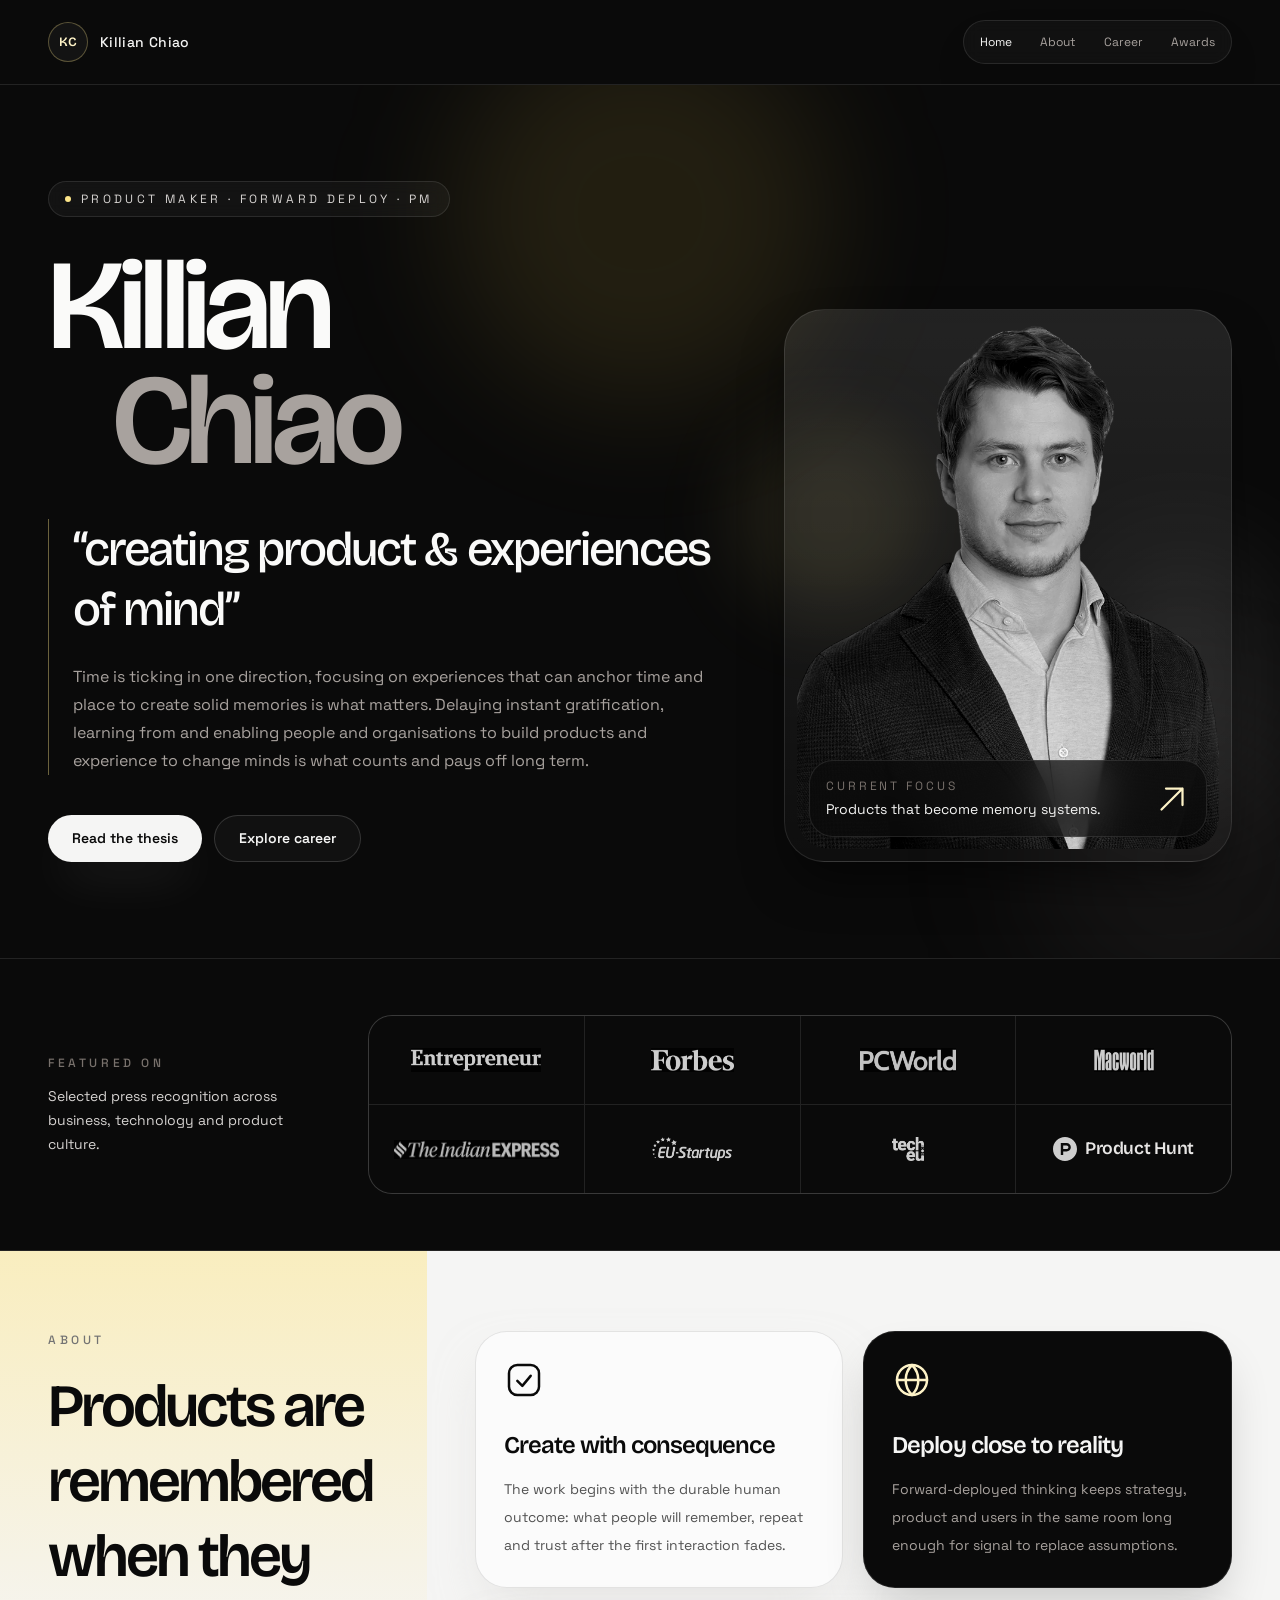
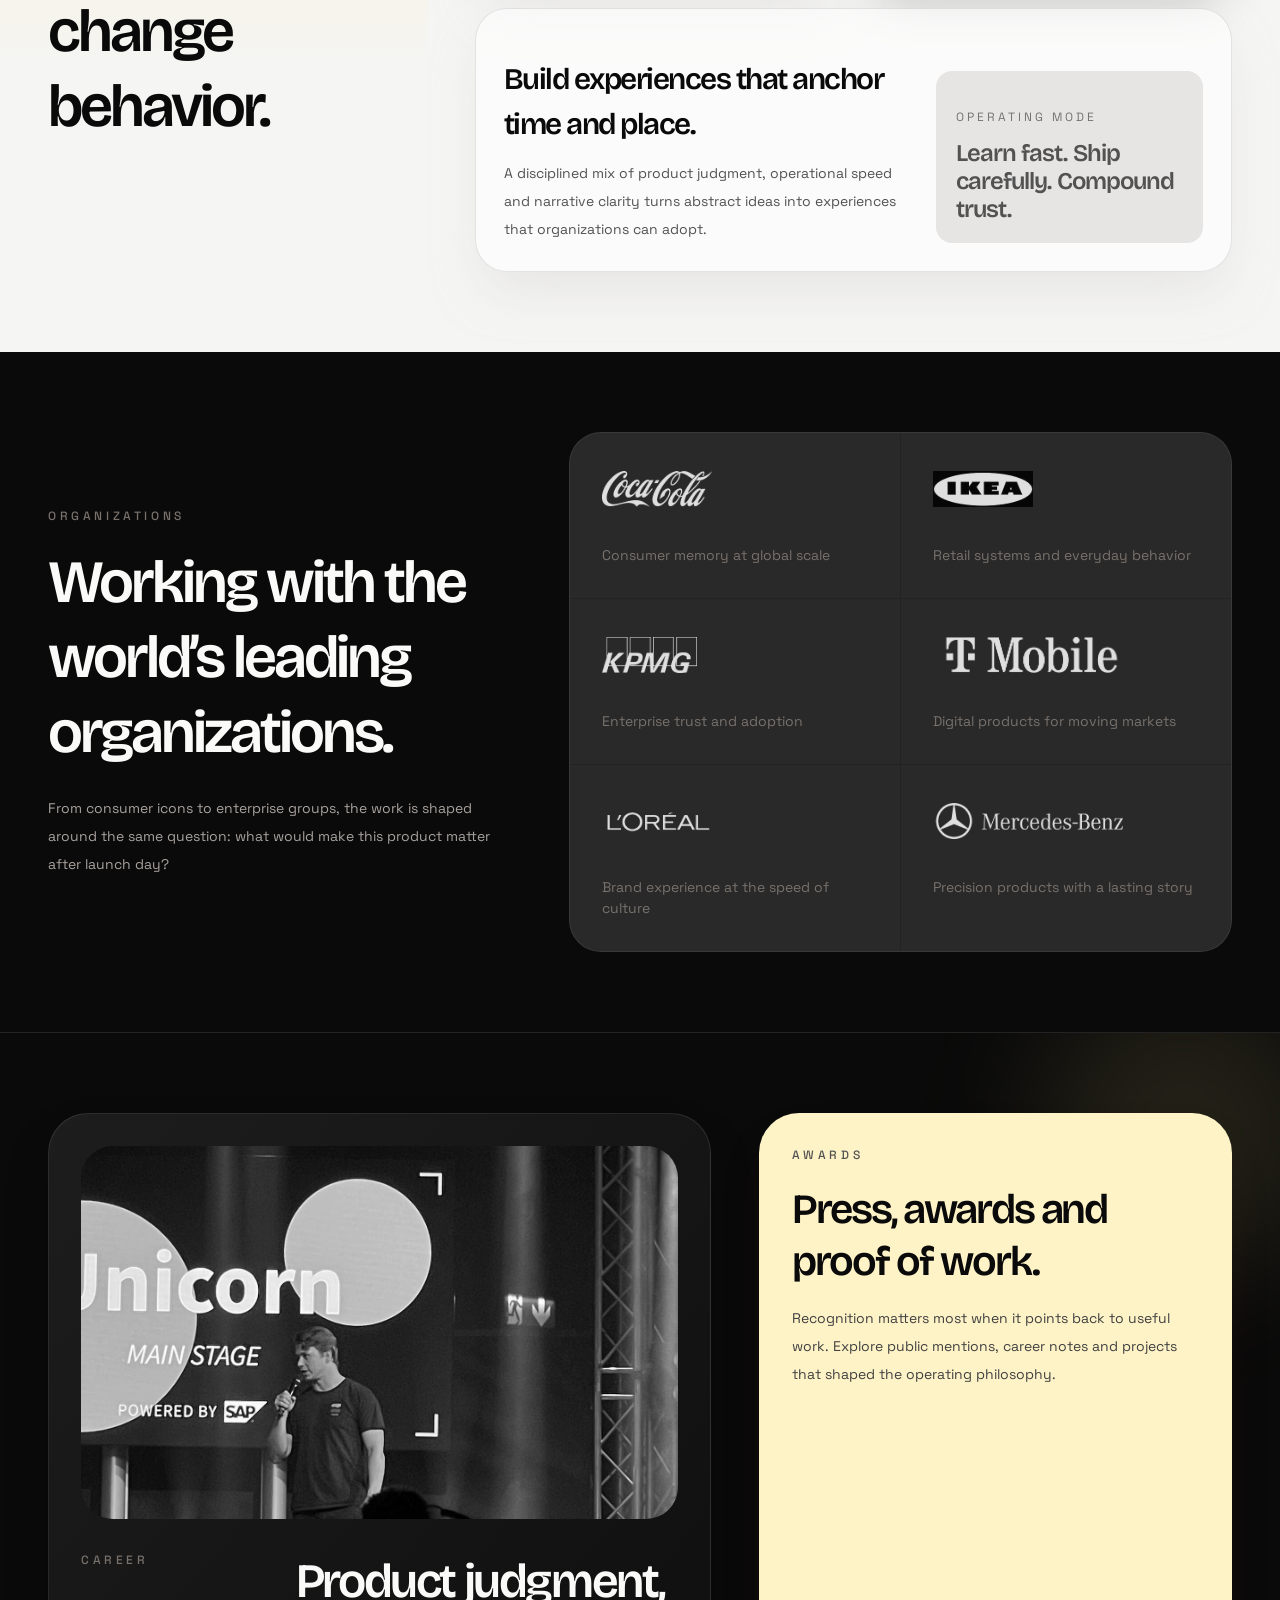
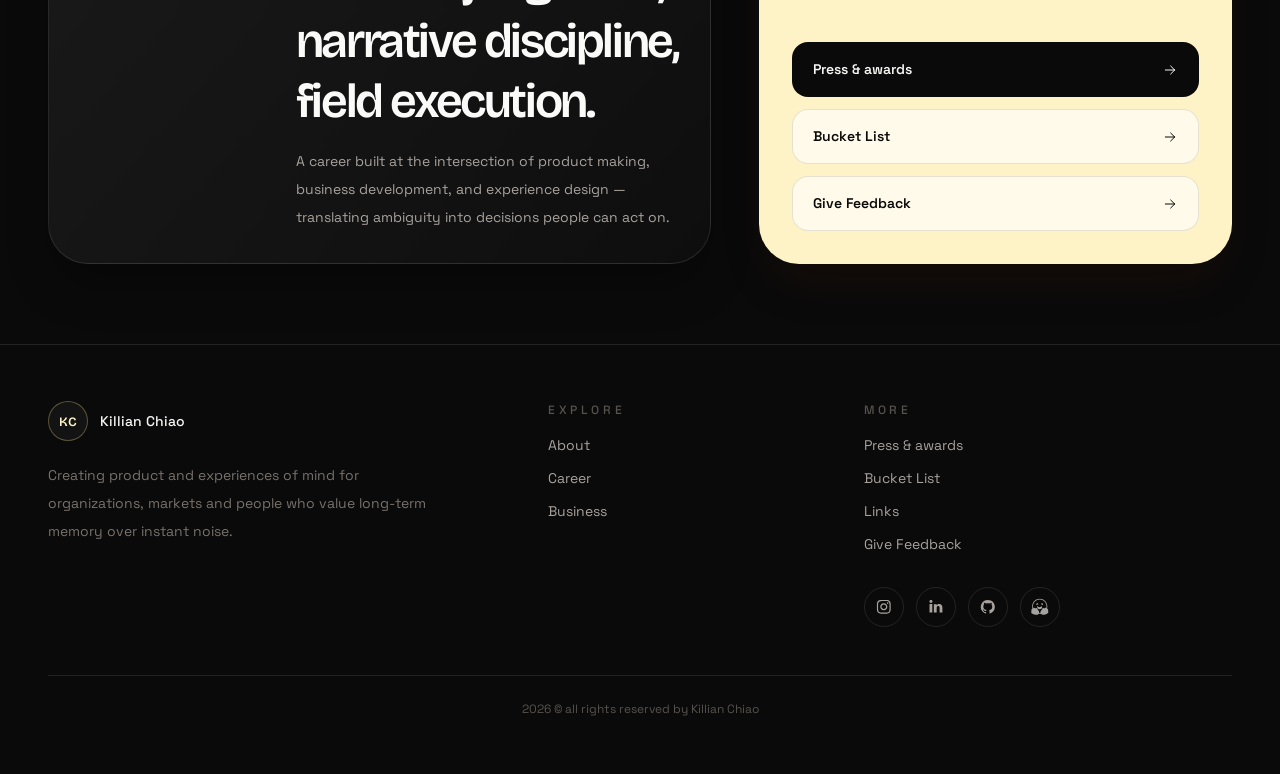
<file: index.html>
<!DOCTYPE html>
<html lang="en">
<head>
    <meta charset="UTF-8">
    <meta name="viewport" content="width=device-width, initial-scale=1.0">
    <title>Killian Chiao</title>
    <meta name="description" content="Killian Chiao — founder and product builder working with the world's leading organizations, including Coca-Cola, IKEA, KPMG, T-Mobile, L'Oreal and Mercedes.">
    <meta name="author" content="Killian Chiao">
    <link rel="canonical" href="https://killianchiao.com/">
    <link rel="icon" href="/favicon.svg" type="image/svg+xml">
    <link rel="apple-touch-icon" href="/apple-touch-icon.png">
    <link rel="alternate" type="text/markdown" href="/llms.txt" title="Plain-text version for AI agents">

    <meta property="og:type" content="profile">
    <meta property="og:site_name" content="Killian Chiao">
    <meta property="og:title" content="Killian Chiao">
    <meta property="og:description" content="Killian Chiao — founder and product builder working with the world's leading organizations, including Coca-Cola, IKEA, KPMG, T-Mobile, L'Oreal and Mercedes.">
    <meta property="og:url" content="https://killianchiao.com/">
    <meta property="og:image" content="https://killianchiao.com/og-image.jpg">
    <meta property="og:image:width" content="1200">
    <meta property="og:image:height" content="630">
    <meta name="twitter:card" content="summary_large_image">
    <meta name="twitter:title" content="Killian Chiao">
    <meta name="twitter:description" content="Killian Chiao — founder and product builder working with the world's leading organizations, including Coca-Cola, IKEA, KPMG, T-Mobile, L'Oreal and Mercedes.">
    <meta name="twitter:image" content="https://killianchiao.com/og-image.jpg">
    <script type="application/ld+json">
    {
      "@context": "https://schema.org",
      "@type": "Person",
      "name": "Killian Chiao",
      "url": "https://killianchiao.com/",
      "image": "https://killianchiao.com/og-image.jpg",
      "jobTitle": "Senior Product Manager, App",
      "worksFor": {
        "@type": "Organization",
        "name": "Art Basel"
      },
      "address": {
        "@type": "PostalAddress",
        "addressLocality": "Zurich",
        "addressCountry": "CH"
      },
      "alumniOf": {
        "@type": "CollegeOrUniversity",
        "name": "EHL Hospitality Business School"
      },
      "knowsLanguage": [
        "en",
        "no"
      ],
      "award": [
        "Forbes 30 Under 30 Switzerland (2022)",
        "EU-Startups Summit 2023 Pitch Competition Winner",
        "Google Play Best Apps for Good — Honorable Mention (2022)",
        "Product Hunt #1 Product of the Day"
      ],
      "sameAs": [
        "https://www.linkedin.com/in/killianchi",
        "https://github.com/Killianchi",
        "https://www.instagram.com/killianchi/",
        "https://huggingface.co/Killianchi"
      ]
    }
    </script>
    <link rel="preconnect" href="https://fonts.googleapis.com">
    <link rel="preconnect" href="https://fonts.gstatic.com" crossorigin>
    <link href="https://fonts.googleapis.com/css2?family=Space+Grotesk:wght@400;500;600&family=Bricolage+Grotesque:opsz,wght@12..96,500;12..96,600&display=swap" rel="stylesheet">
    <link rel="stylesheet" href="styles.css">
</head>
<body>
    <!-- Nav -->
    <nav class="site-nav">
        <div class="nav-id">
            <a href="index.html" class="monogram" aria-label="Killian Chiao — home">KC</a>
            <span class="nav-wordmark">Killian Chiao</span>
        </div>
        <div class="nav-pills">
            <a href="index.html" class="active">Home</a>
            <a href="about.html">About</a>
            <a href="career.html">Career</a>
            <a href="awards.html">Awards</a>
        </div>
    </nav>

    <!-- Hero -->
    <header class="section hero">
        <div class="glow" style="top:-4rem; left:50%; margin-left:-12rem; width:24rem; height:24rem; background:rgba(252,211,77,0.10);"></div>
        <div class="glow" style="bottom:-4rem; right:-4rem; width:20rem; height:20rem; background:rgba(120,113,108,0.10);"></div>
        <div class="inner">
            <div class="hero-grid">
                <div class="reveal-item">
                    <span class="hero-badge"><span class="dot"></span>Product maker &middot; Forward deploy &middot; PM</span>
                    <h1 class="hero-name">Killian<span class="line2">Chiao</span></h1>
                    <div class="hero-quote">
                        <p class="pull">&ldquo;creating product &amp; experiences of mind&rdquo;</p>
                        <p class="lede">Time is ticking in one direction, focusing on experiences that can anchor time and place to create solid memories is what matters. Delaying instant gratification, learning from and enabling people and organisations to build products and experience to change minds is what counts and pays off long term.</p>
                    </div>
                    <div class="hero-ctas">
                        <a href="#about" class="btn btn-primary">Read the thesis</a>
                        <a href="career.html" class="btn btn-secondary">Explore career</a>
                    </div>
                </div>
                <div class="hero-visual reveal-item">
                    <div class="glow" style="left:-3rem; top:20%; width:12rem; height:12rem; background:rgba(253,230,138,0.10); filter:blur(40px);"></div>
                    <div class="glow" style="right:-2rem; bottom:10%; width:10rem; height:16rem; background:rgba(255,255,255,0.10);"></div>
                    <div class="hero-frame">
                        <img src="assets/images/portrait.webp" alt="Portrait of Killian Chiao" width="1568" height="1767" fetchpriority="high" decoding="async" />
                        <div class="hero-chip">
                            <div>
                                <p class="label">Current focus</p>
                                <p class="value">Products that become memory systems.</p>
                            </div>
                            <svg viewBox="0 0 24 24" fill="none" stroke="currentColor" stroke-width="1.5" stroke-linecap="round" stroke-linejoin="round" aria-hidden="true"><path d="M5 19L19 5M19 5H8M19 5V16"/></svg>
                        </div>
                    </div>
                </div>
            </div>
        </div>
    </header>

    <!-- Press strip -->
    <section class="section press">
        <div class="inner press-grid">
            <div class="press-copy reveal-item">
                <p class="eyebrow">Featured on</p>
                <p class="sub">Selected press recognition across business, technology and product culture.</p>
            </div>
            <div class="hairline-grid press-tiles reveal-item">
                    <a href="https://www.entrepreneur.com/science-technology/the-trick-to-boosting-productivity-an-ai-powered-social/487090" target="_blank" rel="noopener" aria-label="Entrepreneur"><img src="assets/images/logos/entrepreneur.png" alt="Entrepreneur" width="482" height="90" loading="lazy" decoding="async" /></a>
                    <a href="https://www.forbes.at/artikel/killian-fjellbakk.html" target="_blank" rel="noopener" aria-label="Forbes"><img src="assets/images/logos/forbes.png" alt="Forbes" width="243" height="90" loading="lazy" decoding="async" /></a>
                    <a href="https://shop.pcworld.com/sales/zario-pro-ios-plan-lifetime-subscription" target="_blank" rel="noopener" aria-label="PCWorld"><img src="assets/images/logos/pcworld.png" alt="PCWorld" width="426" height="90" loading="lazy" decoding="async" /></a>
                    <a href="https://shop.macworld.com/sales/zario-pro-ios-plan-lifetime-subscription" target="_blank" rel="noopener" aria-label="Macworld"><img src="assets/images/logos/macworld.png" alt="Macworld" width="222" height="90" loading="lazy" decoding="async" /></a>
                    <div><img src="assets/images/logos/indianexpress.png" alt="The Indian Express" width="799" height="90" loading="lazy" decoding="async" /></div>
                    <a href="https://www.eu-startups.com/2023/04/introducing-zario-the-winner-of-the-eu-startups-summit-2023-pitch-competition/" target="_blank" rel="noopener" aria-label="EU-Startups"><img src="assets/images/logos/eustartups.png" alt="EU-Startups" width="301" height="90" loading="lazy" decoding="async" /></a>
                    <a href="https://tech.eu/2025/04/15/a-co-founder-swiped-on-grindr-in-a-client-meeting-now-he-s-sharing-his-entire-google-history/" target="_blank" rel="noopener" aria-label="Tech.eu"><img src="assets/images/logos/techeu.png" alt="Tech.eu" width="121" height="90" loading="lazy" decoding="async" /></a>
                    <a href="https://www.producthunt.com/products/zario" target="_blank" rel="noopener" aria-label="Product Hunt"><img src="assets/images/logos/producthunt.svg" alt="Product Hunt" width="24" height="24" loading="lazy" decoding="async" /><span class="ph-word">Product Hunt</span></a>
            </div>
        </div>
    </section>

    <!-- About / thesis -->
    <section class="section about" id="about">
        <div class="about-wash"></div>
        <div class="inner about-grid">
            <div class="reveal-item">
                <p class="eyebrow">About</p>
                <h2>Products are remembered when they change behavior.</h2>
            </div>
            <div class="about-cards">
                <div class="card reveal-item">
                    <svg viewBox="0 0 24 24" fill="none" stroke="currentColor" stroke-width="1.5" stroke-linecap="round" stroke-linejoin="round" aria-hidden="true"><rect x="3" y="3" width="18" height="18" rx="5"/><path d="M8 12.5L11 15.5L16 9.5"/></svg>
                    <h3>Create with consequence</h3>
                    <p>The work begins with the durable human outcome: what people will remember, repeat and trust after the first interaction fades.</p>
                </div>
                <div class="card card-dark card-offset reveal-item">
                    <svg viewBox="0 0 24 24" fill="none" stroke="currentColor" stroke-width="1.5" stroke-linecap="round" stroke-linejoin="round" aria-hidden="true"><circle cx="12" cy="12" r="9"/><path d="M3 12H21M12 3C14.5 5.5 15.8 8.6 15.8 12C15.8 15.4 14.5 18.5 12 21C9.5 18.5 8.2 15.4 8.2 12C8.2 8.6 9.5 5.5 12 3Z"/></svg>
                    <h3>Deploy close to reality</h3>
                    <p>Forward-deployed thinking keeps strategy, product and users in the same room long enough for signal to replace assumptions.</p>
                </div>
                <div class="card card-span2 card-wide reveal-item">
                    <div class="card-wide-grid">
                        <div>
                            <h3>Build experiences that anchor time and place.</h3>
                            <p>A disciplined mix of product judgment, operational speed and narrative clarity turns abstract ideas into experiences that organizations can adopt.</p>
                        </div>
                        <div class="inset-panel">
                            <p class="label">Operating mode</p>
                            <p class="value">Learn fast. Ship carefully. Compound trust.</p>
                        </div>
                    </div>
                </div>
            </div>
        </div>
    </section>

    <!-- Organizations -->
    <section class="section orgs">
        <div class="inner orgs-grid">
            <div class="reveal-item">
                <p class="eyebrow">Organizations</p>
                <h2>Working with the world&rsquo;s leading organizations.</h2>
                <p class="sub">From consumer icons to enterprise groups, the work is shaped around the same question: what would make this product matter after launch day?</p>
            </div>
            <div class="hairline-grid org-tiles reveal-item">
                    <div>
                        <p class="logo"><img src="assets/images/gallery01/f4e6854a.png" alt="Coca-Cola" width="256" height="84" loading="lazy" decoding="async" /></p>
                        <p class="caption">Consumer memory at global scale</p>
                    </div>
                    <div>
                        <p class="logo"><img src="assets/images/gallery01/5c117a96.jpg" alt="IKEA" width="234" height="84" loading="lazy" decoding="async" /></p>
                        <p class="caption">Retail systems and everyday behavior</p>
                    </div>
                    <div>
                        <p class="logo"><img src="assets/images/gallery01/eae52f6d.png" alt="KPMG" width="220" height="84" loading="lazy" decoding="async" /></p>
                        <p class="caption">Enterprise trust and adoption</p>
                    </div>
                    <div>
                        <p class="logo"><img src="assets/images/gallery01/65ff3bac.png" alt="T-Mobile" width="403" height="74" loading="lazy" decoding="async" /></p>
                        <p class="caption">Digital products for moving markets</p>
                    </div>
                    <div>
                        <p class="logo"><img src="assets/images/gallery01/afd6f955.png" alt="L'Oréal" width="282" height="84" loading="lazy" decoding="async" /></p>
                        <p class="caption">Brand experience at the speed of culture</p>
                    </div>
                    <div>
                        <p class="logo"><img src="assets/images/gallery01/918f9e07.png" alt="Mercedes" width="444" height="84" loading="lazy" decoding="async" /></p>
                        <p class="caption">Precision products with a lasting story</p>
                    </div>
            </div>
        </div>
    </section>

    <!-- Career + Awards -->
    <section class="section career" id="career">
        <div class="glow" style="top:-3rem; right:-3rem; width:18rem; height:18rem; background:rgba(253,230,138,0.10);"></div>
        <div class="inner career-grid">
            <div class="career-card reveal-item">
                <img src="assets/images/image04.jpg" alt="Killian Chiao at work" width="1335" height="1780" loading="lazy" decoding="async" />
                <div class="career-card-copy">
                    <p class="eyebrow">Career</p>
                    <div>
                        <h2>Product judgment, narrative discipline, field execution.</h2>
                        <p class="sub">A career built at the intersection of product making, business development, and experience design &mdash; translating ambiguity into decisions people can act on.</p>
                    </div>
                </div>
            </div>
            <div class="awards-card reveal-item" id="awards">
                <div>
                    <p class="eyebrow">Awards</p>
                    <h3>Press, awards and proof of work.</h3>
                    <p class="sub">Recognition matters most when it points back to useful work. Explore public mentions, career notes and projects that shaped the operating philosophy.</p>
                </div>
                <div class="awards-links">
                    <a href="awards.html" class="link-row primary">Press &amp; awards <svg viewBox="0 0 24 24" fill="none" stroke="currentColor" stroke-width="1.5" stroke-linecap="round" stroke-linejoin="round" aria-hidden="true"><path d="M5 12H19M19 12L13 6M19 12L13 18"/></svg></a>
                    <a href="bucketlist.html" class="link-row ghost">Bucket List <svg viewBox="0 0 24 24" fill="none" stroke="currentColor" stroke-width="1.5" stroke-linecap="round" stroke-linejoin="round" aria-hidden="true"><path d="M5 12H19M19 12L13 6M19 12L13 18"/></svg></a>
                    <a href="#" class="link-row ghost">Give Feedback <svg viewBox="0 0 24 24" fill="none" stroke="currentColor" stroke-width="1.5" stroke-linecap="round" stroke-linejoin="round" aria-hidden="true"><path d="M5 12H19M19 12L13 6M19 12L13 18"/></svg></a>
                </div>
            </div>
        </div>
    </section>

    <!-- Footer -->
    <footer class="site-footer">
        <div class="footer-inner">
            <div class="footer-id">
                <div class="nav-id">
                    <a href="index.html" class="monogram" aria-label="Killian Chiao — home">KC</a>
                    <span style="font-size:.875rem; font-weight:500;">Killian Chiao</span>
                </div>
                <p>Creating product and experiences of mind for organizations, markets and people who value long-term memory over instant noise.</p>
            </div>
            <div class="footer-col">
                <p class="head">Explore</p>
                <nav>
                    <a href="about.html">About</a>
                    <a href="career.html">Career</a>
                    <a href="business.html">Business</a>
                </nav>
            </div>
            <div class="footer-col">
                <p class="head">More</p>
                <nav>
                    <a href="awards.html">Press &amp; awards</a>
                    <a href="bucketlist.html">Bucket List</a>
                    <a href="links.html">Links</a>
                    <a href="#">Give Feedback</a>
                </nav>
                <div class="footer-social">
                        <a href="https://www.instagram.com/killianchi/" aria-label="Instagram" target="_blank" rel="noopener"><svg viewBox="0 0 40 40" aria-hidden="true"><path d="M20,7c4.2,0,4.7,0,6.3,0.1c1.5,0.1,2.3,0.3,3,0.5C30,8,30.5,8.3,31.1,8.9c0.5,0.5,0.9,1.1,1.2,1.8c0.2,0.5,0.5,1.4,0.5,3C33,15.3,33,15.8,33,20s0,4.7-0.1,6.3c-0.1,1.5-0.3,2.3-0.5,3c-0.3,0.7-0.6,1.2-1.2,1.8c-0.5,0.5-1.1,0.9-1.8,1.2c-0.5,0.2-1.4,0.5-3,0.5C24.7,33,24.2,33,20,33s-4.7,0-6.3-0.1c-1.5-0.1-2.3-0.3-3-0.5C10,32,9.5,31.7,8.9,31.1C8.4,30.6,8,30,7.7,29.3c-0.2-0.5-0.5-1.4-0.5-3C7,24.7,7,24.2,7,20s0-4.7,0.1-6.3c0.1-1.5,0.3-2.3,0.5-3C8,10,8.3,9.5,8.9,8.9C9.4,8.4,10,8,10.7,7.7c0.5-0.2,1.4-0.5,3-0.5C15.3,7.1,15.8,7,20,7z M20,4.3c-4.3,0-4.8,0-6.5,0.1c-1.6,0-2.8,0.3-3.8,0.7C8.7,5.5,7.8,6,6.9,6.9C6,7.8,5.5,8.7,5.1,9.7c-0.4,1-0.6,2.1-0.7,3.8c-0.1,1.7-0.1,2.2-0.1,6.5s0,4.8,0.1,6.5c0,1.6,0.3,2.8,0.7,3.8c0.4,1,0.9,1.9,1.8,2.8c0.9,0.9,1.7,1.4,2.8,1.8c1,0.4,2.1,0.6,3.8,0.7c1.6,0.1,2.2,0.1,6.5,0.1s4.8,0,6.5-0.1c1.6-0.1,2.9-0.3,3.8-0.7c1-0.4,1.9-0.9,2.8-1.8c0.9-0.9,1.4-1.7,1.8-2.8c0.4-1,0.6-2.1,0.7-3.8c0.1-1.6,0.1-2.2,0.1-6.5s0-4.8-0.1-6.5c-0.1-1.6-0.3-2.9-0.7-3.8c-0.4-1-0.9-1.9-1.8-2.8c-0.9-0.9-1.7-1.4-2.8-1.8c-1-0.4-2.1-0.6-3.8-0.7C24.8,4.3,24.3,4.3,20,4.3L20,4.3L20,4.3z"/><path d="M20,11.9c-4.5,0-8.1,3.7-8.1,8.1s3.7,8.1,8.1,8.1s8.1-3.7,8.1-8.1S24.5,11.9,20,11.9z M20,25.2c-2.9,0-5.2-2.3-5.2-5.2s2.3-5.2,5.2-5.2s5.2,2.3,5.2,5.2S22.9,25.2,20,25.2z"/><path d="M30.6,11.6c0,1-0.8,1.9-1.9,1.9c-1,0-1.9-0.8-1.9-1.9s0.8-1.9,1.9-1.9C29.8,9.7,30.6,10.5,30.6,11.6z"/></svg></a>
                        <a href="https://www.linkedin.com/in/killianchi" aria-label="LinkedIn" target="_blank" rel="noopener"><svg viewBox="0 0 40 40" aria-hidden="true"><path d="M12.1,13.8v19.1H5.7V13.8C5.7,13.8,12.1,13.8,12.1,13.8z M12.5,7.9c0,0.9-0.3,1.7-1,2.4c-0.7,0.6-1.5,0.9-2.6,0.9h0c-1.1,0-1.9-0.3-2.5-0.9c-0.6-0.6-1-1.4-1-2.4c0-1,0.3-1.7,1-2.4S7.9,4.6,9,4.6s1.9,0.3,2.6,0.9S12.5,6.9,12.5,7.9z M35,22v11h-6.4V22.7c0-1.4-0.3-2.4-0.8-3.2c-0.5-0.8-1.3-1.1-2.4-1.1c-0.8,0-1.5,0.2-2,0.7c-0.5,0.4-1,1-1.2,1.7c-0.1,0.4-0.2,0.9-0.2,1.6v10.7h-6.4c0-5.1,0-9.3,0-12.5s0-5.1,0-5.7l0-0.9H22v2.8h0c0.3-0.4,0.5-0.8,0.8-1.1c0.3-0.3,0.6-0.6,1.1-1c0.5-0.4,1-0.6,1.7-0.8c0.7-0.2,1.4-0.3,2.2-0.3c2.2,0,4,0.7,5.3,2.2C34.4,17,35,19.1,35,22L35,22z"/></svg></a>
                        <a href="https://github.com/Killianchi" aria-label="GitHub" target="_blank" rel="noopener"><svg viewBox="0 0 40 40" aria-hidden="true"><path d="M36,20.3c0,3.5-1,6.6-3.1,9.4c-2,2.8-4.7,4.7-7.9,5.8c-0.4,0.1-0.6,0-0.8-0.1c-0.2-0.2-0.3-0.4-0.3-0.6v-4.4c0-1.3-0.4-2.3-1.1-3c0.8-0.1,1.5-0.2,2.1-0.4c0.6-0.2,1.3-0.4,2-0.8c0.7-0.4,1.2-0.8,1.7-1.4c0.5-0.5,0.8-1.3,1.1-2.2s0.4-2,0.4-3.1c0-1.7-0.5-3.1-1.6-4.3c0.5-1.3,0.5-2.7-0.2-4.2c-0.4-0.1-1,0-1.7,0.2c-0.7,0.3-1.4,0.6-1.9,0.9L24,12.5c-1.3-0.4-2.6-0.5-4-0.5s-2.7,0.2-4,0.5c-0.2-0.2-0.5-0.3-0.9-0.6c-0.4-0.2-0.9-0.5-1.7-0.8c-0.8-0.3-1.4-0.4-1.8-0.3c-0.6,1.6-0.7,3-0.1,4.2c-1.1,1.2-1.6,2.6-1.6,4.3c0,1.2,0.1,2.2,0.4,3.1s0.6,1.6,1.1,2.2s1,1,1.7,1.4c0.7,0.4,1.3,0.6,2,0.8c0.6,0.2,1.3,0.3,2.1,0.4c-0.6,0.5-0.9,1.2-1,2.1c-0.3,0.1-0.6,0.2-0.9,0.3c-0.3,0.1-0.7,0.1-1.2,0.1c-0.5,0-0.9-0.1-1.4-0.4c-0.5-0.3-0.8-0.7-1.2-1.3c-0.3-0.4-0.6-0.8-1-1.1c-0.4-0.3-0.8-0.4-1-0.5L9,26.5c-0.3,0-0.5,0-0.6,0.1c-0.1,0.1-0.1,0.1-0.1,0.2c0,0.1,0.1,0.2,0.2,0.3c0.1,0.1,0.2,0.2,0.3,0.2l0.1,0.1c0.3,0.1,0.6,0.4,0.9,0.8s0.5,0.7,0.7,1.1l0.2,0.5c0.2,0.5,0.5,1,0.9,1.3c0.4,0.3,0.9,0.5,1.4,0.6c0.5,0.1,1,0.1,1.4,0.1c0.5,0,0.9,0,1.2-0.1l0.5-0.1c0,0.5,0,1.1,0,1.9c0,0.7,0,1.1,0,1.1c0,0.2-0.1,0.5-0.3,0.6c-0.2,0.2-0.5,0.2-0.8,0.1c-3.2-1.1-5.8-3-7.9-5.8S4,23.8,4,20.3c0-2.9,0.7-5.6,2.1-8S9.5,7.8,12,6.4s5.1-2.1,8-2.1s5.6,0.7,8,2.1s4.4,3.4,5.8,5.8S36,17.4,36,20.3L36,20.3z"/></svg></a>
                        <a href="https://huggingface.co/Killianchi" aria-label="Hugging Face" target="_blank" rel="noopener"><svg viewBox="0 0 40 40" aria-hidden="true"><path d="M39.4,29.5c0.1,0.4,0.2,1.3-0.4,2.1c0.4,0.7,0.5,1.5,0.2,2.2c-0.5,1-1.6,1.8-3.8,2.7c-1.4,0.5-2.6,0.9-2.6,0.9c-1.6,0.4-3.2,0.7-4.8,0.7c-2.3,0-4.1-0.7-5.2-1.9c-0.9,0.2-1.9,0.3-2.9,0.3c-0.9,0-1.8-0.1-2.7-0.2c-1.1,1.3-2.8,1.9-5.2,1.9c-1.6,0-3.3-0.3-4.8-0.7c0,0-1.3-0.4-2.6-0.9c-2.2-0.9-3.3-1.7-3.8-2.7c-0.3-0.7-0.3-1.6,0.2-2.2c-0.6-0.9-0.5-1.7-0.4-2.1C0.7,29,1,28.5,1.4,28.2c-0.6-1-0.5-2.3,0.4-3.1c0.4-0.5,1.1-0.7,1.7-0.7c0,0,0,0,0,0C3,22.7,2.7,21,2.7,19.2c0-9.6,7.7-17.3,17.2-17.3c9.5,0,17.2,7.7,17.2,17.3c0,1.8-0.3,3.5-0.8,5.2c0.1,0,0.2,0,0.2,0c0.7,0,1.3,0.3,1.7,0.7c0.8,0.8,0.9,2.1,0.4,3.1C39,28.5,39.3,29,39.4,29.5z M19.9,3.6c-8.5,0-15.4,6.9-15.4,15.5c0,1.3,0.1,2.5,0.4,3.6c0.4-0.5,1.1-0.8,1.8-0.8c0.6,0,1.2,0.2,1.8,0.6c0.4,0.3,0.8,0.7,1.3,1.3c0.5-0.7,1.2-1.1,2-1.1c1.5,0,2.4,1.3,2.8,2.5c0.2,0.4,1,2.2,2.2,3.5c1.9,1.9,2.3,3.8,1.4,5.9c0.6,0.1,1.1,0.1,1.7,0.1c0.6,0,1.3,0,1.9-0.1c-0.9-2.1-0.4-4,1.4-5.9c1.2-1.2,2.1-3.1,2.2-3.5c0.3-1.2,1.3-2.5,2.8-2.5c0.8,0,1.6,0.4,2,1.1c0.4-0.6,0.9-1,1.3-1.3c0.5-0.4,1.1-0.6,1.8-0.6c0.6,0,1.2,0.2,1.6,0.7c0.2-1.1,0.4-2.3,0.4-3.4C35.3,10.6,28.4,3.6,19.9,3.6z M26.3,16c-0.6,0.3-0.8-0.9-1.4-1.1c-0.5-0.2-1.4,0.7-1.6,0.1c-0.6-1.1-0.2-2.4,0.9-3c1.1-0.6,2.4-0.2,3,0.9C27.7,14.1,27.3,15.4,26.3,16z M25.5,19.7c0,2-1.4,5.9-5.8,5.9c-4.4,0-5.8-3.9-5.8-5.9c0-2,2.6,1.1,5.8,1.1c1.5,0,2.9-0.7,3.9-1.2C24.8,19,25.5,18.7,25.5,19.7z M16.1,15.1c-0.3,0.5-1.1-0.3-1.6-0.1c-0.6,0.2-0.8,1.4-1.4,1.1c-1.1-0.6-1.5-1.9-0.9-3c0.6-1.1,1.9-1.5,3-0.9C16.3,12.6,16.7,14,16.1,15.1z"/></svg></a>
                </div>
            </div>
        </div>
        <div class="footer-bottom">2026 &copy; all rights reserved by Killian Chiao</div>
    </footer>

    <script>
    (function () {
        if (window.matchMedia('(prefers-reduced-motion: reduce)').matches) {
            document.querySelectorAll('.reveal-item').forEach(function (el) { el.classList.add('revealed'); });
            return;
        }
        var io = new IntersectionObserver(function (entries) {
            entries.forEach(function (e) {
                if (e.isIntersecting) { e.target.classList.add('revealed'); io.unobserve(e.target); }
            });
        }, { threshold: 0.12 });
        document.querySelectorAll('.reveal-item').forEach(function (el) { io.observe(el); });
    })();
    </script>
</body>
</html>
</file>
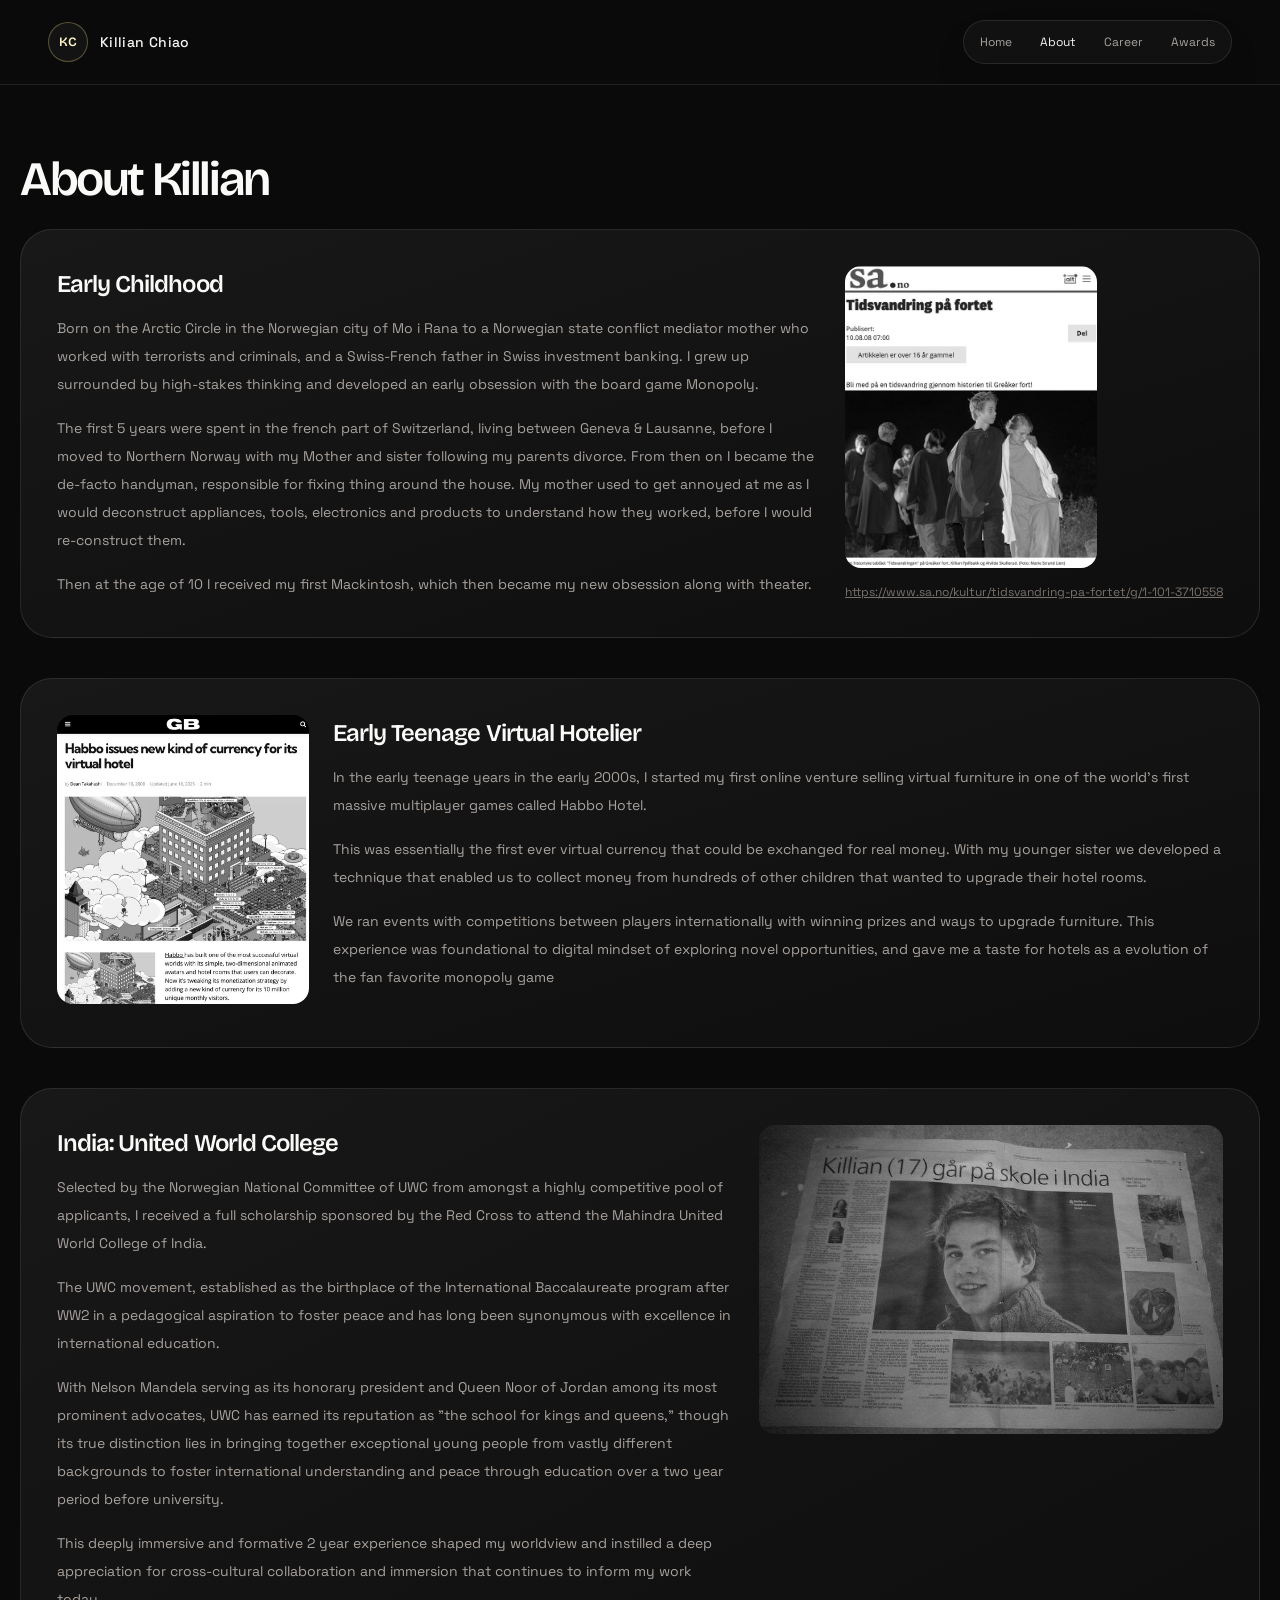
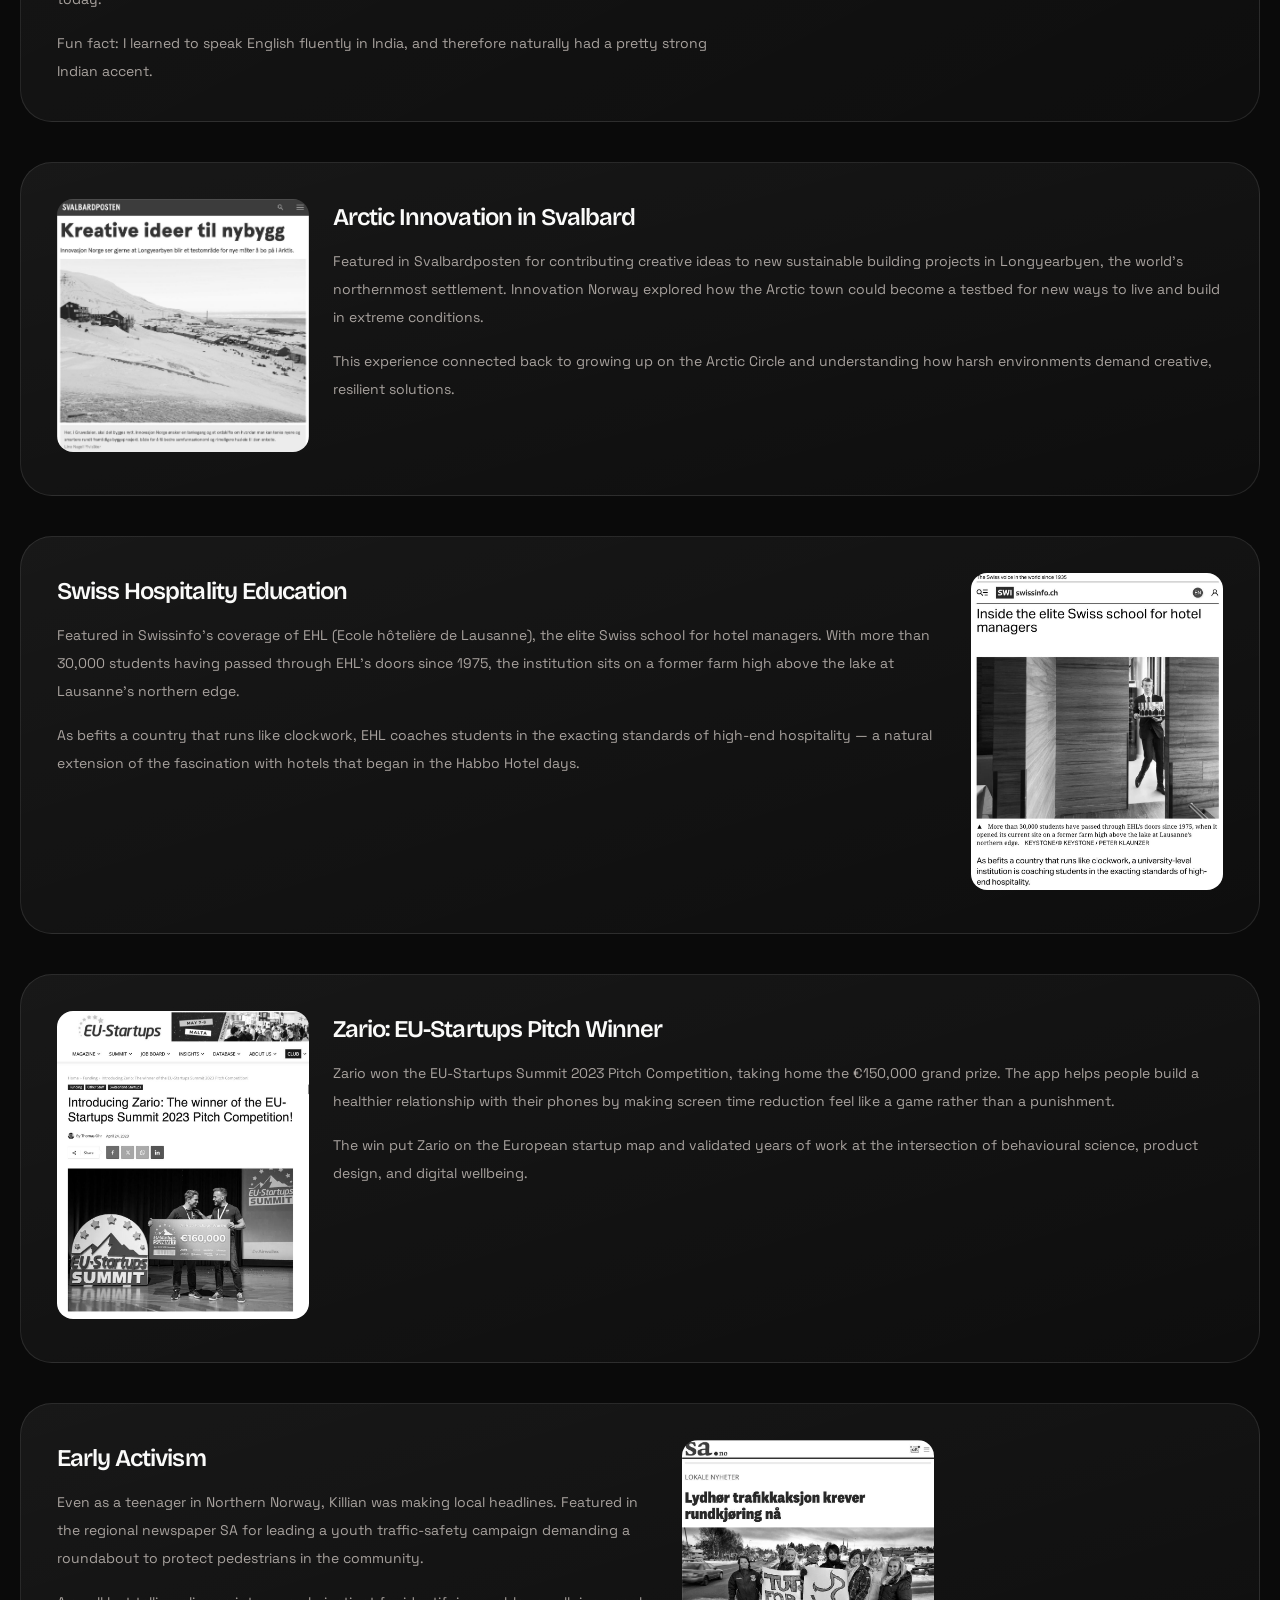
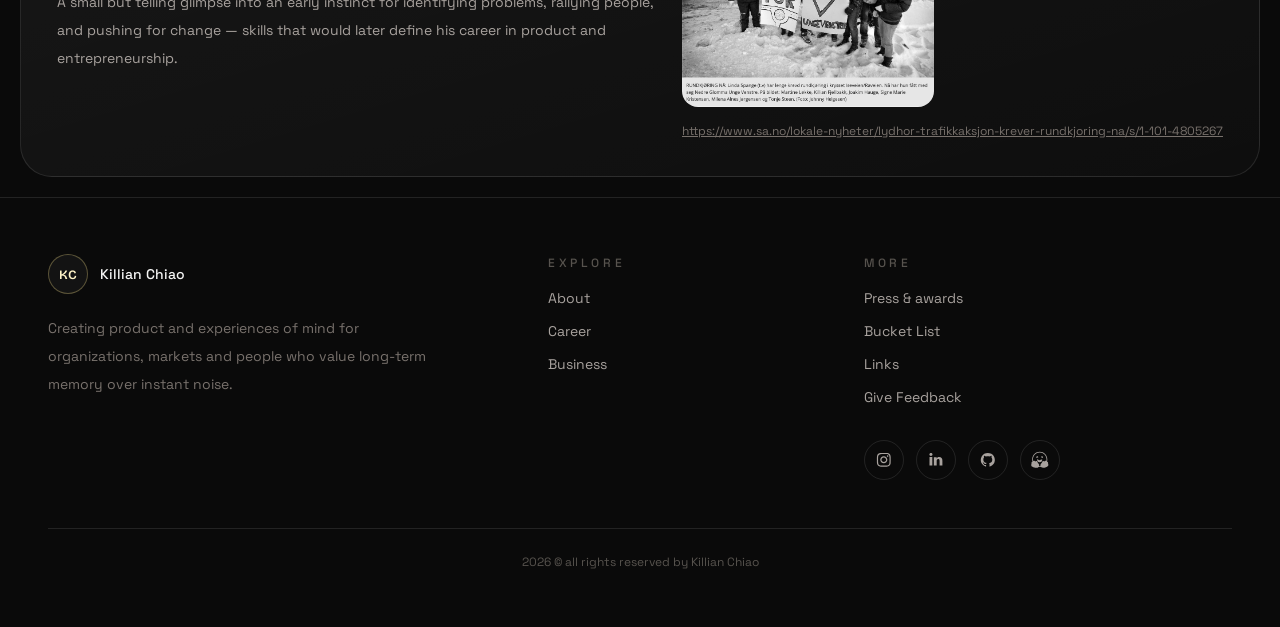
<file: about.html>
<!DOCTYPE html>
<html lang="en">
<head>
    <meta charset="UTF-8">
    <meta name="viewport" content="width=device-width, initial-scale=1.0">
    <title>About - Killian Chiao</title>
    <meta name="description" content="Born on the Arctic Circle, raised between Switzerland and Northern Norway. From trading virtual currency as a teenager to building products and companies.">
    <meta name="author" content="Killian Chiao">
    <link rel="canonical" href="https://killianchiao.com/about.html">
    <link rel="icon" href="/favicon.svg" type="image/svg+xml">
    <link rel="apple-touch-icon" href="/apple-touch-icon.png">
    <link rel="alternate" type="text/markdown" href="/llms.txt" title="Plain-text version for AI agents">

    <meta property="og:type" content="website">
    <meta property="og:site_name" content="Killian Chiao">
    <meta property="og:title" content="About Killian Chiao">
    <meta property="og:description" content="Born on the Arctic Circle, raised between Switzerland and Northern Norway. From trading virtual currency as a teenager to building products and companies.">
    <meta property="og:url" content="https://killianchiao.com/about.html">
    <meta property="og:image" content="https://killianchiao.com/og-image.jpg">
    <meta property="og:image:width" content="1200">
    <meta property="og:image:height" content="630">
    <meta name="twitter:card" content="summary_large_image">
    <meta name="twitter:title" content="About Killian Chiao">
    <meta name="twitter:description" content="Born on the Arctic Circle, raised between Switzerland and Northern Norway. From trading virtual currency as a teenager to building products and companies.">
    <meta name="twitter:image" content="https://killianchiao.com/og-image.jpg">
    <link rel="preconnect" href="https://fonts.googleapis.com">
    <link rel="preconnect" href="https://fonts.gstatic.com" crossorigin>
    <link href="https://fonts.googleapis.com/css2?family=Space+Grotesk:wght@400;500;600&family=Bricolage+Grotesque:opsz,wght@12..96,500;12..96,600&display=swap" rel="stylesheet">
    <link rel="stylesheet" href="styles.css">
</head>
<body>
    <nav class="site-nav">
        <div class="nav-id">
            <a href="index.html" class="monogram" aria-label="Killian Chiao — home">KC</a>
            <span class="nav-wordmark">Killian Chiao</span>
        </div>
        <div class="nav-pills">
            <a href="index.html">Home</a>
            <a href="about.html" class="active">About</a>
            <a href="career.html">Career</a>
            <a href="awards.html">Awards</a>
        </div>
    </nav>

    <main class="page-main">


                    <h1 class="page-title">About Killian</h1>

                    <!-- Early Childhood -->
                    <div class="content-container">
                        <div class="wrapper">
                            <div class="cols">
                                <div class="col">
                                    <p class="subsection-title">Early Childhood</p>
                                    <div class="body-text">
                                        <span class="p">Born on the Arctic Circle in the Norwegian city of Mo i Rana to a Norwegian state conflict mediator mother who worked with terrorists and criminals, and a Swiss-French father in Swiss investment banking. I grew up surrounded by high-stakes thinking and developed an early obsession with the board game Monopoly.</span>
                                        <span class="p">The first 5 years were spent in the french part of Switzerland, living between Geneva &amp; Lausanne, before I moved to Northern Norway with my Mother and sister following my parents divorce. From then on I became the de-facto handyman, responsible for fixing thing around the house. My mother used to get annoyed at me as I would deconstruct appliances, tools, electronics and products to understand how they worked, before I would re-construct them.</span>
                                        <span class="p">Then at the age of 10 I received my first Mackintosh, which then became my new obsession along with theater.</span>
                                    </div>
                                </div>
                                <div class="col-fixed">
                                    <div class="about-image about-image-childhood">
                                        <span class="frame">
                                            <img src="assets/images/image05.jpg" alt="Young Killian performing in a historical theater production at Greaker Fort, Norway" width="626" height="751" loading="lazy" decoding="async" />
                                        </span>
                                    </div>
                                    <div class="link-small">
                                        <a href="https://www.sa.no/kultur/tidsvandring-pa-fortet/g/1-101-3710558" target="_blank" rel="noopener">https://www.sa.no/kultur/tidsvandring-pa-fortet/g/1-101-3710558</a>
                                    </div>
                                </div>
                            </div>
                        </div>
                    </div>

                    <hr class="section-divider">

                    <!-- Habbo Hotel -->
                    <div class="content-container">
                        <div class="wrapper">
                            <div class="cols">
                                <div class="col-fixed">
                                    <div class="about-image about-image-childhood">
                                        <a href="https://gamesbeat.com/habbo-issues-new-kind-of-currency-for-its-virtual-hotel/" class="frame" target="_blank" rel="noopener">
                                            <img src="assets/images/image09.jpg" alt="GamesBeat article: Habbo issues new kind of currency for its virtual hotel" title="Habbo Hotel" width="944" height="1082" loading="lazy" decoding="async" />
                                        </a>
                                    </div>
                                </div>
                                <div class="col">
                                    <p class="subsection-title">Early Teenage Virtual Hotelier</p>
                                    <div class="body-text">
                                        <span class="p">In the early teenage years in the early 2000s, I started my first online venture selling virtual furniture in one of the world's first massive multiplayer games called Habbo Hotel.</span>
                                        <span class="p">This was essentially the first ever virtual currency that could be exchanged for real money. With my younger sister we developed a technique that enabled us to collect money from hundreds of other children that wanted to upgrade their hotel rooms.</span>
                                        <span class="p">We ran events with competitions between players internationally with winning prizes and ways to upgrade furniture. This experience was foundational to digital mindset of exploring novel opportunities, and gave me a taste for hotels as a evolution of the fan favorite monopoly game</span>
                                    </div>
                                </div>
                            </div>
                        </div>
                    </div>

                    <hr class="section-divider">

                    <!-- UWC India -->
                    <div class="content-container">
                        <div class="wrapper">
                            <div class="cols">
                                <div class="col">
                                    <p class="subsection-title">India: United World College</p>
                                    <div class="body-text">
                                        <span class="p">Selected by the Norwegian National Committee of UWC from amongst a highly competitive pool of applicants, I received a full scholarship sponsored by the Red Cross to attend the Mahindra United World College of India.</span>
                                        <span class="p">The UWC movement, established as the birthplace of the International Baccalaureate program after WW2 in a pedagogical aspiration to foster peace and has long been synonymous with excellence in international education.</span>
                                        <span class="p">With Nelson Mandela serving as its honorary president and Queen Noor of Jordan among its most prominent advocates, UWC has earned its reputation as "the school for kings and queens," though its true distinction lies in bringing together exceptional young people from vastly different backgrounds to foster international understanding and peace through education over a two year period before university.</span>
                                        <span class="p">This deeply immersive and formative 2 year experience shaped my worldview and instilled a deep appreciation for cross-cultural collaboration and immersion that continues to inform my work today.</span>
                                        <span class="p">Fun fact: I learned to speak English fluently in India, and therefore naturally had a pretty strong Indian accent.</span>
                                    </div>
                                </div>
                                <div class="col-fixed">
                                    <div class="about-image about-image-uwc">
                                        <span class="frame">
                                            <img src="assets/images/image07.jpg" alt="Norwegian newspaper feature: Killian (17) goes to school in India - coverage of his time at Mahindra United World College" width="720" height="480" loading="lazy" decoding="async" />
                                        </span>
                                    </div>
                                </div>
                            </div>
                        </div>
                    </div>

                    <hr class="section-divider">

                    <!-- Svalbard / Arctic Innovation -->
                    <div class="content-container">
                        <div class="wrapper">
                            <div class="cols">
                                <div class="col-fixed">
                                    <div class="about-image about-image-childhood">
                                        <span class="frame">
                                            <img src="assets/images/image08.jpg" alt="Svalbardposten article: Creative ideas for new buildings in Longyearbyen, Arctic Norway" width="1125" height="1131" loading="lazy" decoding="async" />
                                        </span>
                                    </div>
                                </div>
                                <div class="col">
                                    <p class="subsection-title">Arctic Innovation in Svalbard</p>
                                    <div class="body-text">
                                        <span class="p">Featured in Svalbardposten for contributing creative ideas to new sustainable building projects in Longyearbyen, the world's northernmost settlement. Innovation Norway explored how the Arctic town could become a testbed for new ways to live and build in extreme conditions.</span>
                                        <span class="p">This experience connected back to growing up on the Arctic Circle and understanding how harsh environments demand creative, resilient solutions.</span>
                                    </div>
                                </div>
                            </div>
                        </div>
                    </div>

                    <hr class="section-divider">

                    <!-- Swiss Hotel School -->
                    <div class="content-container">
                        <div class="wrapper">
                            <div class="cols">
                                <div class="col">
                                    <p class="subsection-title">Swiss Hospitality Education</p>
                                    <div class="body-text">
                                        <span class="p">Featured in Swissinfo's coverage of EHL (Ecole h&ocirc;teli&egrave;re de Lausanne), the elite Swiss school for hotel managers. With more than 30,000 students having passed through EHL's doors since 1975, the institution sits on a former farm high above the lake at Lausanne's northern edge.</span>
                                        <span class="p">As befits a country that runs like clockwork, EHL coaches students in the exacting standards of high-end hospitality &mdash; a natural extension of the fascination with hotels that began in the Habbo Hotel days.</span>
                                    </div>
                                </div>
                                <div class="col-fixed">
                                    <div class="about-image about-image-childhood">
                                        <span class="frame">
                                            <img src="assets/images/image10.jpg" alt="Swissinfo article: Inside the elite Swiss school for hotel managers at EHL Lausanne" width="945" height="1187" loading="lazy" decoding="async" />
                                        </span>
                                    </div>
                                </div>
                            </div>
                        </div>
                    </div>

                    <hr class="section-divider">

                    <!-- Zario / EU Startups -->
                    <div class="content-container">
                        <div class="wrapper">
                            <div class="cols">
                                <div class="col-fixed">
                                    <div class="about-image about-image-childhood">
                                        <span class="frame">
                                            <img src="assets/images/image11.jpg" alt="EU-Startups article: Introducing Zario, winner of the EU-Startups Summit 2023 Pitch Competition" width="944" height="1153" loading="lazy" decoding="async" />
                                        </span>
                                    </div>
                                </div>
                                <div class="col">
                                    <p class="subsection-title">Zario: EU-Startups Pitch Winner</p>
                                    <div class="body-text">
                                        <span class="p">Zario won the EU-Startups Summit 2023 Pitch Competition, taking home the &euro;150,000 grand prize. The app helps people build a healthier relationship with their phones by making screen time reduction feel like a game rather than a punishment.</span>
                                        <span class="p">The win put Zario on the European startup map and validated years of work at the intersection of behavioural science, product design, and digital wellbeing.</span>
                                    </div>
                                </div>
                            </div>
                        </div>
                    </div>

                    <hr class="section-divider">

                    <!-- Local activism -->
                    <div class="content-container">
                        <div class="wrapper">
                            <div class="cols">
                                <div class="col">
                                    <p class="subsection-title">Early Activism</p>
                                    <div class="body-text">
                                        <span class="p">Even as a teenager in Northern Norway, Killian was making local headlines. Featured in the regional newspaper SA for leading a youth traffic-safety campaign demanding a roundabout to protect pedestrians in the community.</span>
                                        <span class="p">A small but telling glimpse into an early instinct for identifying problems, rallying people, and pushing for change &mdash; skills that would later define his career in product and entrepreneurship.</span>
                                    </div>
                                </div>
                                <div class="col-fixed">
                                    <div class="about-image about-image-childhood">
                                        <span class="frame">
                                            <img src="assets/images/image06.jpg" alt="Norwegian newspaper article: Young activists campaigning for a roundabout in a local traffic safety action" width="879" height="933" loading="lazy" decoding="async" />
                                        </span>
                                    </div>
                                    <div class="link-small">
                                        <a href="https://www.sa.no/lokale-nyheter/lydhor-trafikkaksjon-krever-rundkjoring-na/s/1-101-4805267" target="_blank" rel="noopener">https://www.sa.no/lokale-nyheter/lydhor-trafikkaksjon-krever-rundkjoring-na/s/1-101-4805267</a>
                                    </div>
                                </div>
                            </div>
                        </div>
                    </div>
    </main>

    <!-- Footer -->
    <footer class="site-footer">
        <div class="footer-inner">
            <div class="footer-id">
                <div class="nav-id">
                    <a href="index.html" class="monogram" aria-label="Killian Chiao — home">KC</a>
                    <span style="font-size:.875rem; font-weight:500;">Killian Chiao</span>
                </div>
                <p>Creating product and experiences of mind for organizations, markets and people who value long-term memory over instant noise.</p>
            </div>
            <div class="footer-col">
                <p class="head">Explore</p>
                <nav>
                    <a href="about.html">About</a>
                    <a href="career.html">Career</a>
                    <a href="business.html">Business</a>
                </nav>
            </div>
            <div class="footer-col">
                <p class="head">More</p>
                <nav>
                    <a href="awards.html">Press &amp; awards</a>
                    <a href="bucketlist.html">Bucket List</a>
                    <a href="links.html">Links</a>
                    <a href="#">Give Feedback</a>
                </nav>
                <div class="footer-social">
                        <a href="https://www.instagram.com/killianchi/" aria-label="Instagram" target="_blank" rel="noopener"><svg viewBox="0 0 40 40" aria-hidden="true"><path d="M20,7c4.2,0,4.7,0,6.3,0.1c1.5,0.1,2.3,0.3,3,0.5C30,8,30.5,8.3,31.1,8.9c0.5,0.5,0.9,1.1,1.2,1.8c0.2,0.5,0.5,1.4,0.5,3C33,15.3,33,15.8,33,20s0,4.7-0.1,6.3c-0.1,1.5-0.3,2.3-0.5,3c-0.3,0.7-0.6,1.2-1.2,1.8c-0.5,0.5-1.1,0.9-1.8,1.2c-0.5,0.2-1.4,0.5-3,0.5C24.7,33,24.2,33,20,33s-4.7,0-6.3-0.1c-1.5-0.1-2.3-0.3-3-0.5C10,32,9.5,31.7,8.9,31.1C8.4,30.6,8,30,7.7,29.3c-0.2-0.5-0.5-1.4-0.5-3C7,24.7,7,24.2,7,20s0-4.7,0.1-6.3c0.1-1.5,0.3-2.3,0.5-3C8,10,8.3,9.5,8.9,8.9C9.4,8.4,10,8,10.7,7.7c0.5-0.2,1.4-0.5,3-0.5C15.3,7.1,15.8,7,20,7z M20,4.3c-4.3,0-4.8,0-6.5,0.1c-1.6,0-2.8,0.3-3.8,0.7C8.7,5.5,7.8,6,6.9,6.9C6,7.8,5.5,8.7,5.1,9.7c-0.4,1-0.6,2.1-0.7,3.8c-0.1,1.7-0.1,2.2-0.1,6.5s0,4.8,0.1,6.5c0,1.6,0.3,2.8,0.7,3.8c0.4,1,0.9,1.9,1.8,2.8c0.9,0.9,1.7,1.4,2.8,1.8c1,0.4,2.1,0.6,3.8,0.7c1.6,0.1,2.2,0.1,6.5,0.1s4.8,0,6.5-0.1c1.6-0.1,2.9-0.3,3.8-0.7c1-0.4,1.9-0.9,2.8-1.8c0.9-0.9,1.4-1.7,1.8-2.8c0.4-1,0.6-2.1,0.7-3.8c0.1-1.6,0.1-2.2,0.1-6.5s0-4.8-0.1-6.5c-0.1-1.6-0.3-2.9-0.7-3.8c-0.4-1-0.9-1.9-1.8-2.8c-0.9-0.9-1.7-1.4-2.8-1.8c-1-0.4-2.1-0.6-3.8-0.7C24.8,4.3,24.3,4.3,20,4.3L20,4.3L20,4.3z"/><path d="M20,11.9c-4.5,0-8.1,3.7-8.1,8.1s3.7,8.1,8.1,8.1s8.1-3.7,8.1-8.1S24.5,11.9,20,11.9z M20,25.2c-2.9,0-5.2-2.3-5.2-5.2s2.3-5.2,5.2-5.2s5.2,2.3,5.2,5.2S22.9,25.2,20,25.2z"/><path d="M30.6,11.6c0,1-0.8,1.9-1.9,1.9c-1,0-1.9-0.8-1.9-1.9s0.8-1.9,1.9-1.9C29.8,9.7,30.6,10.5,30.6,11.6z"/></svg></a>
                        <a href="https://www.linkedin.com/in/killianchi" aria-label="LinkedIn" target="_blank" rel="noopener"><svg viewBox="0 0 40 40" aria-hidden="true"><path d="M12.1,13.8v19.1H5.7V13.8C5.7,13.8,12.1,13.8,12.1,13.8z M12.5,7.9c0,0.9-0.3,1.7-1,2.4c-0.7,0.6-1.5,0.9-2.6,0.9h0c-1.1,0-1.9-0.3-2.5-0.9c-0.6-0.6-1-1.4-1-2.4c0-1,0.3-1.7,1-2.4S7.9,4.6,9,4.6s1.9,0.3,2.6,0.9S12.5,6.9,12.5,7.9z M35,22v11h-6.4V22.7c0-1.4-0.3-2.4-0.8-3.2c-0.5-0.8-1.3-1.1-2.4-1.1c-0.8,0-1.5,0.2-2,0.7c-0.5,0.4-1,1-1.2,1.7c-0.1,0.4-0.2,0.9-0.2,1.6v10.7h-6.4c0-5.1,0-9.3,0-12.5s0-5.1,0-5.7l0-0.9H22v2.8h0c0.3-0.4,0.5-0.8,0.8-1.1c0.3-0.3,0.6-0.6,1.1-1c0.5-0.4,1-0.6,1.7-0.8c0.7-0.2,1.4-0.3,2.2-0.3c2.2,0,4,0.7,5.3,2.2C34.4,17,35,19.1,35,22L35,22z"/></svg></a>
                        <a href="https://github.com/Killianchi" aria-label="GitHub" target="_blank" rel="noopener"><svg viewBox="0 0 40 40" aria-hidden="true"><path d="M36,20.3c0,3.5-1,6.6-3.1,9.4c-2,2.8-4.7,4.7-7.9,5.8c-0.4,0.1-0.6,0-0.8-0.1c-0.2-0.2-0.3-0.4-0.3-0.6v-4.4c0-1.3-0.4-2.3-1.1-3c0.8-0.1,1.5-0.2,2.1-0.4c0.6-0.2,1.3-0.4,2-0.8c0.7-0.4,1.2-0.8,1.7-1.4c0.5-0.5,0.8-1.3,1.1-2.2s0.4-2,0.4-3.1c0-1.7-0.5-3.1-1.6-4.3c0.5-1.3,0.5-2.7-0.2-4.2c-0.4-0.1-1,0-1.7,0.2c-0.7,0.3-1.4,0.6-1.9,0.9L24,12.5c-1.3-0.4-2.6-0.5-4-0.5s-2.7,0.2-4,0.5c-0.2-0.2-0.5-0.3-0.9-0.6c-0.4-0.2-0.9-0.5-1.7-0.8c-0.8-0.3-1.4-0.4-1.8-0.3c-0.6,1.6-0.7,3-0.1,4.2c-1.1,1.2-1.6,2.6-1.6,4.3c0,1.2,0.1,2.2,0.4,3.1s0.6,1.6,1.1,2.2s1,1,1.7,1.4c0.7,0.4,1.3,0.6,2,0.8c0.6,0.2,1.3,0.3,2.1,0.4c-0.6,0.5-0.9,1.2-1,2.1c-0.3,0.1-0.6,0.2-0.9,0.3c-0.3,0.1-0.7,0.1-1.2,0.1c-0.5,0-0.9-0.1-1.4-0.4c-0.5-0.3-0.8-0.7-1.2-1.3c-0.3-0.4-0.6-0.8-1-1.1c-0.4-0.3-0.8-0.4-1-0.5L9,26.5c-0.3,0-0.5,0-0.6,0.1c-0.1,0.1-0.1,0.1-0.1,0.2c0,0.1,0.1,0.2,0.2,0.3c0.1,0.1,0.2,0.2,0.3,0.2l0.1,0.1c0.3,0.1,0.6,0.4,0.9,0.8s0.5,0.7,0.7,1.1l0.2,0.5c0.2,0.5,0.5,1,0.9,1.3c0.4,0.3,0.9,0.5,1.4,0.6c0.5,0.1,1,0.1,1.4,0.1c0.5,0,0.9,0,1.2-0.1l0.5-0.1c0,0.5,0,1.1,0,1.9c0,0.7,0,1.1,0,1.1c0,0.2-0.1,0.5-0.3,0.6c-0.2,0.2-0.5,0.2-0.8,0.1c-3.2-1.1-5.8-3-7.9-5.8S4,23.8,4,20.3c0-2.9,0.7-5.6,2.1-8S9.5,7.8,12,6.4s5.1-2.1,8-2.1s5.6,0.7,8,2.1s4.4,3.4,5.8,5.8S36,17.4,36,20.3L36,20.3z"/></svg></a>
                        <a href="https://huggingface.co/Killianchi" aria-label="Hugging Face" target="_blank" rel="noopener"><svg viewBox="0 0 40 40" aria-hidden="true"><path d="M39.4,29.5c0.1,0.4,0.2,1.3-0.4,2.1c0.4,0.7,0.5,1.5,0.2,2.2c-0.5,1-1.6,1.8-3.8,2.7c-1.4,0.5-2.6,0.9-2.6,0.9c-1.6,0.4-3.2,0.7-4.8,0.7c-2.3,0-4.1-0.7-5.2-1.9c-0.9,0.2-1.9,0.3-2.9,0.3c-0.9,0-1.8-0.1-2.7-0.2c-1.1,1.3-2.8,1.9-5.2,1.9c-1.6,0-3.3-0.3-4.8-0.7c0,0-1.3-0.4-2.6-0.9c-2.2-0.9-3.3-1.7-3.8-2.7c-0.3-0.7-0.3-1.6,0.2-2.2c-0.6-0.9-0.5-1.7-0.4-2.1C0.7,29,1,28.5,1.4,28.2c-0.6-1-0.5-2.3,0.4-3.1c0.4-0.5,1.1-0.7,1.7-0.7c0,0,0,0,0,0C3,22.7,2.7,21,2.7,19.2c0-9.6,7.7-17.3,17.2-17.3c9.5,0,17.2,7.7,17.2,17.3c0,1.8-0.3,3.5-0.8,5.2c0.1,0,0.2,0,0.2,0c0.7,0,1.3,0.3,1.7,0.7c0.8,0.8,0.9,2.1,0.4,3.1C39,28.5,39.3,29,39.4,29.5z M19.9,3.6c-8.5,0-15.4,6.9-15.4,15.5c0,1.3,0.1,2.5,0.4,3.6c0.4-0.5,1.1-0.8,1.8-0.8c0.6,0,1.2,0.2,1.8,0.6c0.4,0.3,0.8,0.7,1.3,1.3c0.5-0.7,1.2-1.1,2-1.1c1.5,0,2.4,1.3,2.8,2.5c0.2,0.4,1,2.2,2.2,3.5c1.9,1.9,2.3,3.8,1.4,5.9c0.6,0.1,1.1,0.1,1.7,0.1c0.6,0,1.3,0,1.9-0.1c-0.9-2.1-0.4-4,1.4-5.9c1.2-1.2,2.1-3.1,2.2-3.5c0.3-1.2,1.3-2.5,2.8-2.5c0.8,0,1.6,0.4,2,1.1c0.4-0.6,0.9-1,1.3-1.3c0.5-0.4,1.1-0.6,1.8-0.6c0.6,0,1.2,0.2,1.6,0.7c0.2-1.1,0.4-2.3,0.4-3.4C35.3,10.6,28.4,3.6,19.9,3.6z M26.3,16c-0.6,0.3-0.8-0.9-1.4-1.1c-0.5-0.2-1.4,0.7-1.6,0.1c-0.6-1.1-0.2-2.4,0.9-3c1.1-0.6,2.4-0.2,3,0.9C27.7,14.1,27.3,15.4,26.3,16z M25.5,19.7c0,2-1.4,5.9-5.8,5.9c-4.4,0-5.8-3.9-5.8-5.9c0-2,2.6,1.1,5.8,1.1c1.5,0,2.9-0.7,3.9-1.2C24.8,19,25.5,18.7,25.5,19.7z M16.1,15.1c-0.3,0.5-1.1-0.3-1.6-0.1c-0.6,0.2-0.8,1.4-1.4,1.1c-1.1-0.6-1.5-1.9-0.9-3c0.6-1.1,1.9-1.5,3-0.9C16.3,12.6,16.7,14,16.1,15.1z"/></svg></a>
                </div>
            </div>
        </div>
        <div class="footer-bottom">2026 &copy; all rights reserved by Killian Chiao</div>
    </footer>

    <script>
    (function () {
        if (window.matchMedia('(prefers-reduced-motion: reduce)').matches) {
            document.querySelectorAll('.reveal-item').forEach(function (el) { el.classList.add('revealed'); });
            return;
        }
        var io = new IntersectionObserver(function (entries) {
            entries.forEach(function (e) {
                if (e.isIntersecting) { e.target.classList.add('revealed'); io.unobserve(e.target); }
            });
        }, { threshold: 0.12 });
        document.querySelectorAll('.reveal-item').forEach(function (el) { io.observe(el); });
    })();
    </script>
</body>
</html>
</file>
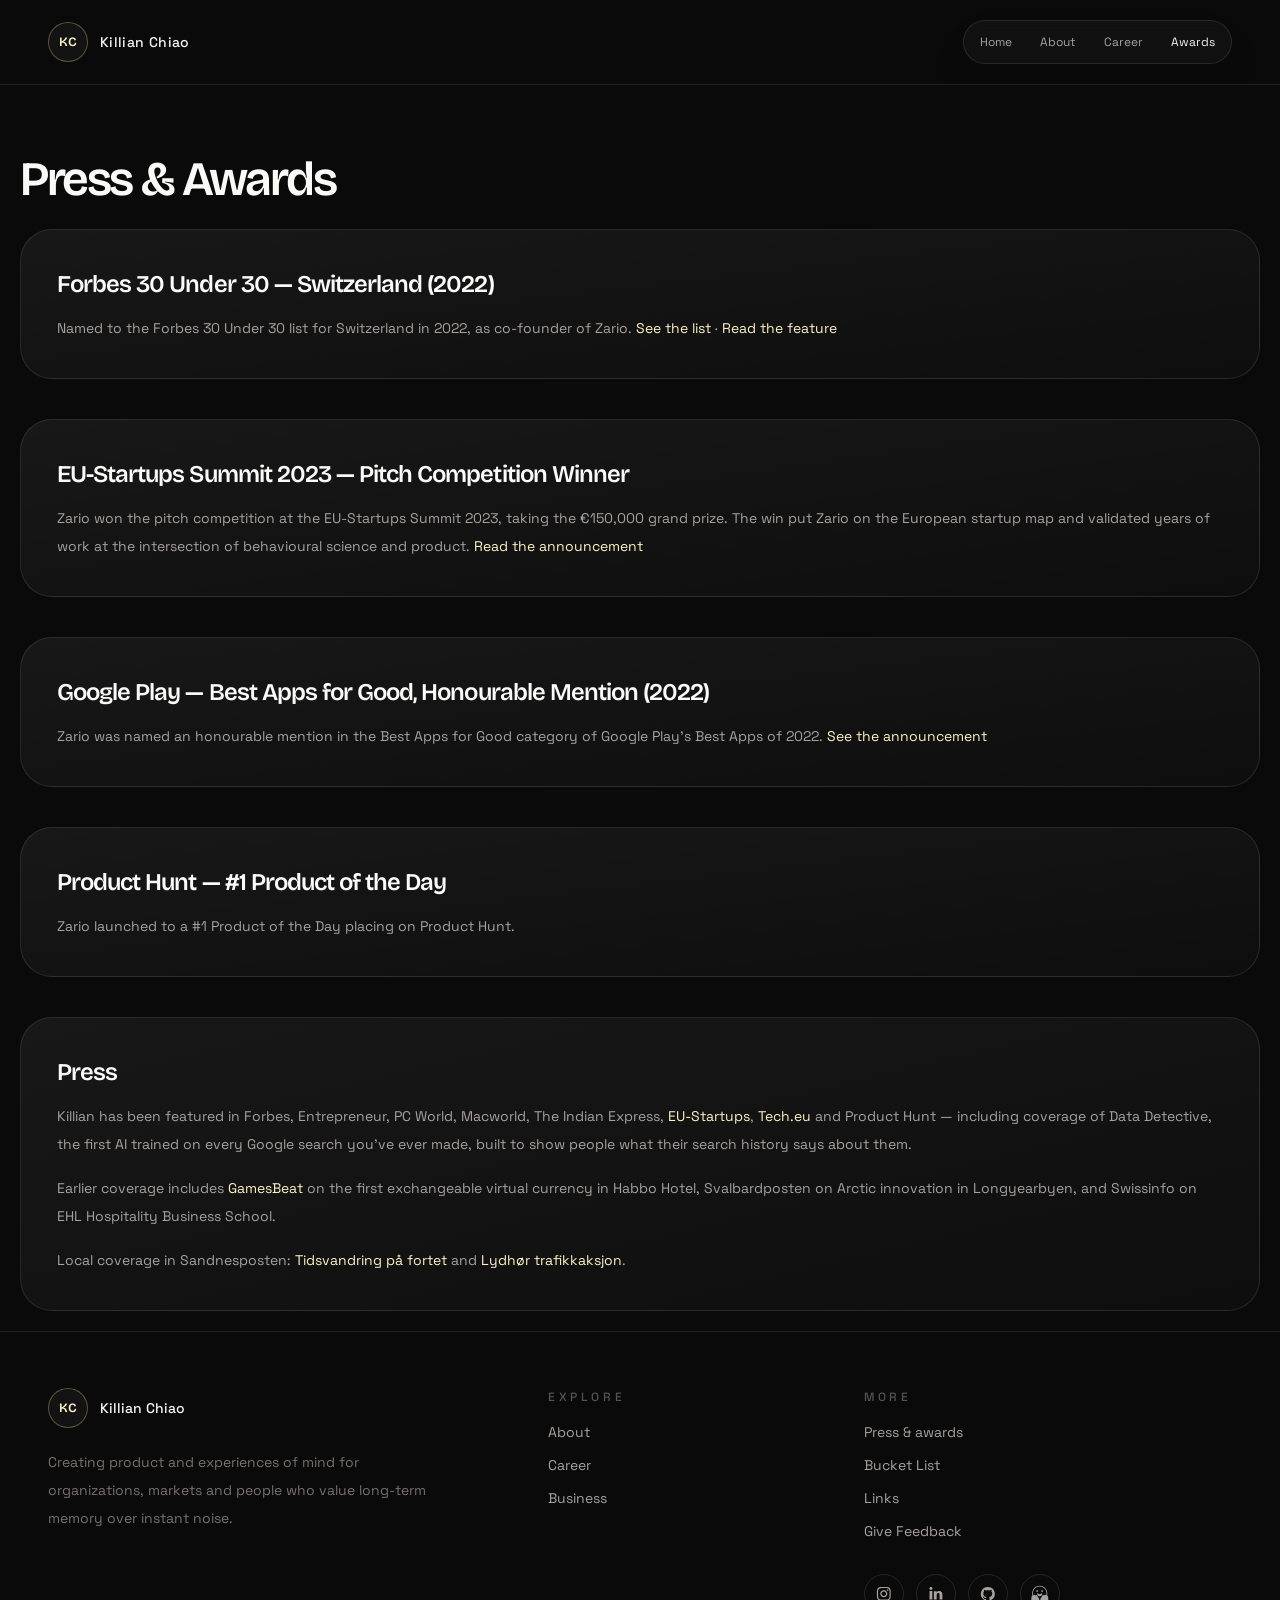
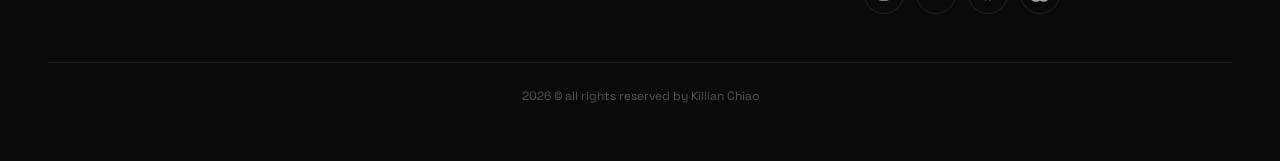
<file: awards.html>
<!DOCTYPE html>
<html lang="en">
<head>
    <meta charset="UTF-8">
    <meta name="viewport" content="width=device-width, initial-scale=1.0">
    <title>Press & Awards - Killian Chiao</title>
    <meta name="description" content="Awards and press for Killian Chiao — Forbes 30 Under 30 Switzerland, EU-Startups Summit 2023 winner, Google Play Best Apps for Good honourable mention, and Product Hunt #1.">
    <meta name="author" content="Killian Chiao">
    <link rel="canonical" href="https://killianchiao.com/awards.html">
    <link rel="icon" href="/favicon.svg" type="image/svg+xml">
    <link rel="apple-touch-icon" href="/apple-touch-icon.png">
    <link rel="alternate" type="text/markdown" href="/llms.txt" title="Plain-text version for AI agents">

    <meta property="og:type" content="website">
    <meta property="og:site_name" content="Killian Chiao">
    <meta property="og:title" content="Press & Awards - Killian Chiao">
    <meta property="og:description" content="Awards and press for Killian Chiao — Forbes 30 Under 30 Switzerland, EU-Startups Summit 2023 winner, Google Play Best Apps for Good honourable mention, and Product Hunt #1.">
    <meta property="og:url" content="https://killianchiao.com/awards.html">
    <meta property="og:image" content="https://killianchiao.com/og-image.jpg">
    <meta property="og:image:width" content="1200">
    <meta property="og:image:height" content="630">
    <meta name="twitter:card" content="summary_large_image">
    <meta name="twitter:title" content="Press & Awards - Killian Chiao">
    <meta name="twitter:description" content="Awards and press for Killian Chiao — Forbes 30 Under 30 Switzerland, EU-Startups Summit 2023 winner, Google Play Best Apps for Good honourable mention, and Product Hunt #1.">
    <meta name="twitter:image" content="https://killianchiao.com/og-image.jpg">
    <link rel="preconnect" href="https://fonts.googleapis.com">
    <link rel="preconnect" href="https://fonts.gstatic.com" crossorigin>
    <link href="https://fonts.googleapis.com/css2?family=Space+Grotesk:wght@400;500;600&family=Bricolage+Grotesque:opsz,wght@12..96,500;12..96,600&display=swap" rel="stylesheet">
    <link rel="stylesheet" href="styles.css">
</head>
<body>
    <nav class="site-nav">
        <div class="nav-id">
            <a href="index.html" class="monogram" aria-label="Killian Chiao — home">KC</a>
            <span class="nav-wordmark">Killian Chiao</span>
        </div>
        <div class="nav-pills">
            <a href="index.html">Home</a>
            <a href="about.html">About</a>
            <a href="career.html">Career</a>
            <a href="awards.html" class="active">Awards</a>
        </div>
    </nav>

    <main class="page-main">


                    <h1 class="page-title">Press & Awards</h1>

                    <div class="content-container">
                        <div class="wrapper">
                            <div class="cols">
                                <div class="col">
                                    <p class="subsection-title">Forbes 30 Under 30 &mdash; Switzerland (2022)</p>
                                    <div class="body-text">
                                        <span class="p">Named to the Forbes 30 Under 30 list for Switzerland in 2022, as co-founder of Zario. <a href="https://forbes.swiss/30-under-30-2022" target="_blank" rel="noopener">See the list</a> &middot; <a href="https://www.forbes.at/artikel/killian-fjellbakk.html" target="_blank" rel="noopener">Read the feature</a></span>
                                    </div>
                                </div>
                            </div>
                        </div>
                    </div>

                    <hr class="section-divider">

                    <div class="content-container">
                        <div class="wrapper">
                            <div class="cols">
                                <div class="col">
                                    <p class="subsection-title">EU-Startups Summit 2023 &mdash; Pitch Competition Winner</p>
                                    <div class="body-text">
                                        <span class="p">Zario won the pitch competition at the EU-Startups Summit 2023, taking the &euro;150,000 grand prize. The win put Zario on the European startup map and validated years of work at the intersection of behavioural science and product. <a href="https://www.eu-startups.com/2023/04/introducing-zario-the-winner-of-the-eu-startups-summit-2023-pitch-competition/" target="_blank" rel="noopener">Read the announcement</a></span>
                                    </div>
                                </div>
                            </div>
                        </div>
                    </div>

                    <hr class="section-divider">

                    <div class="content-container">
                        <div class="wrapper">
                            <div class="cols">
                                <div class="col">
                                    <p class="subsection-title">Google Play &mdash; Best Apps for Good, Honourable Mention (2022)</p>
                                    <div class="body-text">
                                        <span class="p">Zario was named an honourable mention in the Best Apps for Good category of Google Play&rsquo;s Best Apps of 2022. <a href="https://blog.google/products-and-platforms/platforms/google-play/google-plays-best-apps-and-games-of-2022/" target="_blank" rel="noopener">See the announcement</a></span>
                                    </div>
                                </div>
                            </div>
                        </div>
                    </div>

                    <hr class="section-divider">

                    <div class="content-container">
                        <div class="wrapper">
                            <div class="cols">
                                <div class="col">
                                    <p class="subsection-title">Product Hunt &mdash; #1 Product of the Day</p>
                                    <div class="body-text">
                                        <span class="p">Zario launched to a #1 Product of the Day placing on Product Hunt.</span>
                                    </div>
                                </div>
                            </div>
                        </div>
                    </div>

                    <hr class="section-divider">

                    <div class="content-container">
                        <div class="wrapper">
                            <div class="cols">
                                <div class="col">
                                    <p class="subsection-title">Press</p>
                                    <div class="body-text">
                                        <span class="p">Killian has been featured in Forbes, Entrepreneur, PC World, Macworld, The Indian Express, <a href="https://www.eu-startups.com/2023/04/introducing-zario-the-winner-of-the-eu-startups-summit-2023-pitch-competition/" target="_blank" rel="noopener">EU-Startups</a>, <a href="https://tech.eu/2025/04/15/a-co-founder-swiped-on-grindr-in-a-client-meeting-now-he-s-sharing-his-entire-google-history/" target="_blank" rel="noopener">Tech.eu</a> and Product Hunt &mdash; including coverage of Data Detective, the first AI trained on every Google search you&rsquo;ve ever made, built to show people what their search history says about them.</span>
                                        <span class="p">Earlier coverage includes <a href="https://gamesbeat.com/habbo-issues-new-kind-of-currency-for-its-virtual-hotel/" target="_blank" rel="noopener">GamesBeat</a> on the first exchangeable virtual currency in Habbo Hotel, Svalbardposten on Arctic innovation in Longyearbyen, and Swissinfo on EHL Hospitality Business School.</span>
                                        <span class="p">Local coverage in Sandnesposten: <a href="https://www.sa.no/kultur/tidsvandring-pa-fortet/g/1-101-3710558" target="_blank" rel="noopener">Tidsvandring p&aring; fortet</a> and <a href="https://www.sa.no/lokale-nyheter/lydhor-trafikkaksjon-krever-rundkjoring-na/s/1-101-4805267" target="_blank" rel="noopener">Lydh&oslash;r trafikkaksjon</a>.</span>
                                    </div>
                                </div>
                            </div>
                        </div>
                    </div>
    </main>

    <!-- Footer -->
    <footer class="site-footer">
        <div class="footer-inner">
            <div class="footer-id">
                <div class="nav-id">
                    <a href="index.html" class="monogram" aria-label="Killian Chiao — home">KC</a>
                    <span style="font-size:.875rem; font-weight:500;">Killian Chiao</span>
                </div>
                <p>Creating product and experiences of mind for organizations, markets and people who value long-term memory over instant noise.</p>
            </div>
            <div class="footer-col">
                <p class="head">Explore</p>
                <nav>
                    <a href="about.html">About</a>
                    <a href="career.html">Career</a>
                    <a href="business.html">Business</a>
                </nav>
            </div>
            <div class="footer-col">
                <p class="head">More</p>
                <nav>
                    <a href="awards.html">Press &amp; awards</a>
                    <a href="bucketlist.html">Bucket List</a>
                    <a href="links.html">Links</a>
                    <a href="#">Give Feedback</a>
                </nav>
                <div class="footer-social">
                        <a href="https://www.instagram.com/killianchi/" aria-label="Instagram" target="_blank" rel="noopener"><svg viewBox="0 0 40 40" aria-hidden="true"><path d="M20,7c4.2,0,4.7,0,6.3,0.1c1.5,0.1,2.3,0.3,3,0.5C30,8,30.5,8.3,31.1,8.9c0.5,0.5,0.9,1.1,1.2,1.8c0.2,0.5,0.5,1.4,0.5,3C33,15.3,33,15.8,33,20s0,4.7-0.1,6.3c-0.1,1.5-0.3,2.3-0.5,3c-0.3,0.7-0.6,1.2-1.2,1.8c-0.5,0.5-1.1,0.9-1.8,1.2c-0.5,0.2-1.4,0.5-3,0.5C24.7,33,24.2,33,20,33s-4.7,0-6.3-0.1c-1.5-0.1-2.3-0.3-3-0.5C10,32,9.5,31.7,8.9,31.1C8.4,30.6,8,30,7.7,29.3c-0.2-0.5-0.5-1.4-0.5-3C7,24.7,7,24.2,7,20s0-4.7,0.1-6.3c0.1-1.5,0.3-2.3,0.5-3C8,10,8.3,9.5,8.9,8.9C9.4,8.4,10,8,10.7,7.7c0.5-0.2,1.4-0.5,3-0.5C15.3,7.1,15.8,7,20,7z M20,4.3c-4.3,0-4.8,0-6.5,0.1c-1.6,0-2.8,0.3-3.8,0.7C8.7,5.5,7.8,6,6.9,6.9C6,7.8,5.5,8.7,5.1,9.7c-0.4,1-0.6,2.1-0.7,3.8c-0.1,1.7-0.1,2.2-0.1,6.5s0,4.8,0.1,6.5c0,1.6,0.3,2.8,0.7,3.8c0.4,1,0.9,1.9,1.8,2.8c0.9,0.9,1.7,1.4,2.8,1.8c1,0.4,2.1,0.6,3.8,0.7c1.6,0.1,2.2,0.1,6.5,0.1s4.8,0,6.5-0.1c1.6-0.1,2.9-0.3,3.8-0.7c1-0.4,1.9-0.9,2.8-1.8c0.9-0.9,1.4-1.7,1.8-2.8c0.4-1,0.6-2.1,0.7-3.8c0.1-1.6,0.1-2.2,0.1-6.5s0-4.8-0.1-6.5c-0.1-1.6-0.3-2.9-0.7-3.8c-0.4-1-0.9-1.9-1.8-2.8c-0.9-0.9-1.7-1.4-2.8-1.8c-1-0.4-2.1-0.6-3.8-0.7C24.8,4.3,24.3,4.3,20,4.3L20,4.3L20,4.3z"/><path d="M20,11.9c-4.5,0-8.1,3.7-8.1,8.1s3.7,8.1,8.1,8.1s8.1-3.7,8.1-8.1S24.5,11.9,20,11.9z M20,25.2c-2.9,0-5.2-2.3-5.2-5.2s2.3-5.2,5.2-5.2s5.2,2.3,5.2,5.2S22.9,25.2,20,25.2z"/><path d="M30.6,11.6c0,1-0.8,1.9-1.9,1.9c-1,0-1.9-0.8-1.9-1.9s0.8-1.9,1.9-1.9C29.8,9.7,30.6,10.5,30.6,11.6z"/></svg></a>
                        <a href="https://www.linkedin.com/in/killianchi" aria-label="LinkedIn" target="_blank" rel="noopener"><svg viewBox="0 0 40 40" aria-hidden="true"><path d="M12.1,13.8v19.1H5.7V13.8C5.7,13.8,12.1,13.8,12.1,13.8z M12.5,7.9c0,0.9-0.3,1.7-1,2.4c-0.7,0.6-1.5,0.9-2.6,0.9h0c-1.1,0-1.9-0.3-2.5-0.9c-0.6-0.6-1-1.4-1-2.4c0-1,0.3-1.7,1-2.4S7.9,4.6,9,4.6s1.9,0.3,2.6,0.9S12.5,6.9,12.5,7.9z M35,22v11h-6.4V22.7c0-1.4-0.3-2.4-0.8-3.2c-0.5-0.8-1.3-1.1-2.4-1.1c-0.8,0-1.5,0.2-2,0.7c-0.5,0.4-1,1-1.2,1.7c-0.1,0.4-0.2,0.9-0.2,1.6v10.7h-6.4c0-5.1,0-9.3,0-12.5s0-5.1,0-5.7l0-0.9H22v2.8h0c0.3-0.4,0.5-0.8,0.8-1.1c0.3-0.3,0.6-0.6,1.1-1c0.5-0.4,1-0.6,1.7-0.8c0.7-0.2,1.4-0.3,2.2-0.3c2.2,0,4,0.7,5.3,2.2C34.4,17,35,19.1,35,22L35,22z"/></svg></a>
                        <a href="https://github.com/Killianchi" aria-label="GitHub" target="_blank" rel="noopener"><svg viewBox="0 0 40 40" aria-hidden="true"><path d="M36,20.3c0,3.5-1,6.6-3.1,9.4c-2,2.8-4.7,4.7-7.9,5.8c-0.4,0.1-0.6,0-0.8-0.1c-0.2-0.2-0.3-0.4-0.3-0.6v-4.4c0-1.3-0.4-2.3-1.1-3c0.8-0.1,1.5-0.2,2.1-0.4c0.6-0.2,1.3-0.4,2-0.8c0.7-0.4,1.2-0.8,1.7-1.4c0.5-0.5,0.8-1.3,1.1-2.2s0.4-2,0.4-3.1c0-1.7-0.5-3.1-1.6-4.3c0.5-1.3,0.5-2.7-0.2-4.2c-0.4-0.1-1,0-1.7,0.2c-0.7,0.3-1.4,0.6-1.9,0.9L24,12.5c-1.3-0.4-2.6-0.5-4-0.5s-2.7,0.2-4,0.5c-0.2-0.2-0.5-0.3-0.9-0.6c-0.4-0.2-0.9-0.5-1.7-0.8c-0.8-0.3-1.4-0.4-1.8-0.3c-0.6,1.6-0.7,3-0.1,4.2c-1.1,1.2-1.6,2.6-1.6,4.3c0,1.2,0.1,2.2,0.4,3.1s0.6,1.6,1.1,2.2s1,1,1.7,1.4c0.7,0.4,1.3,0.6,2,0.8c0.6,0.2,1.3,0.3,2.1,0.4c-0.6,0.5-0.9,1.2-1,2.1c-0.3,0.1-0.6,0.2-0.9,0.3c-0.3,0.1-0.7,0.1-1.2,0.1c-0.5,0-0.9-0.1-1.4-0.4c-0.5-0.3-0.8-0.7-1.2-1.3c-0.3-0.4-0.6-0.8-1-1.1c-0.4-0.3-0.8-0.4-1-0.5L9,26.5c-0.3,0-0.5,0-0.6,0.1c-0.1,0.1-0.1,0.1-0.1,0.2c0,0.1,0.1,0.2,0.2,0.3c0.1,0.1,0.2,0.2,0.3,0.2l0.1,0.1c0.3,0.1,0.6,0.4,0.9,0.8s0.5,0.7,0.7,1.1l0.2,0.5c0.2,0.5,0.5,1,0.9,1.3c0.4,0.3,0.9,0.5,1.4,0.6c0.5,0.1,1,0.1,1.4,0.1c0.5,0,0.9,0,1.2-0.1l0.5-0.1c0,0.5,0,1.1,0,1.9c0,0.7,0,1.1,0,1.1c0,0.2-0.1,0.5-0.3,0.6c-0.2,0.2-0.5,0.2-0.8,0.1c-3.2-1.1-5.8-3-7.9-5.8S4,23.8,4,20.3c0-2.9,0.7-5.6,2.1-8S9.5,7.8,12,6.4s5.1-2.1,8-2.1s5.6,0.7,8,2.1s4.4,3.4,5.8,5.8S36,17.4,36,20.3L36,20.3z"/></svg></a>
                        <a href="https://huggingface.co/Killianchi" aria-label="Hugging Face" target="_blank" rel="noopener"><svg viewBox="0 0 40 40" aria-hidden="true"><path d="M39.4,29.5c0.1,0.4,0.2,1.3-0.4,2.1c0.4,0.7,0.5,1.5,0.2,2.2c-0.5,1-1.6,1.8-3.8,2.7c-1.4,0.5-2.6,0.9-2.6,0.9c-1.6,0.4-3.2,0.7-4.8,0.7c-2.3,0-4.1-0.7-5.2-1.9c-0.9,0.2-1.9,0.3-2.9,0.3c-0.9,0-1.8-0.1-2.7-0.2c-1.1,1.3-2.8,1.9-5.2,1.9c-1.6,0-3.3-0.3-4.8-0.7c0,0-1.3-0.4-2.6-0.9c-2.2-0.9-3.3-1.7-3.8-2.7c-0.3-0.7-0.3-1.6,0.2-2.2c-0.6-0.9-0.5-1.7-0.4-2.1C0.7,29,1,28.5,1.4,28.2c-0.6-1-0.5-2.3,0.4-3.1c0.4-0.5,1.1-0.7,1.7-0.7c0,0,0,0,0,0C3,22.7,2.7,21,2.7,19.2c0-9.6,7.7-17.3,17.2-17.3c9.5,0,17.2,7.7,17.2,17.3c0,1.8-0.3,3.5-0.8,5.2c0.1,0,0.2,0,0.2,0c0.7,0,1.3,0.3,1.7,0.7c0.8,0.8,0.9,2.1,0.4,3.1C39,28.5,39.3,29,39.4,29.5z M19.9,3.6c-8.5,0-15.4,6.9-15.4,15.5c0,1.3,0.1,2.5,0.4,3.6c0.4-0.5,1.1-0.8,1.8-0.8c0.6,0,1.2,0.2,1.8,0.6c0.4,0.3,0.8,0.7,1.3,1.3c0.5-0.7,1.2-1.1,2-1.1c1.5,0,2.4,1.3,2.8,2.5c0.2,0.4,1,2.2,2.2,3.5c1.9,1.9,2.3,3.8,1.4,5.9c0.6,0.1,1.1,0.1,1.7,0.1c0.6,0,1.3,0,1.9-0.1c-0.9-2.1-0.4-4,1.4-5.9c1.2-1.2,2.1-3.1,2.2-3.5c0.3-1.2,1.3-2.5,2.8-2.5c0.8,0,1.6,0.4,2,1.1c0.4-0.6,0.9-1,1.3-1.3c0.5-0.4,1.1-0.6,1.8-0.6c0.6,0,1.2,0.2,1.6,0.7c0.2-1.1,0.4-2.3,0.4-3.4C35.3,10.6,28.4,3.6,19.9,3.6z M26.3,16c-0.6,0.3-0.8-0.9-1.4-1.1c-0.5-0.2-1.4,0.7-1.6,0.1c-0.6-1.1-0.2-2.4,0.9-3c1.1-0.6,2.4-0.2,3,0.9C27.7,14.1,27.3,15.4,26.3,16z M25.5,19.7c0,2-1.4,5.9-5.8,5.9c-4.4,0-5.8-3.9-5.8-5.9c0-2,2.6,1.1,5.8,1.1c1.5,0,2.9-0.7,3.9-1.2C24.8,19,25.5,18.7,25.5,19.7z M16.1,15.1c-0.3,0.5-1.1-0.3-1.6-0.1c-0.6,0.2-0.8,1.4-1.4,1.1c-1.1-0.6-1.5-1.9-0.9-3c0.6-1.1,1.9-1.5,3-0.9C16.3,12.6,16.7,14,16.1,15.1z"/></svg></a>
                </div>
            </div>
        </div>
        <div class="footer-bottom">2026 &copy; all rights reserved by Killian Chiao</div>
    </footer>

    <script>
    (function () {
        if (window.matchMedia('(prefers-reduced-motion: reduce)').matches) {
            document.querySelectorAll('.reveal-item').forEach(function (el) { el.classList.add('revealed'); });
            return;
        }
        var io = new IntersectionObserver(function (entries) {
            entries.forEach(function (e) {
                if (e.isIntersecting) { e.target.classList.add('revealed'); io.unobserve(e.target); }
            });
        }, { threshold: 0.12 });
        document.querySelectorAll('.reveal-item').forEach(function (el) { io.observe(el); });
    })();
    </script>
</body>
</html>
</file>
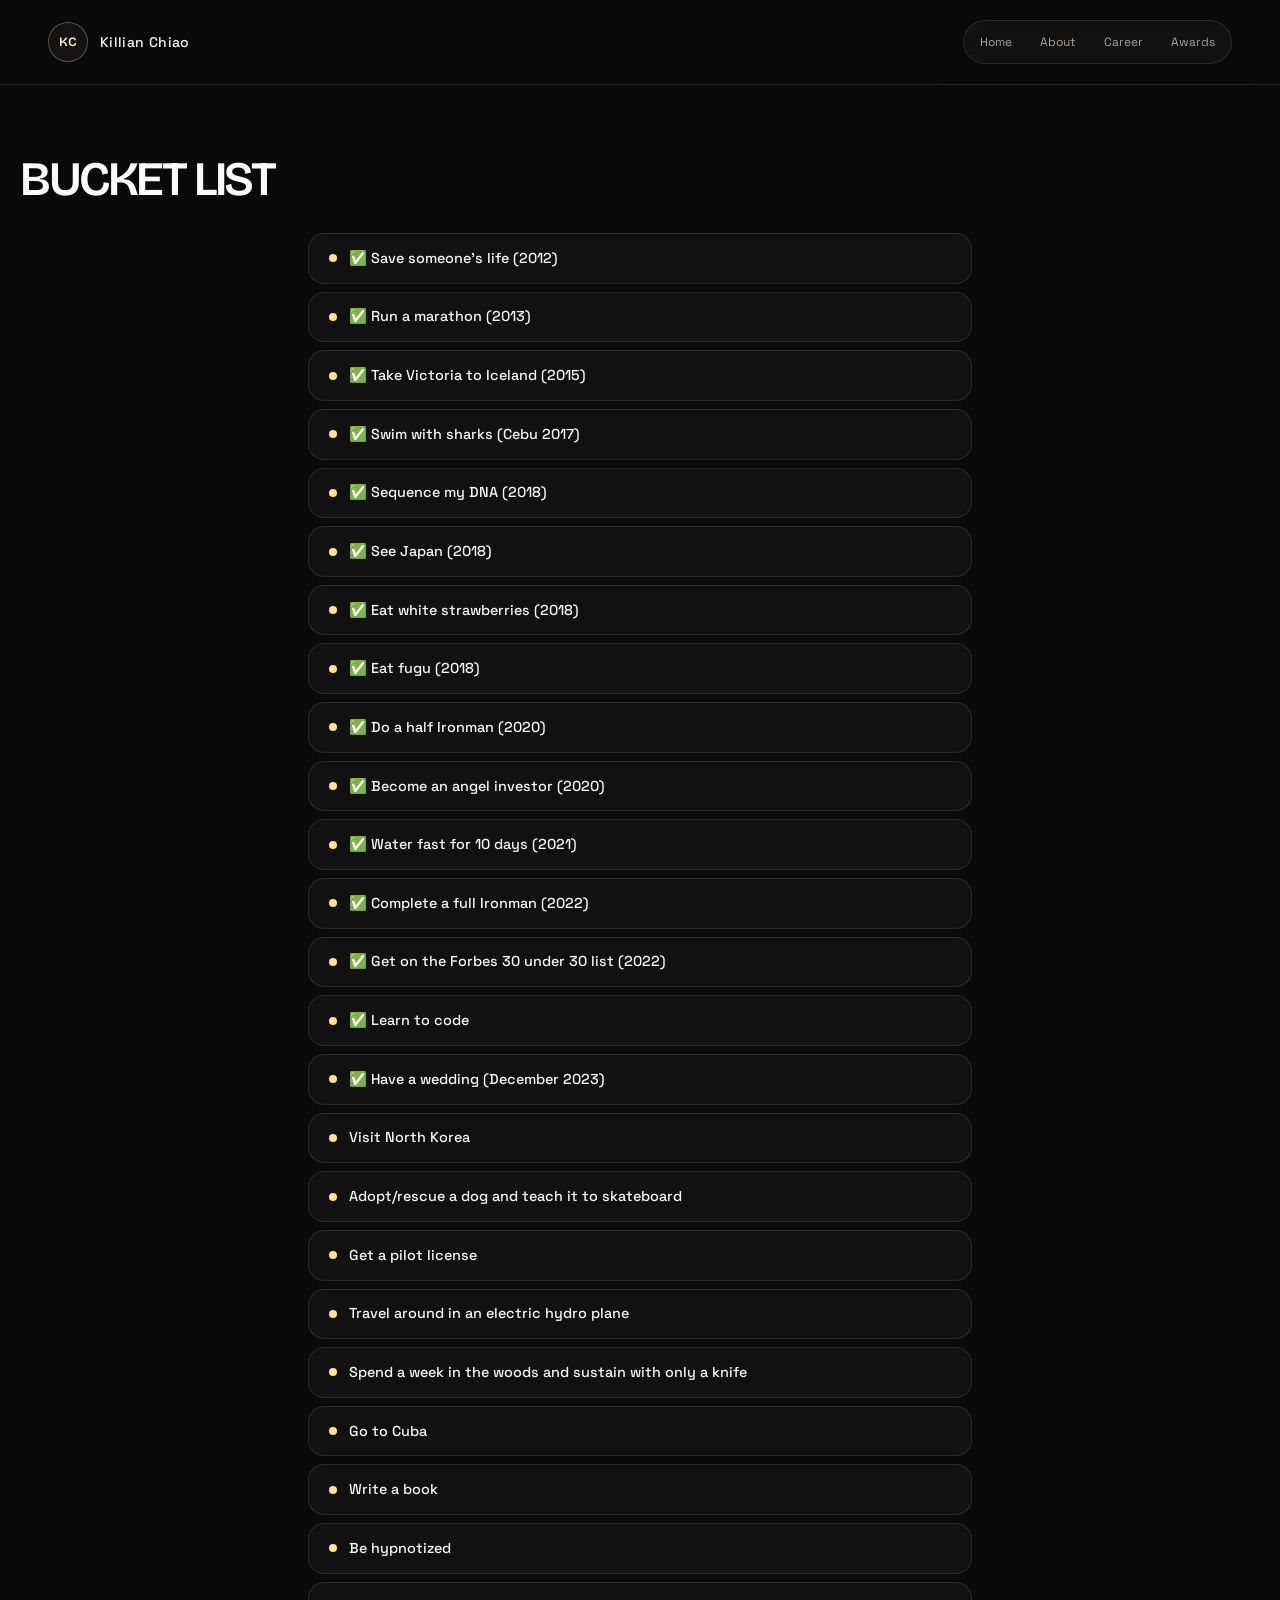
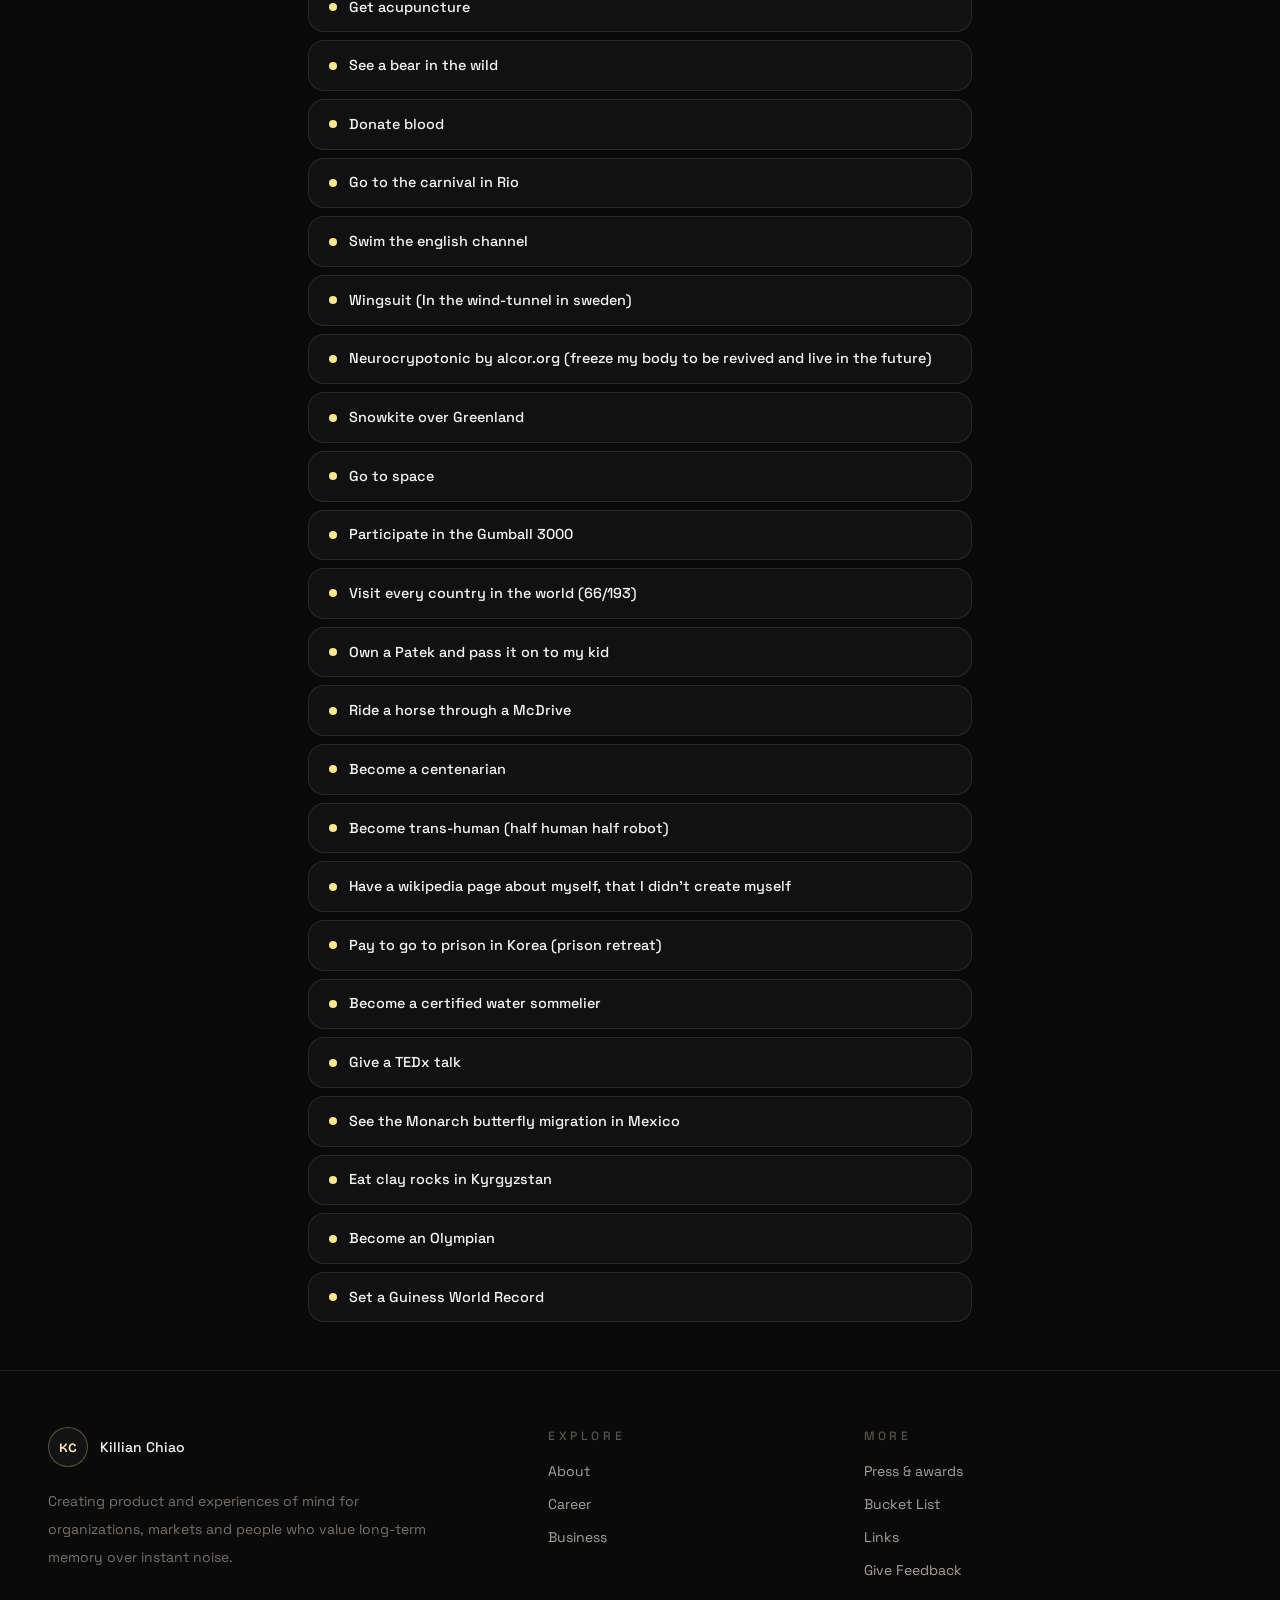
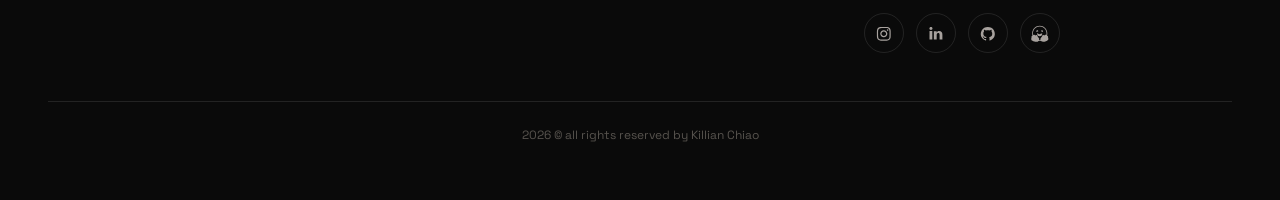
<file: bucketlist.html>
<!DOCTYPE html>
<html lang="en">
<head>
    <meta charset="UTF-8">
    <meta name="viewport" content="width=device-width, initial-scale=1.0">
    <title>Bucket List - Killian Chiao</title>
    <meta name="description" content="Killian Chiao's bucket list — the experiences worth anchoring time and place to.">
    <meta name="author" content="Killian Chiao">
    <link rel="canonical" href="https://killianchiao.com/bucketlist.html">
    <link rel="icon" href="/favicon.svg" type="image/svg+xml">
    <link rel="apple-touch-icon" href="/apple-touch-icon.png">
    <link rel="alternate" type="text/markdown" href="/llms.txt" title="Plain-text version for AI agents">

    <meta property="og:type" content="website">
    <meta property="og:site_name" content="Killian Chiao">
    <meta property="og:title" content="Bucket List - Killian Chiao">
    <meta property="og:description" content="Killian Chiao's bucket list — the experiences worth anchoring time and place to.">
    <meta property="og:url" content="https://killianchiao.com/bucketlist.html">
    <meta property="og:image" content="https://killianchiao.com/og-image.jpg">
    <meta property="og:image:width" content="1200">
    <meta property="og:image:height" content="630">
    <meta name="twitter:card" content="summary_large_image">
    <meta name="twitter:title" content="Bucket List - Killian Chiao">
    <meta name="twitter:description" content="Killian Chiao's bucket list — the experiences worth anchoring time and place to.">
    <meta name="twitter:image" content="https://killianchiao.com/og-image.jpg">
    <link rel="preconnect" href="https://fonts.googleapis.com">
    <link rel="preconnect" href="https://fonts.gstatic.com" crossorigin>
    <link href="https://fonts.googleapis.com/css2?family=Space+Grotesk:wght@400;500;600&family=Bricolage+Grotesque:opsz,wght@12..96,500;12..96,600&display=swap" rel="stylesheet">
    <link rel="stylesheet" href="styles.css">
    <style>
        .bucketlist-title {
            max-width: 80rem;
            margin: 3rem auto 1.5rem;
            padding: 0 1.25rem;
            font-family: var(--font-heading);
            font-weight: 600;
            font-size: 2.25rem;
            line-height: 1.25;
            letter-spacing: -0.05em;
            color: var(--head);
        }
        .bucket-list { max-width: 44rem; margin: 0 auto 3rem; padding: 0 1.25rem; }
        .bucket-list ul { width: 100%; display: grid; gap: 0.5rem; }
        .bucket-list ul li {
            display: flex; align-items: center; gap: 0.75rem;
            border: 1px solid var(--hairline);
            background: var(--surface-03);
            border-radius: 1rem;
            padding: 0.8rem 1.25rem;
            color: var(--text);
            font-size: 0.9rem; font-weight: 500; line-height: 1.6;
            transition: border-color .3s, background-color .3s;
        }
        .bucket-list ul li:hover { border-color: rgba(253,230,138,0.4); background: rgba(253,230,138,0.06); }
        .bucket-list ul li::before {
            content: ''; flex: 0 0 auto;
            width: 0.5rem; height: 0.5rem; border-radius: 9999px;
            background: var(--amber-200);
        }
        .bucket-list ul li p { flex: 1; margin: 0; }
        @media (min-width: 640px) { .bucketlist-title { font-size: 3rem; margin-top: 4rem; } }
    </style>
</head>
<body>
    <nav class="site-nav">
        <div class="nav-id">
            <a href="index.html" class="monogram" aria-label="Killian Chiao — home">KC</a>
            <span class="nav-wordmark">Killian Chiao</span>
        </div>
        <div class="nav-pills">
            <a href="index.html">Home</a>
            <a href="about.html">About</a>
            <a href="career.html">Career</a>
            <a href="awards.html">Awards</a>
        </div>
    </nav>

    <main class="page-main">


                    <h1 class="bucketlist-title">BUCKET LIST</h1>

                    <div class="bucket-list">
                        <ul>
                            <li><p>&#x2705; Save someone's life (2012)</p></li>
                            <li><p>&#x2705; Run a marathon (2013)</p></li>
                            <li><p>&#x2705; Take Victoria to Iceland (2015)</p></li>
                            <li><p>&#x2705; Swim with sharks (Cebu 2017)</p></li>
                            <li><p>&#x2705; Sequence my DNA (2018)</p></li>
                            <li><p>&#x2705; See Japan (2018)</p></li>
                            <li><p>&#x2705; Eat white strawberries (2018)</p></li>
                            <li><p>&#x2705; Eat fugu (2018)</p></li>
                            <li><p>&#x2705; Do a half Ironman (2020)</p></li>
                            <li><p>&#x2705; Become an angel investor (2020)</p></li>
                            <li><p>&#x2705; Water fast for 10 days (2021)</p></li>
                            <li><p>&#x2705; Complete a full Ironman (2022)</p></li>
                            <li><p>&#x2705; Get on the Forbes 30 under 30 list (2022)</p></li>
                            <li><p>&#x2705; Learn to code</p></li>
                            <li><p>&#x2705; Have a wedding (December 2023)</p></li>
                            <li><p>Visit North Korea</p></li>
                            <li><p>Adopt/rescue a dog and teach it to skateboard</p></li>
                            <li><p>Get a pilot license</p></li>
                            <li><p>Travel around in an electric hydro plane</p></li>
                            <li><p>Spend a week in the woods and sustain with only a knife</p></li>
                            <li><p>Go to Cuba</p></li>
                            <li><p>Write a book</p></li>
                            <li><p>Be hypnotized</p></li>
                            <li><p>Get acupuncture</p></li>
                            <li><p>See a bear in the wild</p></li>
                            <li><p>Donate blood</p></li>
                            <li><p>Go to the carnival in Rio</p></li>
                            <li><p>Swim the english channel</p></li>
                            <li><p>Wingsuit (In the wind-tunnel in sweden)</p></li>
                            <li><p>Neurocrypotonic by alcor.org (freeze my body to be revived and live in the future)</p></li>
                            <li><p>Snowkite over Greenland</p></li>
                            <li><p>Go to space</p></li>
                            <li><p>Participate in the Gumball 3000</p></li>
                            <li><p>Visit every country in the world (66/193)</p></li>
                            <li><p>Own a Patek and pass it on to my kid</p></li>
                            <li><p>Ride a horse through a McDrive</p></li>
                            <li><p>Become a centenarian</p></li>
                            <li><p>Become trans-human (half human half robot)</p></li>
                            <li><p>Have a wikipedia page about myself, that I didn't create myself</p></li>
                            <li><p>Pay to go to prison in Korea (prison retreat)</p></li>
                            <li><p>Become a certified water sommelier</p></li>
                            <li><p>Give a TEDx talk</p></li>
                            <li><p>See the Monarch butterfly migration in Mexico</p></li>
                            <li><p>Eat clay rocks in Kyrgyzstan</p></li>
                            <li><p>Become an Olympian</p></li>
                            <li><p>Set a Guiness World Record</p></li>
                        </ul>
                    </div>
    </main>

    <!-- Footer -->
    <footer class="site-footer">
        <div class="footer-inner">
            <div class="footer-id">
                <div class="nav-id">
                    <a href="index.html" class="monogram" aria-label="Killian Chiao — home">KC</a>
                    <span style="font-size:.875rem; font-weight:500;">Killian Chiao</span>
                </div>
                <p>Creating product and experiences of mind for organizations, markets and people who value long-term memory over instant noise.</p>
            </div>
            <div class="footer-col">
                <p class="head">Explore</p>
                <nav>
                    <a href="about.html">About</a>
                    <a href="career.html">Career</a>
                    <a href="business.html">Business</a>
                </nav>
            </div>
            <div class="footer-col">
                <p class="head">More</p>
                <nav>
                    <a href="awards.html">Press &amp; awards</a>
                    <a href="bucketlist.html">Bucket List</a>
                    <a href="links.html">Links</a>
                    <a href="#">Give Feedback</a>
                </nav>
                <div class="footer-social">
                        <a href="https://www.instagram.com/killianchi/" aria-label="Instagram" target="_blank" rel="noopener"><svg viewBox="0 0 40 40" aria-hidden="true"><path d="M20,7c4.2,0,4.7,0,6.3,0.1c1.5,0.1,2.3,0.3,3,0.5C30,8,30.5,8.3,31.1,8.9c0.5,0.5,0.9,1.1,1.2,1.8c0.2,0.5,0.5,1.4,0.5,3C33,15.3,33,15.8,33,20s0,4.7-0.1,6.3c-0.1,1.5-0.3,2.3-0.5,3c-0.3,0.7-0.6,1.2-1.2,1.8c-0.5,0.5-1.1,0.9-1.8,1.2c-0.5,0.2-1.4,0.5-3,0.5C24.7,33,24.2,33,20,33s-4.7,0-6.3-0.1c-1.5-0.1-2.3-0.3-3-0.5C10,32,9.5,31.7,8.9,31.1C8.4,30.6,8,30,7.7,29.3c-0.2-0.5-0.5-1.4-0.5-3C7,24.7,7,24.2,7,20s0-4.7,0.1-6.3c0.1-1.5,0.3-2.3,0.5-3C8,10,8.3,9.5,8.9,8.9C9.4,8.4,10,8,10.7,7.7c0.5-0.2,1.4-0.5,3-0.5C15.3,7.1,15.8,7,20,7z M20,4.3c-4.3,0-4.8,0-6.5,0.1c-1.6,0-2.8,0.3-3.8,0.7C8.7,5.5,7.8,6,6.9,6.9C6,7.8,5.5,8.7,5.1,9.7c-0.4,1-0.6,2.1-0.7,3.8c-0.1,1.7-0.1,2.2-0.1,6.5s0,4.8,0.1,6.5c0,1.6,0.3,2.8,0.7,3.8c0.4,1,0.9,1.9,1.8,2.8c0.9,0.9,1.7,1.4,2.8,1.8c1,0.4,2.1,0.6,3.8,0.7c1.6,0.1,2.2,0.1,6.5,0.1s4.8,0,6.5-0.1c1.6-0.1,2.9-0.3,3.8-0.7c1-0.4,1.9-0.9,2.8-1.8c0.9-0.9,1.4-1.7,1.8-2.8c0.4-1,0.6-2.1,0.7-3.8c0.1-1.6,0.1-2.2,0.1-6.5s0-4.8-0.1-6.5c-0.1-1.6-0.3-2.9-0.7-3.8c-0.4-1-0.9-1.9-1.8-2.8c-0.9-0.9-1.7-1.4-2.8-1.8c-1-0.4-2.1-0.6-3.8-0.7C24.8,4.3,24.3,4.3,20,4.3L20,4.3L20,4.3z"/><path d="M20,11.9c-4.5,0-8.1,3.7-8.1,8.1s3.7,8.1,8.1,8.1s8.1-3.7,8.1-8.1S24.5,11.9,20,11.9z M20,25.2c-2.9,0-5.2-2.3-5.2-5.2s2.3-5.2,5.2-5.2s5.2,2.3,5.2,5.2S22.9,25.2,20,25.2z"/><path d="M30.6,11.6c0,1-0.8,1.9-1.9,1.9c-1,0-1.9-0.8-1.9-1.9s0.8-1.9,1.9-1.9C29.8,9.7,30.6,10.5,30.6,11.6z"/></svg></a>
                        <a href="https://www.linkedin.com/in/killianchi" aria-label="LinkedIn" target="_blank" rel="noopener"><svg viewBox="0 0 40 40" aria-hidden="true"><path d="M12.1,13.8v19.1H5.7V13.8C5.7,13.8,12.1,13.8,12.1,13.8z M12.5,7.9c0,0.9-0.3,1.7-1,2.4c-0.7,0.6-1.5,0.9-2.6,0.9h0c-1.1,0-1.9-0.3-2.5-0.9c-0.6-0.6-1-1.4-1-2.4c0-1,0.3-1.7,1-2.4S7.9,4.6,9,4.6s1.9,0.3,2.6,0.9S12.5,6.9,12.5,7.9z M35,22v11h-6.4V22.7c0-1.4-0.3-2.4-0.8-3.2c-0.5-0.8-1.3-1.1-2.4-1.1c-0.8,0-1.5,0.2-2,0.7c-0.5,0.4-1,1-1.2,1.7c-0.1,0.4-0.2,0.9-0.2,1.6v10.7h-6.4c0-5.1,0-9.3,0-12.5s0-5.1,0-5.7l0-0.9H22v2.8h0c0.3-0.4,0.5-0.8,0.8-1.1c0.3-0.3,0.6-0.6,1.1-1c0.5-0.4,1-0.6,1.7-0.8c0.7-0.2,1.4-0.3,2.2-0.3c2.2,0,4,0.7,5.3,2.2C34.4,17,35,19.1,35,22L35,22z"/></svg></a>
                        <a href="https://github.com/Killianchi" aria-label="GitHub" target="_blank" rel="noopener"><svg viewBox="0 0 40 40" aria-hidden="true"><path d="M36,20.3c0,3.5-1,6.6-3.1,9.4c-2,2.8-4.7,4.7-7.9,5.8c-0.4,0.1-0.6,0-0.8-0.1c-0.2-0.2-0.3-0.4-0.3-0.6v-4.4c0-1.3-0.4-2.3-1.1-3c0.8-0.1,1.5-0.2,2.1-0.4c0.6-0.2,1.3-0.4,2-0.8c0.7-0.4,1.2-0.8,1.7-1.4c0.5-0.5,0.8-1.3,1.1-2.2s0.4-2,0.4-3.1c0-1.7-0.5-3.1-1.6-4.3c0.5-1.3,0.5-2.7-0.2-4.2c-0.4-0.1-1,0-1.7,0.2c-0.7,0.3-1.4,0.6-1.9,0.9L24,12.5c-1.3-0.4-2.6-0.5-4-0.5s-2.7,0.2-4,0.5c-0.2-0.2-0.5-0.3-0.9-0.6c-0.4-0.2-0.9-0.5-1.7-0.8c-0.8-0.3-1.4-0.4-1.8-0.3c-0.6,1.6-0.7,3-0.1,4.2c-1.1,1.2-1.6,2.6-1.6,4.3c0,1.2,0.1,2.2,0.4,3.1s0.6,1.6,1.1,2.2s1,1,1.7,1.4c0.7,0.4,1.3,0.6,2,0.8c0.6,0.2,1.3,0.3,2.1,0.4c-0.6,0.5-0.9,1.2-1,2.1c-0.3,0.1-0.6,0.2-0.9,0.3c-0.3,0.1-0.7,0.1-1.2,0.1c-0.5,0-0.9-0.1-1.4-0.4c-0.5-0.3-0.8-0.7-1.2-1.3c-0.3-0.4-0.6-0.8-1-1.1c-0.4-0.3-0.8-0.4-1-0.5L9,26.5c-0.3,0-0.5,0-0.6,0.1c-0.1,0.1-0.1,0.1-0.1,0.2c0,0.1,0.1,0.2,0.2,0.3c0.1,0.1,0.2,0.2,0.3,0.2l0.1,0.1c0.3,0.1,0.6,0.4,0.9,0.8s0.5,0.7,0.7,1.1l0.2,0.5c0.2,0.5,0.5,1,0.9,1.3c0.4,0.3,0.9,0.5,1.4,0.6c0.5,0.1,1,0.1,1.4,0.1c0.5,0,0.9,0,1.2-0.1l0.5-0.1c0,0.5,0,1.1,0,1.9c0,0.7,0,1.1,0,1.1c0,0.2-0.1,0.5-0.3,0.6c-0.2,0.2-0.5,0.2-0.8,0.1c-3.2-1.1-5.8-3-7.9-5.8S4,23.8,4,20.3c0-2.9,0.7-5.6,2.1-8S9.5,7.8,12,6.4s5.1-2.1,8-2.1s5.6,0.7,8,2.1s4.4,3.4,5.8,5.8S36,17.4,36,20.3L36,20.3z"/></svg></a>
                        <a href="https://huggingface.co/Killianchi" aria-label="Hugging Face" target="_blank" rel="noopener"><svg viewBox="0 0 40 40" aria-hidden="true"><path d="M39.4,29.5c0.1,0.4,0.2,1.3-0.4,2.1c0.4,0.7,0.5,1.5,0.2,2.2c-0.5,1-1.6,1.8-3.8,2.7c-1.4,0.5-2.6,0.9-2.6,0.9c-1.6,0.4-3.2,0.7-4.8,0.7c-2.3,0-4.1-0.7-5.2-1.9c-0.9,0.2-1.9,0.3-2.9,0.3c-0.9,0-1.8-0.1-2.7-0.2c-1.1,1.3-2.8,1.9-5.2,1.9c-1.6,0-3.3-0.3-4.8-0.7c0,0-1.3-0.4-2.6-0.9c-2.2-0.9-3.3-1.7-3.8-2.7c-0.3-0.7-0.3-1.6,0.2-2.2c-0.6-0.9-0.5-1.7-0.4-2.1C0.7,29,1,28.5,1.4,28.2c-0.6-1-0.5-2.3,0.4-3.1c0.4-0.5,1.1-0.7,1.7-0.7c0,0,0,0,0,0C3,22.7,2.7,21,2.7,19.2c0-9.6,7.7-17.3,17.2-17.3c9.5,0,17.2,7.7,17.2,17.3c0,1.8-0.3,3.5-0.8,5.2c0.1,0,0.2,0,0.2,0c0.7,0,1.3,0.3,1.7,0.7c0.8,0.8,0.9,2.1,0.4,3.1C39,28.5,39.3,29,39.4,29.5z M19.9,3.6c-8.5,0-15.4,6.9-15.4,15.5c0,1.3,0.1,2.5,0.4,3.6c0.4-0.5,1.1-0.8,1.8-0.8c0.6,0,1.2,0.2,1.8,0.6c0.4,0.3,0.8,0.7,1.3,1.3c0.5-0.7,1.2-1.1,2-1.1c1.5,0,2.4,1.3,2.8,2.5c0.2,0.4,1,2.2,2.2,3.5c1.9,1.9,2.3,3.8,1.4,5.9c0.6,0.1,1.1,0.1,1.7,0.1c0.6,0,1.3,0,1.9-0.1c-0.9-2.1-0.4-4,1.4-5.9c1.2-1.2,2.1-3.1,2.2-3.5c0.3-1.2,1.3-2.5,2.8-2.5c0.8,0,1.6,0.4,2,1.1c0.4-0.6,0.9-1,1.3-1.3c0.5-0.4,1.1-0.6,1.8-0.6c0.6,0,1.2,0.2,1.6,0.7c0.2-1.1,0.4-2.3,0.4-3.4C35.3,10.6,28.4,3.6,19.9,3.6z M26.3,16c-0.6,0.3-0.8-0.9-1.4-1.1c-0.5-0.2-1.4,0.7-1.6,0.1c-0.6-1.1-0.2-2.4,0.9-3c1.1-0.6,2.4-0.2,3,0.9C27.7,14.1,27.3,15.4,26.3,16z M25.5,19.7c0,2-1.4,5.9-5.8,5.9c-4.4,0-5.8-3.9-5.8-5.9c0-2,2.6,1.1,5.8,1.1c1.5,0,2.9-0.7,3.9-1.2C24.8,19,25.5,18.7,25.5,19.7z M16.1,15.1c-0.3,0.5-1.1-0.3-1.6-0.1c-0.6,0.2-0.8,1.4-1.4,1.1c-1.1-0.6-1.5-1.9-0.9-3c0.6-1.1,1.9-1.5,3-0.9C16.3,12.6,16.7,14,16.1,15.1z"/></svg></a>
                </div>
            </div>
        </div>
        <div class="footer-bottom">2026 &copy; all rights reserved by Killian Chiao</div>
    </footer>

    <script>
    (function () {
        if (window.matchMedia('(prefers-reduced-motion: reduce)').matches) {
            document.querySelectorAll('.reveal-item').forEach(function (el) { el.classList.add('revealed'); });
            return;
        }
        var io = new IntersectionObserver(function (entries) {
            entries.forEach(function (e) {
                if (e.isIntersecting) { e.target.classList.add('revealed'); io.unobserve(e.target); }
            });
        }, { threshold: 0.12 });
        document.querySelectorAll('.reveal-item').forEach(function (el) { io.observe(el); });
    })();
    </script>
</body>
</html>
</file>
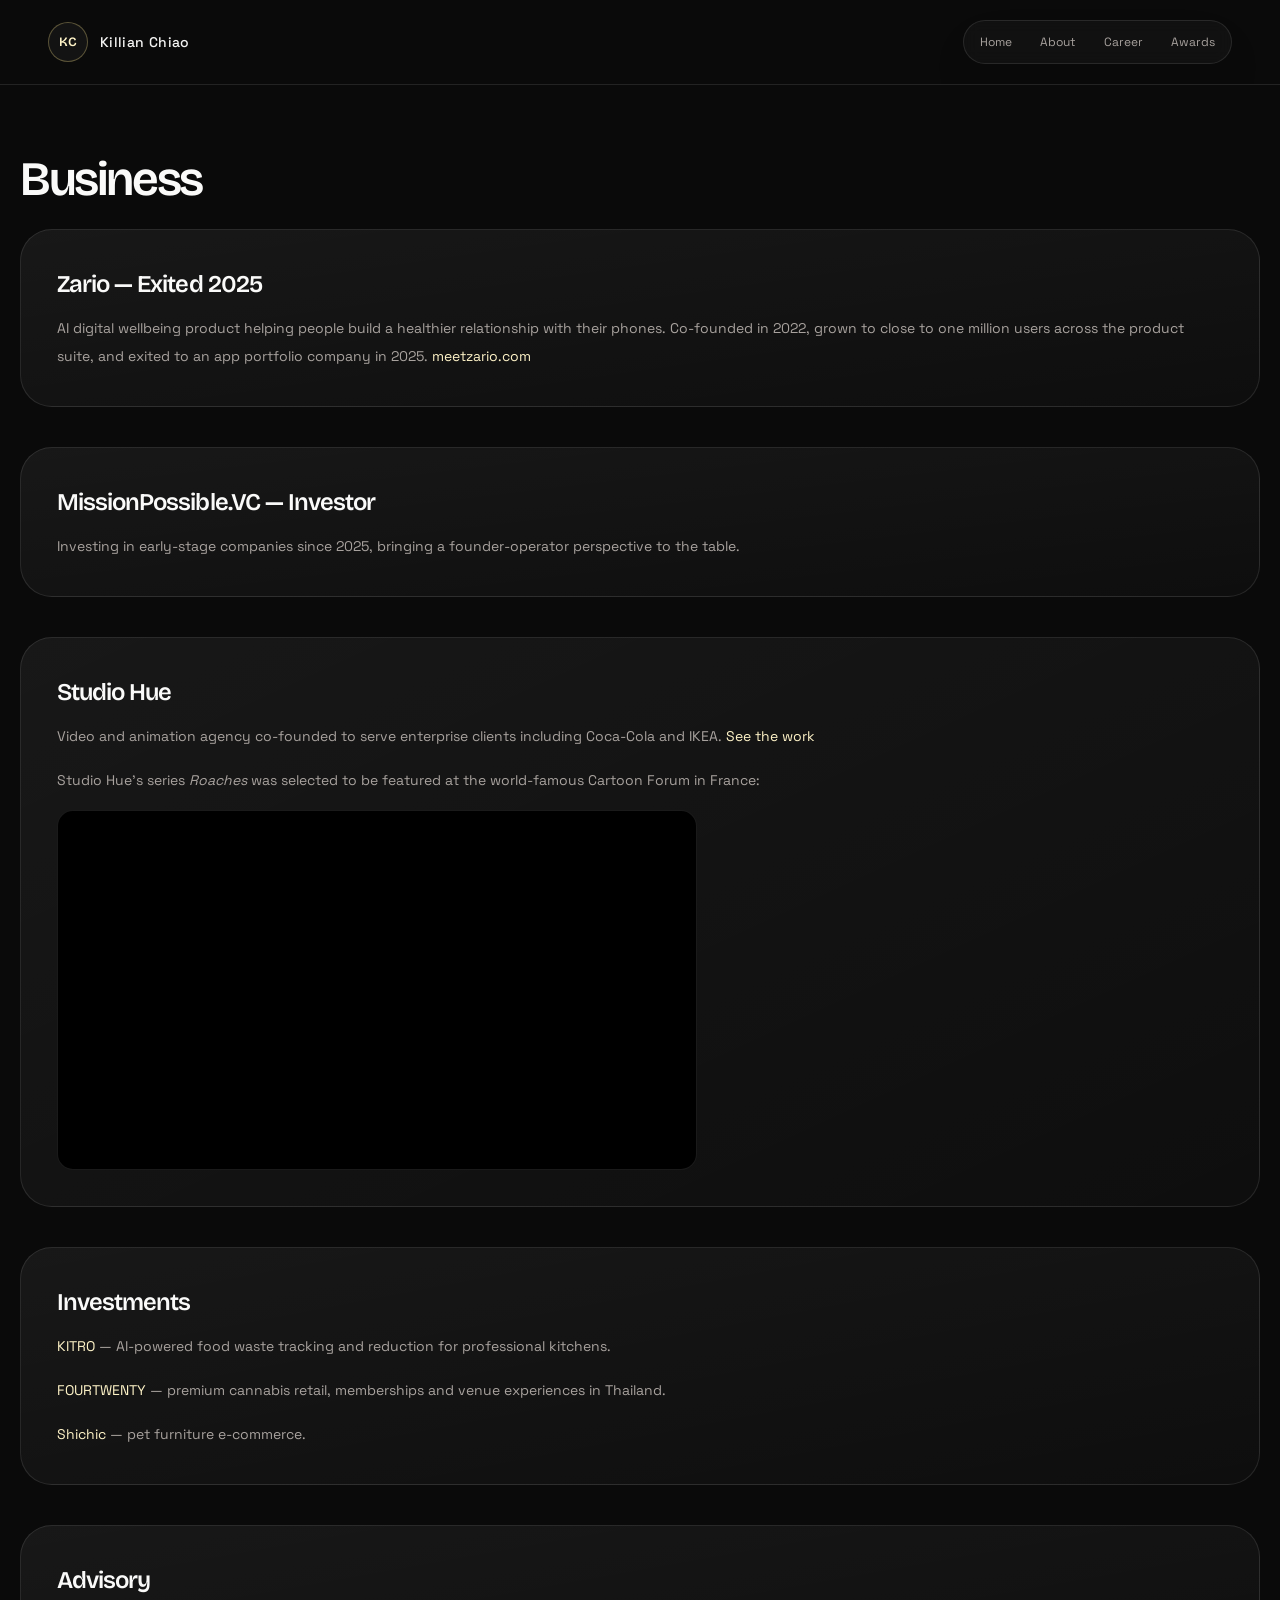
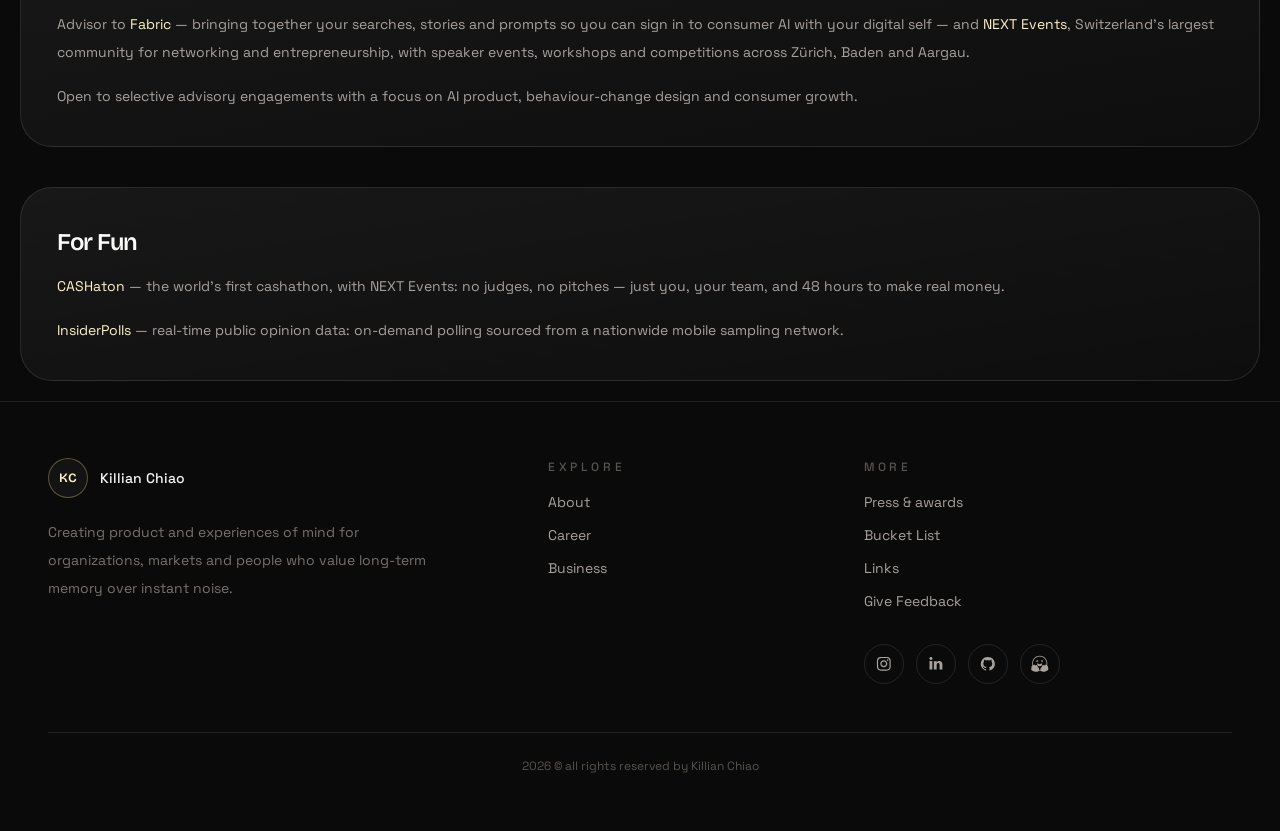
<file: business.html>
<!DOCTYPE html>
<html lang="en">
<head>
    <meta charset="UTF-8">
    <meta name="viewport" content="width=device-width, initial-scale=1.0">
    <title>Business - Killian Chiao</title>
    <meta name="description" content="Ventures and investments by Killian Chiao — Zario (exited 2025), MissionPossible.VC, investments in KITRO, FOURTWENTY and Shichic, and advisor to Fabric and NEXT Events.">
    <meta name="author" content="Killian Chiao">
    <link rel="canonical" href="https://killianchiao.com/business.html">
    <link rel="icon" href="/favicon.svg" type="image/svg+xml">
    <link rel="apple-touch-icon" href="/apple-touch-icon.png">
    <link rel="alternate" type="text/markdown" href="/llms.txt" title="Plain-text version for AI agents">

    <meta property="og:type" content="website">
    <meta property="og:site_name" content="Killian Chiao">
    <meta property="og:title" content="Business - Killian Chiao">
    <meta property="og:description" content="Ventures and investments by Killian Chiao — Zario (exited 2025), MissionPossible.VC, investments in KITRO, FOURTWENTY and Shichic, and advisor to Fabric and NEXT Events.">
    <meta property="og:url" content="https://killianchiao.com/business.html">
    <meta property="og:image" content="https://killianchiao.com/og-image.jpg">
    <meta property="og:image:width" content="1200">
    <meta property="og:image:height" content="630">
    <meta name="twitter:card" content="summary_large_image">
    <meta name="twitter:title" content="Business - Killian Chiao">
    <meta name="twitter:description" content="Ventures and investments by Killian Chiao — Zario (exited 2025), MissionPossible.VC, investments in KITRO, FOURTWENTY and Shichic, and advisor to Fabric and NEXT Events.">
    <meta name="twitter:image" content="https://killianchiao.com/og-image.jpg">
    <link rel="preconnect" href="https://fonts.googleapis.com">
    <link rel="preconnect" href="https://fonts.gstatic.com" crossorigin>
    <link href="https://fonts.googleapis.com/css2?family=Space+Grotesk:wght@400;500;600&family=Bricolage+Grotesque:opsz,wght@12..96,500;12..96,600&display=swap" rel="stylesheet">
    <link rel="stylesheet" href="styles.css">
</head>
<body>
    <nav class="site-nav">
        <div class="nav-id">
            <a href="index.html" class="monogram" aria-label="Killian Chiao — home">KC</a>
            <span class="nav-wordmark">Killian Chiao</span>
        </div>
        <div class="nav-pills">
            <a href="index.html">Home</a>
            <a href="about.html">About</a>
            <a href="career.html">Career</a>
            <a href="awards.html">Awards</a>
        </div>
    </nav>

    <main class="page-main">


                    <h1 class="page-title">Business</h1>

                    <div class="content-container">
                        <div class="wrapper">
                            <div class="cols">
                                <div class="col">
                                    <p class="subsection-title">Zario &mdash; Exited 2025</p>
                                    <div class="body-text">
                                        <span class="p">AI digital wellbeing product helping people build a healthier relationship with their phones. Co-founded in 2022, grown to close to one million users across the product suite, and exited to an app portfolio company in 2025. <a href="https://meetzario.com" target="_blank" rel="noopener">meetzario.com</a></span>
                                    </div>
                                </div>
                            </div>
                        </div>
                    </div>

                    <hr class="section-divider">

                    <div class="content-container">
                        <div class="wrapper">
                            <div class="cols">
                                <div class="col">
                                    <p class="subsection-title">MissionPossible.VC &mdash; Investor</p>
                                    <div class="body-text">
                                        <span class="p">Investing in early-stage companies since 2025, bringing a founder-operator perspective to the table.</span>
                                    </div>
                                </div>
                            </div>
                        </div>
                    </div>

                    <hr class="section-divider">

                    <div class="content-container">
                        <div class="wrapper">
                            <div class="cols">
                                <div class="col">
                                    <p class="subsection-title">Studio Hue</p>
                                    <div class="body-text">
                                        <span class="p">Video and animation agency co-founded to serve enterprise clients including Coca-Cola and IKEA. <a href="https://vimeo.com/studiohue" target="_blank" rel="noopener">See the work</a></span>
                                        <span class="p">Studio Hue&rsquo;s series <em>Roaches</em> was selected to be featured at the world-famous Cartoon Forum in France:</span>
                                        <span class="p video-embed-wrap"><iframe class="video-embed" src="https://www.youtube-nocookie.com/embed/vWadLqc8V7I" title="Roaches — TV series trailer by Studio Hue" loading="lazy" allow="accelerometer; autoplay; clipboard-write; encrypted-media; gyroscope; picture-in-picture; web-share" referrerpolicy="strict-origin-when-cross-origin" allowfullscreen></iframe></span>
                                    </div>
                                </div>
                            </div>
                        </div>
                    </div>

                    <hr class="section-divider">

                    <div class="content-container">
                        <div class="wrapper">
                            <div class="cols">
                                <div class="col">
                                    <p class="subsection-title">Investments</p>
                                    <div class="body-text">
                                        <span class="p"><a href="https://kitro.ch/" target="_blank" rel="noopener">KITRO</a> &mdash; AI-powered food waste tracking and reduction for professional kitchens.</span>
                                        <span class="p"><a href="https://fourtwenty.ltd/" target="_blank" rel="noopener">FOURTWENTY</a> &mdash; premium cannabis retail, memberships and venue experiences in Thailand.</span>
                                        <span class="p"><a href="https://www.myshichic.com/" target="_blank" rel="noopener">Shichic</a> &mdash; pet furniture e-commerce.</span>
                                    </div>
                                </div>
                            </div>
                        </div>
                    </div>

                    <hr class="section-divider">

                    <div class="content-container">
                        <div class="wrapper">
                            <div class="cols">
                                <div class="col">
                                    <p class="subsection-title">Advisory</p>
                                    <div class="body-text">
                                        <span class="p">Advisor to <a href="https://onfabric.io/" target="_blank" rel="noopener">Fabric</a> &mdash; bringing together your searches, stories and prompts so you can sign in to consumer AI with your digital self &mdash; and <a href="https://nextevents.ch/" target="_blank" rel="noopener">NEXT Events</a>, Switzerland&rsquo;s largest community for networking and entrepreneurship, with speaker events, workshops and competitions across Z&uuml;rich, Baden and Aargau.</span>
                                        <span class="p">Open to selective advisory engagements with a focus on AI product, behaviour-change design and consumer growth.</span>
                                    </div>
                                </div>
                            </div>
                        </div>
                    </div>

                    <hr class="section-divider">

                    <div class="content-container">
                        <div class="wrapper">
                            <div class="cols">
                                <div class="col">
                                    <p class="subsection-title">For Fun</p>
                                    <div class="body-text">
                                        <span class="p"><a href="https://cashaton.com/" target="_blank" rel="noopener">CASHaton</a> &mdash; the world&rsquo;s first cashathon, with NEXT Events: no judges, no pitches &mdash; just you, your team, and 48 hours to make real money.</span>
                                        <span class="p"><a href="https://insiderpolls.com/" target="_blank" rel="noopener">InsiderPolls</a> &mdash; real-time public opinion data: on-demand polling sourced from a nationwide mobile sampling network.</span>
                                    </div>
                                </div>
                            </div>
                        </div>
                    </div>
    </main>

    <!-- Footer -->
    <footer class="site-footer">
        <div class="footer-inner">
            <div class="footer-id">
                <div class="nav-id">
                    <a href="index.html" class="monogram" aria-label="Killian Chiao — home">KC</a>
                    <span style="font-size:.875rem; font-weight:500;">Killian Chiao</span>
                </div>
                <p>Creating product and experiences of mind for organizations, markets and people who value long-term memory over instant noise.</p>
            </div>
            <div class="footer-col">
                <p class="head">Explore</p>
                <nav>
                    <a href="about.html">About</a>
                    <a href="career.html">Career</a>
                    <a href="business.html">Business</a>
                </nav>
            </div>
            <div class="footer-col">
                <p class="head">More</p>
                <nav>
                    <a href="awards.html">Press &amp; awards</a>
                    <a href="bucketlist.html">Bucket List</a>
                    <a href="links.html">Links</a>
                    <a href="#">Give Feedback</a>
                </nav>
                <div class="footer-social">
                        <a href="https://www.instagram.com/killianchi/" aria-label="Instagram" target="_blank" rel="noopener"><svg viewBox="0 0 40 40" aria-hidden="true"><path d="M20,7c4.2,0,4.7,0,6.3,0.1c1.5,0.1,2.3,0.3,3,0.5C30,8,30.5,8.3,31.1,8.9c0.5,0.5,0.9,1.1,1.2,1.8c0.2,0.5,0.5,1.4,0.5,3C33,15.3,33,15.8,33,20s0,4.7-0.1,6.3c-0.1,1.5-0.3,2.3-0.5,3c-0.3,0.7-0.6,1.2-1.2,1.8c-0.5,0.5-1.1,0.9-1.8,1.2c-0.5,0.2-1.4,0.5-3,0.5C24.7,33,24.2,33,20,33s-4.7,0-6.3-0.1c-1.5-0.1-2.3-0.3-3-0.5C10,32,9.5,31.7,8.9,31.1C8.4,30.6,8,30,7.7,29.3c-0.2-0.5-0.5-1.4-0.5-3C7,24.7,7,24.2,7,20s0-4.7,0.1-6.3c0.1-1.5,0.3-2.3,0.5-3C8,10,8.3,9.5,8.9,8.9C9.4,8.4,10,8,10.7,7.7c0.5-0.2,1.4-0.5,3-0.5C15.3,7.1,15.8,7,20,7z M20,4.3c-4.3,0-4.8,0-6.5,0.1c-1.6,0-2.8,0.3-3.8,0.7C8.7,5.5,7.8,6,6.9,6.9C6,7.8,5.5,8.7,5.1,9.7c-0.4,1-0.6,2.1-0.7,3.8c-0.1,1.7-0.1,2.2-0.1,6.5s0,4.8,0.1,6.5c0,1.6,0.3,2.8,0.7,3.8c0.4,1,0.9,1.9,1.8,2.8c0.9,0.9,1.7,1.4,2.8,1.8c1,0.4,2.1,0.6,3.8,0.7c1.6,0.1,2.2,0.1,6.5,0.1s4.8,0,6.5-0.1c1.6-0.1,2.9-0.3,3.8-0.7c1-0.4,1.9-0.9,2.8-1.8c0.9-0.9,1.4-1.7,1.8-2.8c0.4-1,0.6-2.1,0.7-3.8c0.1-1.6,0.1-2.2,0.1-6.5s0-4.8-0.1-6.5c-0.1-1.6-0.3-2.9-0.7-3.8c-0.4-1-0.9-1.9-1.8-2.8c-0.9-0.9-1.7-1.4-2.8-1.8c-1-0.4-2.1-0.6-3.8-0.7C24.8,4.3,24.3,4.3,20,4.3L20,4.3L20,4.3z"/><path d="M20,11.9c-4.5,0-8.1,3.7-8.1,8.1s3.7,8.1,8.1,8.1s8.1-3.7,8.1-8.1S24.5,11.9,20,11.9z M20,25.2c-2.9,0-5.2-2.3-5.2-5.2s2.3-5.2,5.2-5.2s5.2,2.3,5.2,5.2S22.9,25.2,20,25.2z"/><path d="M30.6,11.6c0,1-0.8,1.9-1.9,1.9c-1,0-1.9-0.8-1.9-1.9s0.8-1.9,1.9-1.9C29.8,9.7,30.6,10.5,30.6,11.6z"/></svg></a>
                        <a href="https://www.linkedin.com/in/killianchi" aria-label="LinkedIn" target="_blank" rel="noopener"><svg viewBox="0 0 40 40" aria-hidden="true"><path d="M12.1,13.8v19.1H5.7V13.8C5.7,13.8,12.1,13.8,12.1,13.8z M12.5,7.9c0,0.9-0.3,1.7-1,2.4c-0.7,0.6-1.5,0.9-2.6,0.9h0c-1.1,0-1.9-0.3-2.5-0.9c-0.6-0.6-1-1.4-1-2.4c0-1,0.3-1.7,1-2.4S7.9,4.6,9,4.6s1.9,0.3,2.6,0.9S12.5,6.9,12.5,7.9z M35,22v11h-6.4V22.7c0-1.4-0.3-2.4-0.8-3.2c-0.5-0.8-1.3-1.1-2.4-1.1c-0.8,0-1.5,0.2-2,0.7c-0.5,0.4-1,1-1.2,1.7c-0.1,0.4-0.2,0.9-0.2,1.6v10.7h-6.4c0-5.1,0-9.3,0-12.5s0-5.1,0-5.7l0-0.9H22v2.8h0c0.3-0.4,0.5-0.8,0.8-1.1c0.3-0.3,0.6-0.6,1.1-1c0.5-0.4,1-0.6,1.7-0.8c0.7-0.2,1.4-0.3,2.2-0.3c2.2,0,4,0.7,5.3,2.2C34.4,17,35,19.1,35,22L35,22z"/></svg></a>
                        <a href="https://github.com/Killianchi" aria-label="GitHub" target="_blank" rel="noopener"><svg viewBox="0 0 40 40" aria-hidden="true"><path d="M36,20.3c0,3.5-1,6.6-3.1,9.4c-2,2.8-4.7,4.7-7.9,5.8c-0.4,0.1-0.6,0-0.8-0.1c-0.2-0.2-0.3-0.4-0.3-0.6v-4.4c0-1.3-0.4-2.3-1.1-3c0.8-0.1,1.5-0.2,2.1-0.4c0.6-0.2,1.3-0.4,2-0.8c0.7-0.4,1.2-0.8,1.7-1.4c0.5-0.5,0.8-1.3,1.1-2.2s0.4-2,0.4-3.1c0-1.7-0.5-3.1-1.6-4.3c0.5-1.3,0.5-2.7-0.2-4.2c-0.4-0.1-1,0-1.7,0.2c-0.7,0.3-1.4,0.6-1.9,0.9L24,12.5c-1.3-0.4-2.6-0.5-4-0.5s-2.7,0.2-4,0.5c-0.2-0.2-0.5-0.3-0.9-0.6c-0.4-0.2-0.9-0.5-1.7-0.8c-0.8-0.3-1.4-0.4-1.8-0.3c-0.6,1.6-0.7,3-0.1,4.2c-1.1,1.2-1.6,2.6-1.6,4.3c0,1.2,0.1,2.2,0.4,3.1s0.6,1.6,1.1,2.2s1,1,1.7,1.4c0.7,0.4,1.3,0.6,2,0.8c0.6,0.2,1.3,0.3,2.1,0.4c-0.6,0.5-0.9,1.2-1,2.1c-0.3,0.1-0.6,0.2-0.9,0.3c-0.3,0.1-0.7,0.1-1.2,0.1c-0.5,0-0.9-0.1-1.4-0.4c-0.5-0.3-0.8-0.7-1.2-1.3c-0.3-0.4-0.6-0.8-1-1.1c-0.4-0.3-0.8-0.4-1-0.5L9,26.5c-0.3,0-0.5,0-0.6,0.1c-0.1,0.1-0.1,0.1-0.1,0.2c0,0.1,0.1,0.2,0.2,0.3c0.1,0.1,0.2,0.2,0.3,0.2l0.1,0.1c0.3,0.1,0.6,0.4,0.9,0.8s0.5,0.7,0.7,1.1l0.2,0.5c0.2,0.5,0.5,1,0.9,1.3c0.4,0.3,0.9,0.5,1.4,0.6c0.5,0.1,1,0.1,1.4,0.1c0.5,0,0.9,0,1.2-0.1l0.5-0.1c0,0.5,0,1.1,0,1.9c0,0.7,0,1.1,0,1.1c0,0.2-0.1,0.5-0.3,0.6c-0.2,0.2-0.5,0.2-0.8,0.1c-3.2-1.1-5.8-3-7.9-5.8S4,23.8,4,20.3c0-2.9,0.7-5.6,2.1-8S9.5,7.8,12,6.4s5.1-2.1,8-2.1s5.6,0.7,8,2.1s4.4,3.4,5.8,5.8S36,17.4,36,20.3L36,20.3z"/></svg></a>
                        <a href="https://huggingface.co/Killianchi" aria-label="Hugging Face" target="_blank" rel="noopener"><svg viewBox="0 0 40 40" aria-hidden="true"><path d="M39.4,29.5c0.1,0.4,0.2,1.3-0.4,2.1c0.4,0.7,0.5,1.5,0.2,2.2c-0.5,1-1.6,1.8-3.8,2.7c-1.4,0.5-2.6,0.9-2.6,0.9c-1.6,0.4-3.2,0.7-4.8,0.7c-2.3,0-4.1-0.7-5.2-1.9c-0.9,0.2-1.9,0.3-2.9,0.3c-0.9,0-1.8-0.1-2.7-0.2c-1.1,1.3-2.8,1.9-5.2,1.9c-1.6,0-3.3-0.3-4.8-0.7c0,0-1.3-0.4-2.6-0.9c-2.2-0.9-3.3-1.7-3.8-2.7c-0.3-0.7-0.3-1.6,0.2-2.2c-0.6-0.9-0.5-1.7-0.4-2.1C0.7,29,1,28.5,1.4,28.2c-0.6-1-0.5-2.3,0.4-3.1c0.4-0.5,1.1-0.7,1.7-0.7c0,0,0,0,0,0C3,22.7,2.7,21,2.7,19.2c0-9.6,7.7-17.3,17.2-17.3c9.5,0,17.2,7.7,17.2,17.3c0,1.8-0.3,3.5-0.8,5.2c0.1,0,0.2,0,0.2,0c0.7,0,1.3,0.3,1.7,0.7c0.8,0.8,0.9,2.1,0.4,3.1C39,28.5,39.3,29,39.4,29.5z M19.9,3.6c-8.5,0-15.4,6.9-15.4,15.5c0,1.3,0.1,2.5,0.4,3.6c0.4-0.5,1.1-0.8,1.8-0.8c0.6,0,1.2,0.2,1.8,0.6c0.4,0.3,0.8,0.7,1.3,1.3c0.5-0.7,1.2-1.1,2-1.1c1.5,0,2.4,1.3,2.8,2.5c0.2,0.4,1,2.2,2.2,3.5c1.9,1.9,2.3,3.8,1.4,5.9c0.6,0.1,1.1,0.1,1.7,0.1c0.6,0,1.3,0,1.9-0.1c-0.9-2.1-0.4-4,1.4-5.9c1.2-1.2,2.1-3.1,2.2-3.5c0.3-1.2,1.3-2.5,2.8-2.5c0.8,0,1.6,0.4,2,1.1c0.4-0.6,0.9-1,1.3-1.3c0.5-0.4,1.1-0.6,1.8-0.6c0.6,0,1.2,0.2,1.6,0.7c0.2-1.1,0.4-2.3,0.4-3.4C35.3,10.6,28.4,3.6,19.9,3.6z M26.3,16c-0.6,0.3-0.8-0.9-1.4-1.1c-0.5-0.2-1.4,0.7-1.6,0.1c-0.6-1.1-0.2-2.4,0.9-3c1.1-0.6,2.4-0.2,3,0.9C27.7,14.1,27.3,15.4,26.3,16z M25.5,19.7c0,2-1.4,5.9-5.8,5.9c-4.4,0-5.8-3.9-5.8-5.9c0-2,2.6,1.1,5.8,1.1c1.5,0,2.9-0.7,3.9-1.2C24.8,19,25.5,18.7,25.5,19.7z M16.1,15.1c-0.3,0.5-1.1-0.3-1.6-0.1c-0.6,0.2-0.8,1.4-1.4,1.1c-1.1-0.6-1.5-1.9-0.9-3c0.6-1.1,1.9-1.5,3-0.9C16.3,12.6,16.7,14,16.1,15.1z"/></svg></a>
                </div>
            </div>
        </div>
        <div class="footer-bottom">2026 &copy; all rights reserved by Killian Chiao</div>
    </footer>

    <script>
    (function () {
        if (window.matchMedia('(prefers-reduced-motion: reduce)').matches) {
            document.querySelectorAll('.reveal-item').forEach(function (el) { el.classList.add('revealed'); });
            return;
        }
        var io = new IntersectionObserver(function (entries) {
            entries.forEach(function (e) {
                if (e.isIntersecting) { e.target.classList.add('revealed'); io.unobserve(e.target); }
            });
        }, { threshold: 0.12 });
        document.querySelectorAll('.reveal-item').forEach(function (el) { io.observe(el); });
    })();
    </script>
</body>
</html>
</file>
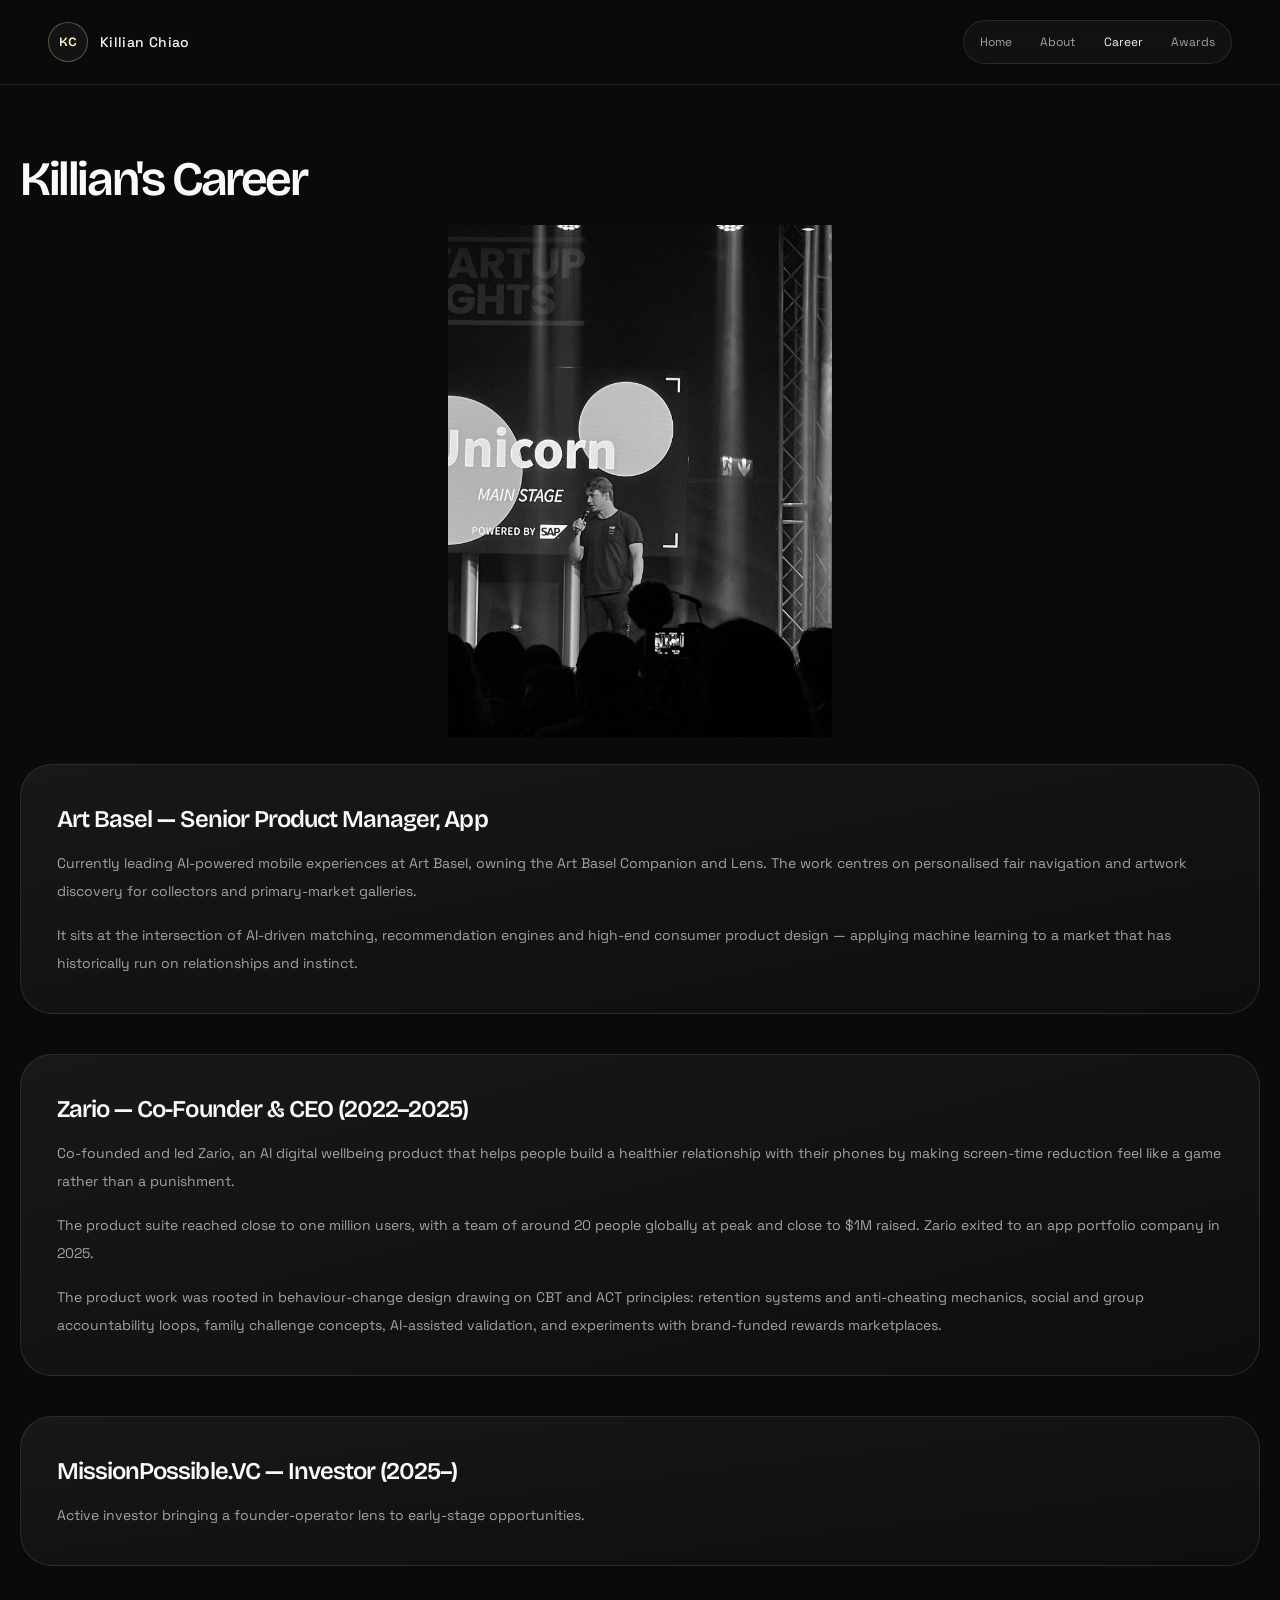
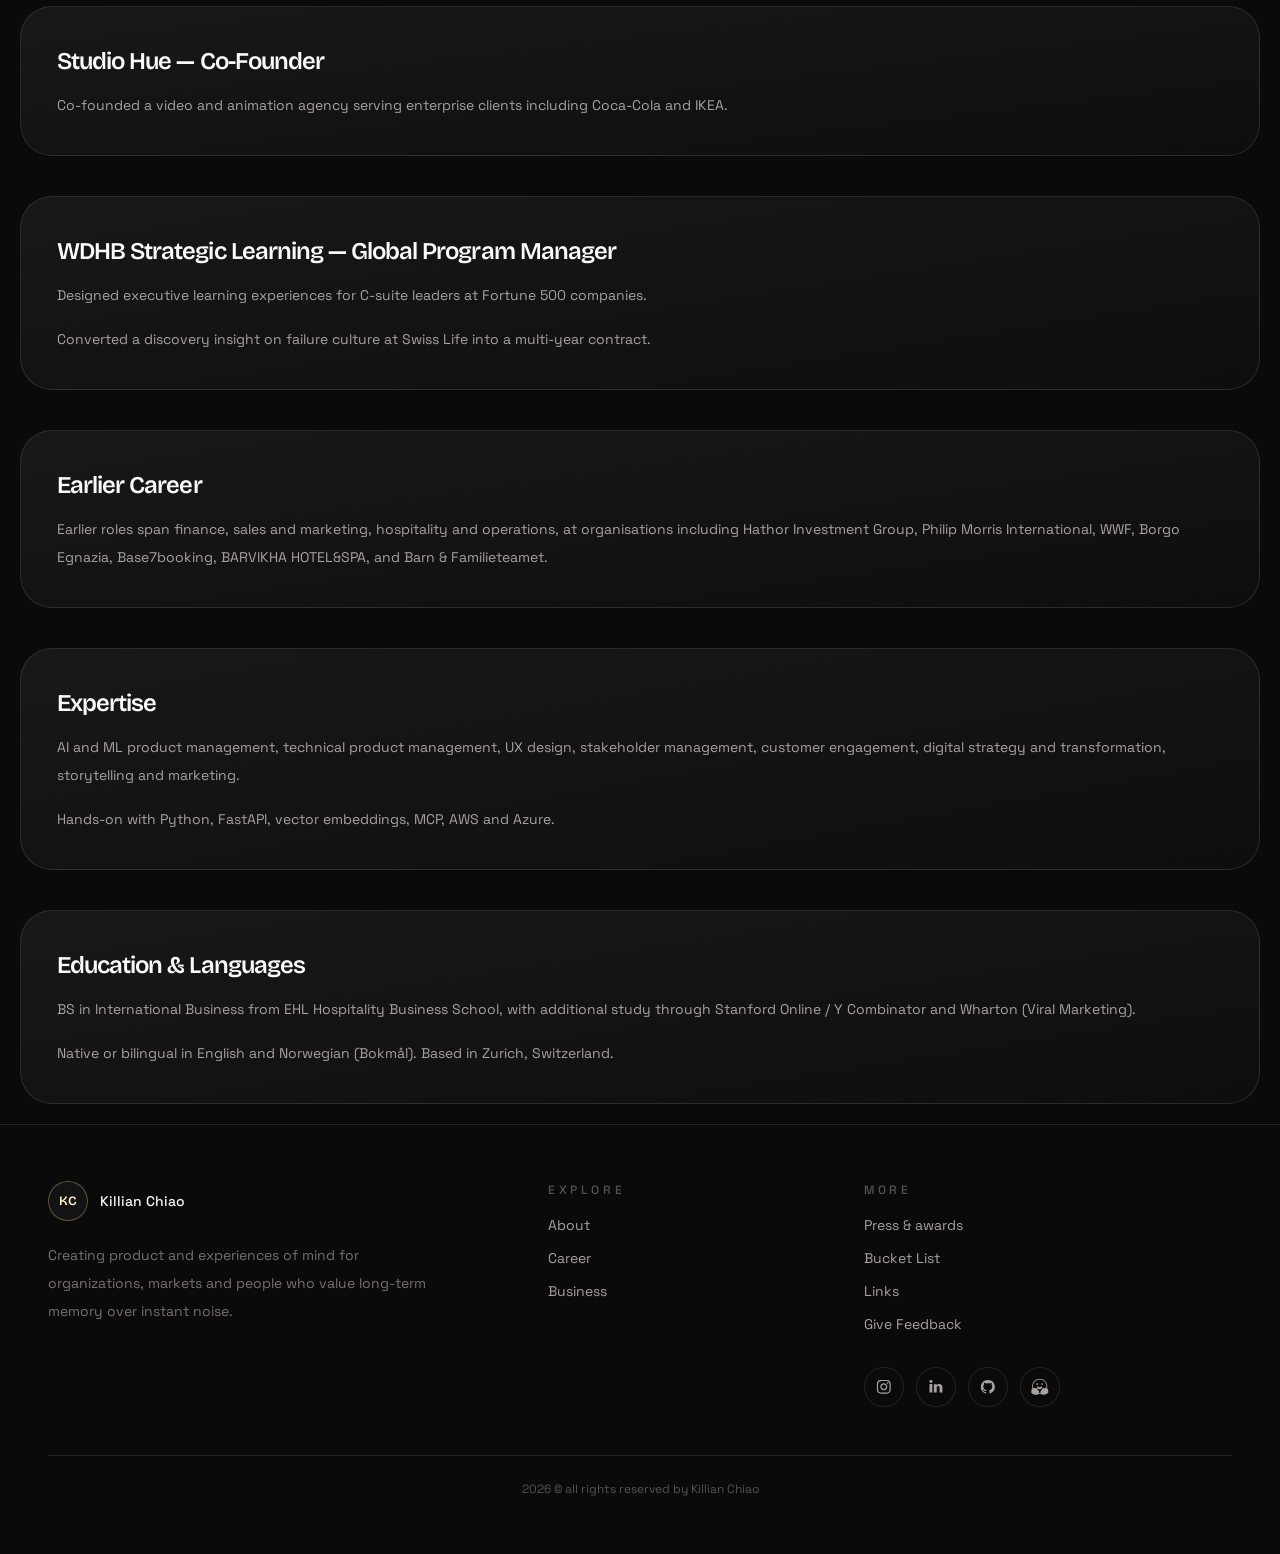
<file: career.html>
<!DOCTYPE html>
<html lang="en">
<head>
    <meta charset="UTF-8">
    <meta name="viewport" content="width=device-width, initial-scale=1.0">
    <title>Career - Killian Chiao</title>
    <meta name="description" content="The career of Killian Chiao — Senior Product Manager (App) at Art Basel, former Co-Founder & CEO of Zario, co-founder of Studio Hue, and investor at MissionPossible.VC.">
    <meta name="author" content="Killian Chiao">
    <link rel="canonical" href="https://killianchiao.com/career.html">
    <link rel="icon" href="/favicon.svg" type="image/svg+xml">
    <link rel="apple-touch-icon" href="/apple-touch-icon.png">
    <link rel="alternate" type="text/markdown" href="/llms.txt" title="Plain-text version for AI agents">

    <meta property="og:type" content="website">
    <meta property="og:site_name" content="Killian Chiao">
    <meta property="og:title" content="Career - Killian Chiao">
    <meta property="og:description" content="The career of Killian Chiao — Senior Product Manager (App) at Art Basel, former Co-Founder & CEO of Zario, co-founder of Studio Hue, and investor at MissionPossible.VC.">
    <meta property="og:url" content="https://killianchiao.com/career.html">
    <meta property="og:image" content="https://killianchiao.com/og-image.jpg">
    <meta property="og:image:width" content="1200">
    <meta property="og:image:height" content="630">
    <meta name="twitter:card" content="summary_large_image">
    <meta name="twitter:title" content="Career - Killian Chiao">
    <meta name="twitter:description" content="The career of Killian Chiao — Senior Product Manager (App) at Art Basel, former Co-Founder & CEO of Zario, co-founder of Studio Hue, and investor at MissionPossible.VC.">
    <meta name="twitter:image" content="https://killianchiao.com/og-image.jpg">
    <link rel="preconnect" href="https://fonts.googleapis.com">
    <link rel="preconnect" href="https://fonts.gstatic.com" crossorigin>
    <link href="https://fonts.googleapis.com/css2?family=Space+Grotesk:wght@400;500;600&family=Bricolage+Grotesque:opsz,wght@12..96,500;12..96,600&display=swap" rel="stylesheet">
    <link rel="stylesheet" href="styles.css">
</head>
<body>
    <nav class="site-nav">
        <div class="nav-id">
            <a href="index.html" class="monogram" aria-label="Killian Chiao — home">KC</a>
            <span class="nav-wordmark">Killian Chiao</span>
        </div>
        <div class="nav-pills">
            <a href="index.html">Home</a>
            <a href="about.html">About</a>
            <a href="career.html" class="active">Career</a>
            <a href="awards.html">Awards</a>
        </div>
    </nav>

    <main class="page-main">


                    <h1 class="page-title">Killian's Career</h1>

                    <div class="career-image">
                        <span class="frame">
                            <img src="assets/images/image04.jpg" alt="" width="1335" height="1780" loading="lazy" decoding="async" />
                        </span>
                    </div>

                    <div class="content-container">
                        <div class="wrapper">
                            <div class="cols">
                                <div class="col">
                                    <p class="subsection-title">Art Basel &mdash; Senior Product Manager, App</p>
                                    <div class="body-text">
                                        <span class="p">Currently leading AI-powered mobile experiences at Art Basel, owning the Art Basel Companion and Lens. The work centres on personalised fair navigation and artwork discovery for collectors and primary-market galleries.</span>
                                        <span class="p">It sits at the intersection of AI-driven matching, recommendation engines and high-end consumer product design &mdash; applying machine learning to a market that has historically run on relationships and instinct.</span>
                                    </div>
                                </div>
                            </div>
                        </div>
                    </div>

                    <hr class="section-divider">

                    <div class="content-container">
                        <div class="wrapper">
                            <div class="cols">
                                <div class="col">
                                    <p class="subsection-title">Zario &mdash; Co-Founder &amp; CEO (2022&ndash;2025)</p>
                                    <div class="body-text">
                                        <span class="p">Co-founded and led Zario, an AI digital wellbeing product that helps people build a healthier relationship with their phones by making screen-time reduction feel like a game rather than a punishment.</span>
                                        <span class="p">The product suite reached close to one million users, with a team of around 20 people globally at peak and close to $1M raised. Zario exited to an app portfolio company in 2025.</span>
                                        <span class="p">The product work was rooted in behaviour-change design drawing on CBT and ACT principles: retention systems and anti-cheating mechanics, social and group accountability loops, family challenge concepts, AI-assisted validation, and experiments with brand-funded rewards marketplaces.</span>
                                    </div>
                                </div>
                            </div>
                        </div>
                    </div>

                    <hr class="section-divider">

                    <div class="content-container">
                        <div class="wrapper">
                            <div class="cols">
                                <div class="col">
                                    <p class="subsection-title">MissionPossible.VC &mdash; Investor (2025&ndash;)</p>
                                    <div class="body-text">
                                        <span class="p">Active investor bringing a founder-operator lens to early-stage opportunities.</span>
                                    </div>
                                </div>
                            </div>
                        </div>
                    </div>

                    <hr class="section-divider">

                    <div class="content-container">
                        <div class="wrapper">
                            <div class="cols">
                                <div class="col">
                                    <p class="subsection-title">Studio Hue &mdash; Co-Founder</p>
                                    <div class="body-text">
                                        <span class="p">Co-founded a video and animation agency serving enterprise clients including Coca-Cola and IKEA.</span>
                                    </div>
                                </div>
                            </div>
                        </div>
                    </div>

                    <hr class="section-divider">

                    <div class="content-container">
                        <div class="wrapper">
                            <div class="cols">
                                <div class="col">
                                    <p class="subsection-title">WDHB Strategic Learning &mdash; Global Program Manager</p>
                                    <div class="body-text">
                                        <span class="p">Designed executive learning experiences for C-suite leaders at Fortune 500 companies.</span>
                                        <span class="p">Converted a discovery insight on failure culture at Swiss Life into a multi-year contract.</span>
                                    </div>
                                </div>
                            </div>
                        </div>
                    </div>

                    <hr class="section-divider">

                    <div class="content-container">
                        <div class="wrapper">
                            <div class="cols">
                                <div class="col">
                                    <p class="subsection-title">Earlier Career</p>
                                    <div class="body-text">
                                        <span class="p">Earlier roles span finance, sales and marketing, hospitality and operations, at organisations including Hathor Investment Group, Philip Morris International, WWF, Borgo Egnazia, Base7booking, BARVIKHA HOTEL&amp;SPA, and Barn &amp; Familieteamet.</span>
                                    </div>
                                </div>
                            </div>
                        </div>
                    </div>

                    <hr class="section-divider">

                    <div class="content-container">
                        <div class="wrapper">
                            <div class="cols">
                                <div class="col">
                                    <p class="subsection-title">Expertise</p>
                                    <div class="body-text">
                                        <span class="p">AI and ML product management, technical product management, UX design, stakeholder management, customer engagement, digital strategy and transformation, storytelling and marketing.</span>
                                        <span class="p">Hands-on with Python, FastAPI, vector embeddings, MCP, AWS and Azure.</span>
                                    </div>
                                </div>
                            </div>
                        </div>
                    </div>

                    <hr class="section-divider">

                    <div class="content-container">
                        <div class="wrapper">
                            <div class="cols">
                                <div class="col">
                                    <p class="subsection-title">Education &amp; Languages</p>
                                    <div class="body-text">
                                        <span class="p">BS in International Business from EHL Hospitality Business School, with additional study through Stanford Online / Y Combinator and Wharton (Viral Marketing).</span>
                                        <span class="p">Native or bilingual in English and Norwegian (Bokm&aring;l). Based in Zurich, Switzerland.</span>
                                    </div>
                                </div>
                            </div>
                        </div>
                    </div>
    </main>

    <!-- Footer -->
    <footer class="site-footer">
        <div class="footer-inner">
            <div class="footer-id">
                <div class="nav-id">
                    <a href="index.html" class="monogram" aria-label="Killian Chiao — home">KC</a>
                    <span style="font-size:.875rem; font-weight:500;">Killian Chiao</span>
                </div>
                <p>Creating product and experiences of mind for organizations, markets and people who value long-term memory over instant noise.</p>
            </div>
            <div class="footer-col">
                <p class="head">Explore</p>
                <nav>
                    <a href="about.html">About</a>
                    <a href="career.html">Career</a>
                    <a href="business.html">Business</a>
                </nav>
            </div>
            <div class="footer-col">
                <p class="head">More</p>
                <nav>
                    <a href="awards.html">Press &amp; awards</a>
                    <a href="bucketlist.html">Bucket List</a>
                    <a href="links.html">Links</a>
                    <a href="#">Give Feedback</a>
                </nav>
                <div class="footer-social">
                        <a href="https://www.instagram.com/killianchi/" aria-label="Instagram" target="_blank" rel="noopener"><svg viewBox="0 0 40 40" aria-hidden="true"><path d="M20,7c4.2,0,4.7,0,6.3,0.1c1.5,0.1,2.3,0.3,3,0.5C30,8,30.5,8.3,31.1,8.9c0.5,0.5,0.9,1.1,1.2,1.8c0.2,0.5,0.5,1.4,0.5,3C33,15.3,33,15.8,33,20s0,4.7-0.1,6.3c-0.1,1.5-0.3,2.3-0.5,3c-0.3,0.7-0.6,1.2-1.2,1.8c-0.5,0.5-1.1,0.9-1.8,1.2c-0.5,0.2-1.4,0.5-3,0.5C24.7,33,24.2,33,20,33s-4.7,0-6.3-0.1c-1.5-0.1-2.3-0.3-3-0.5C10,32,9.5,31.7,8.9,31.1C8.4,30.6,8,30,7.7,29.3c-0.2-0.5-0.5-1.4-0.5-3C7,24.7,7,24.2,7,20s0-4.7,0.1-6.3c0.1-1.5,0.3-2.3,0.5-3C8,10,8.3,9.5,8.9,8.9C9.4,8.4,10,8,10.7,7.7c0.5-0.2,1.4-0.5,3-0.5C15.3,7.1,15.8,7,20,7z M20,4.3c-4.3,0-4.8,0-6.5,0.1c-1.6,0-2.8,0.3-3.8,0.7C8.7,5.5,7.8,6,6.9,6.9C6,7.8,5.5,8.7,5.1,9.7c-0.4,1-0.6,2.1-0.7,3.8c-0.1,1.7-0.1,2.2-0.1,6.5s0,4.8,0.1,6.5c0,1.6,0.3,2.8,0.7,3.8c0.4,1,0.9,1.9,1.8,2.8c0.9,0.9,1.7,1.4,2.8,1.8c1,0.4,2.1,0.6,3.8,0.7c1.6,0.1,2.2,0.1,6.5,0.1s4.8,0,6.5-0.1c1.6-0.1,2.9-0.3,3.8-0.7c1-0.4,1.9-0.9,2.8-1.8c0.9-0.9,1.4-1.7,1.8-2.8c0.4-1,0.6-2.1,0.7-3.8c0.1-1.6,0.1-2.2,0.1-6.5s0-4.8-0.1-6.5c-0.1-1.6-0.3-2.9-0.7-3.8c-0.4-1-0.9-1.9-1.8-2.8c-0.9-0.9-1.7-1.4-2.8-1.8c-1-0.4-2.1-0.6-3.8-0.7C24.8,4.3,24.3,4.3,20,4.3L20,4.3L20,4.3z"/><path d="M20,11.9c-4.5,0-8.1,3.7-8.1,8.1s3.7,8.1,8.1,8.1s8.1-3.7,8.1-8.1S24.5,11.9,20,11.9z M20,25.2c-2.9,0-5.2-2.3-5.2-5.2s2.3-5.2,5.2-5.2s5.2,2.3,5.2,5.2S22.9,25.2,20,25.2z"/><path d="M30.6,11.6c0,1-0.8,1.9-1.9,1.9c-1,0-1.9-0.8-1.9-1.9s0.8-1.9,1.9-1.9C29.8,9.7,30.6,10.5,30.6,11.6z"/></svg></a>
                        <a href="https://www.linkedin.com/in/killianchi" aria-label="LinkedIn" target="_blank" rel="noopener"><svg viewBox="0 0 40 40" aria-hidden="true"><path d="M12.1,13.8v19.1H5.7V13.8C5.7,13.8,12.1,13.8,12.1,13.8z M12.5,7.9c0,0.9-0.3,1.7-1,2.4c-0.7,0.6-1.5,0.9-2.6,0.9h0c-1.1,0-1.9-0.3-2.5-0.9c-0.6-0.6-1-1.4-1-2.4c0-1,0.3-1.7,1-2.4S7.9,4.6,9,4.6s1.9,0.3,2.6,0.9S12.5,6.9,12.5,7.9z M35,22v11h-6.4V22.7c0-1.4-0.3-2.4-0.8-3.2c-0.5-0.8-1.3-1.1-2.4-1.1c-0.8,0-1.5,0.2-2,0.7c-0.5,0.4-1,1-1.2,1.7c-0.1,0.4-0.2,0.9-0.2,1.6v10.7h-6.4c0-5.1,0-9.3,0-12.5s0-5.1,0-5.7l0-0.9H22v2.8h0c0.3-0.4,0.5-0.8,0.8-1.1c0.3-0.3,0.6-0.6,1.1-1c0.5-0.4,1-0.6,1.7-0.8c0.7-0.2,1.4-0.3,2.2-0.3c2.2,0,4,0.7,5.3,2.2C34.4,17,35,19.1,35,22L35,22z"/></svg></a>
                        <a href="https://github.com/Killianchi" aria-label="GitHub" target="_blank" rel="noopener"><svg viewBox="0 0 40 40" aria-hidden="true"><path d="M36,20.3c0,3.5-1,6.6-3.1,9.4c-2,2.8-4.7,4.7-7.9,5.8c-0.4,0.1-0.6,0-0.8-0.1c-0.2-0.2-0.3-0.4-0.3-0.6v-4.4c0-1.3-0.4-2.3-1.1-3c0.8-0.1,1.5-0.2,2.1-0.4c0.6-0.2,1.3-0.4,2-0.8c0.7-0.4,1.2-0.8,1.7-1.4c0.5-0.5,0.8-1.3,1.1-2.2s0.4-2,0.4-3.1c0-1.7-0.5-3.1-1.6-4.3c0.5-1.3,0.5-2.7-0.2-4.2c-0.4-0.1-1,0-1.7,0.2c-0.7,0.3-1.4,0.6-1.9,0.9L24,12.5c-1.3-0.4-2.6-0.5-4-0.5s-2.7,0.2-4,0.5c-0.2-0.2-0.5-0.3-0.9-0.6c-0.4-0.2-0.9-0.5-1.7-0.8c-0.8-0.3-1.4-0.4-1.8-0.3c-0.6,1.6-0.7,3-0.1,4.2c-1.1,1.2-1.6,2.6-1.6,4.3c0,1.2,0.1,2.2,0.4,3.1s0.6,1.6,1.1,2.2s1,1,1.7,1.4c0.7,0.4,1.3,0.6,2,0.8c0.6,0.2,1.3,0.3,2.1,0.4c-0.6,0.5-0.9,1.2-1,2.1c-0.3,0.1-0.6,0.2-0.9,0.3c-0.3,0.1-0.7,0.1-1.2,0.1c-0.5,0-0.9-0.1-1.4-0.4c-0.5-0.3-0.8-0.7-1.2-1.3c-0.3-0.4-0.6-0.8-1-1.1c-0.4-0.3-0.8-0.4-1-0.5L9,26.5c-0.3,0-0.5,0-0.6,0.1c-0.1,0.1-0.1,0.1-0.1,0.2c0,0.1,0.1,0.2,0.2,0.3c0.1,0.1,0.2,0.2,0.3,0.2l0.1,0.1c0.3,0.1,0.6,0.4,0.9,0.8s0.5,0.7,0.7,1.1l0.2,0.5c0.2,0.5,0.5,1,0.9,1.3c0.4,0.3,0.9,0.5,1.4,0.6c0.5,0.1,1,0.1,1.4,0.1c0.5,0,0.9,0,1.2-0.1l0.5-0.1c0,0.5,0,1.1,0,1.9c0,0.7,0,1.1,0,1.1c0,0.2-0.1,0.5-0.3,0.6c-0.2,0.2-0.5,0.2-0.8,0.1c-3.2-1.1-5.8-3-7.9-5.8S4,23.8,4,20.3c0-2.9,0.7-5.6,2.1-8S9.5,7.8,12,6.4s5.1-2.1,8-2.1s5.6,0.7,8,2.1s4.4,3.4,5.8,5.8S36,17.4,36,20.3L36,20.3z"/></svg></a>
                        <a href="https://huggingface.co/Killianchi" aria-label="Hugging Face" target="_blank" rel="noopener"><svg viewBox="0 0 40 40" aria-hidden="true"><path d="M39.4,29.5c0.1,0.4,0.2,1.3-0.4,2.1c0.4,0.7,0.5,1.5,0.2,2.2c-0.5,1-1.6,1.8-3.8,2.7c-1.4,0.5-2.6,0.9-2.6,0.9c-1.6,0.4-3.2,0.7-4.8,0.7c-2.3,0-4.1-0.7-5.2-1.9c-0.9,0.2-1.9,0.3-2.9,0.3c-0.9,0-1.8-0.1-2.7-0.2c-1.1,1.3-2.8,1.9-5.2,1.9c-1.6,0-3.3-0.3-4.8-0.7c0,0-1.3-0.4-2.6-0.9c-2.2-0.9-3.3-1.7-3.8-2.7c-0.3-0.7-0.3-1.6,0.2-2.2c-0.6-0.9-0.5-1.7-0.4-2.1C0.7,29,1,28.5,1.4,28.2c-0.6-1-0.5-2.3,0.4-3.1c0.4-0.5,1.1-0.7,1.7-0.7c0,0,0,0,0,0C3,22.7,2.7,21,2.7,19.2c0-9.6,7.7-17.3,17.2-17.3c9.5,0,17.2,7.7,17.2,17.3c0,1.8-0.3,3.5-0.8,5.2c0.1,0,0.2,0,0.2,0c0.7,0,1.3,0.3,1.7,0.7c0.8,0.8,0.9,2.1,0.4,3.1C39,28.5,39.3,29,39.4,29.5z M19.9,3.6c-8.5,0-15.4,6.9-15.4,15.5c0,1.3,0.1,2.5,0.4,3.6c0.4-0.5,1.1-0.8,1.8-0.8c0.6,0,1.2,0.2,1.8,0.6c0.4,0.3,0.8,0.7,1.3,1.3c0.5-0.7,1.2-1.1,2-1.1c1.5,0,2.4,1.3,2.8,2.5c0.2,0.4,1,2.2,2.2,3.5c1.9,1.9,2.3,3.8,1.4,5.9c0.6,0.1,1.1,0.1,1.7,0.1c0.6,0,1.3,0,1.9-0.1c-0.9-2.1-0.4-4,1.4-5.9c1.2-1.2,2.1-3.1,2.2-3.5c0.3-1.2,1.3-2.5,2.8-2.5c0.8,0,1.6,0.4,2,1.1c0.4-0.6,0.9-1,1.3-1.3c0.5-0.4,1.1-0.6,1.8-0.6c0.6,0,1.2,0.2,1.6,0.7c0.2-1.1,0.4-2.3,0.4-3.4C35.3,10.6,28.4,3.6,19.9,3.6z M26.3,16c-0.6,0.3-0.8-0.9-1.4-1.1c-0.5-0.2-1.4,0.7-1.6,0.1c-0.6-1.1-0.2-2.4,0.9-3c1.1-0.6,2.4-0.2,3,0.9C27.7,14.1,27.3,15.4,26.3,16z M25.5,19.7c0,2-1.4,5.9-5.8,5.9c-4.4,0-5.8-3.9-5.8-5.9c0-2,2.6,1.1,5.8,1.1c1.5,0,2.9-0.7,3.9-1.2C24.8,19,25.5,18.7,25.5,19.7z M16.1,15.1c-0.3,0.5-1.1-0.3-1.6-0.1c-0.6,0.2-0.8,1.4-1.4,1.1c-1.1-0.6-1.5-1.9-0.9-3c0.6-1.1,1.9-1.5,3-0.9C16.3,12.6,16.7,14,16.1,15.1z"/></svg></a>
                </div>
            </div>
        </div>
        <div class="footer-bottom">2026 &copy; all rights reserved by Killian Chiao</div>
    </footer>

    <script>
    (function () {
        if (window.matchMedia('(prefers-reduced-motion: reduce)').matches) {
            document.querySelectorAll('.reveal-item').forEach(function (el) { el.classList.add('revealed'); });
            return;
        }
        var io = new IntersectionObserver(function (entries) {
            entries.forEach(function (e) {
                if (e.isIntersecting) { e.target.classList.add('revealed'); io.unobserve(e.target); }
            });
        }, { threshold: 0.12 });
        document.querySelectorAll('.reveal-item').forEach(function (el) { io.observe(el); });
    })();
    </script>
</body>
</html>
</file>
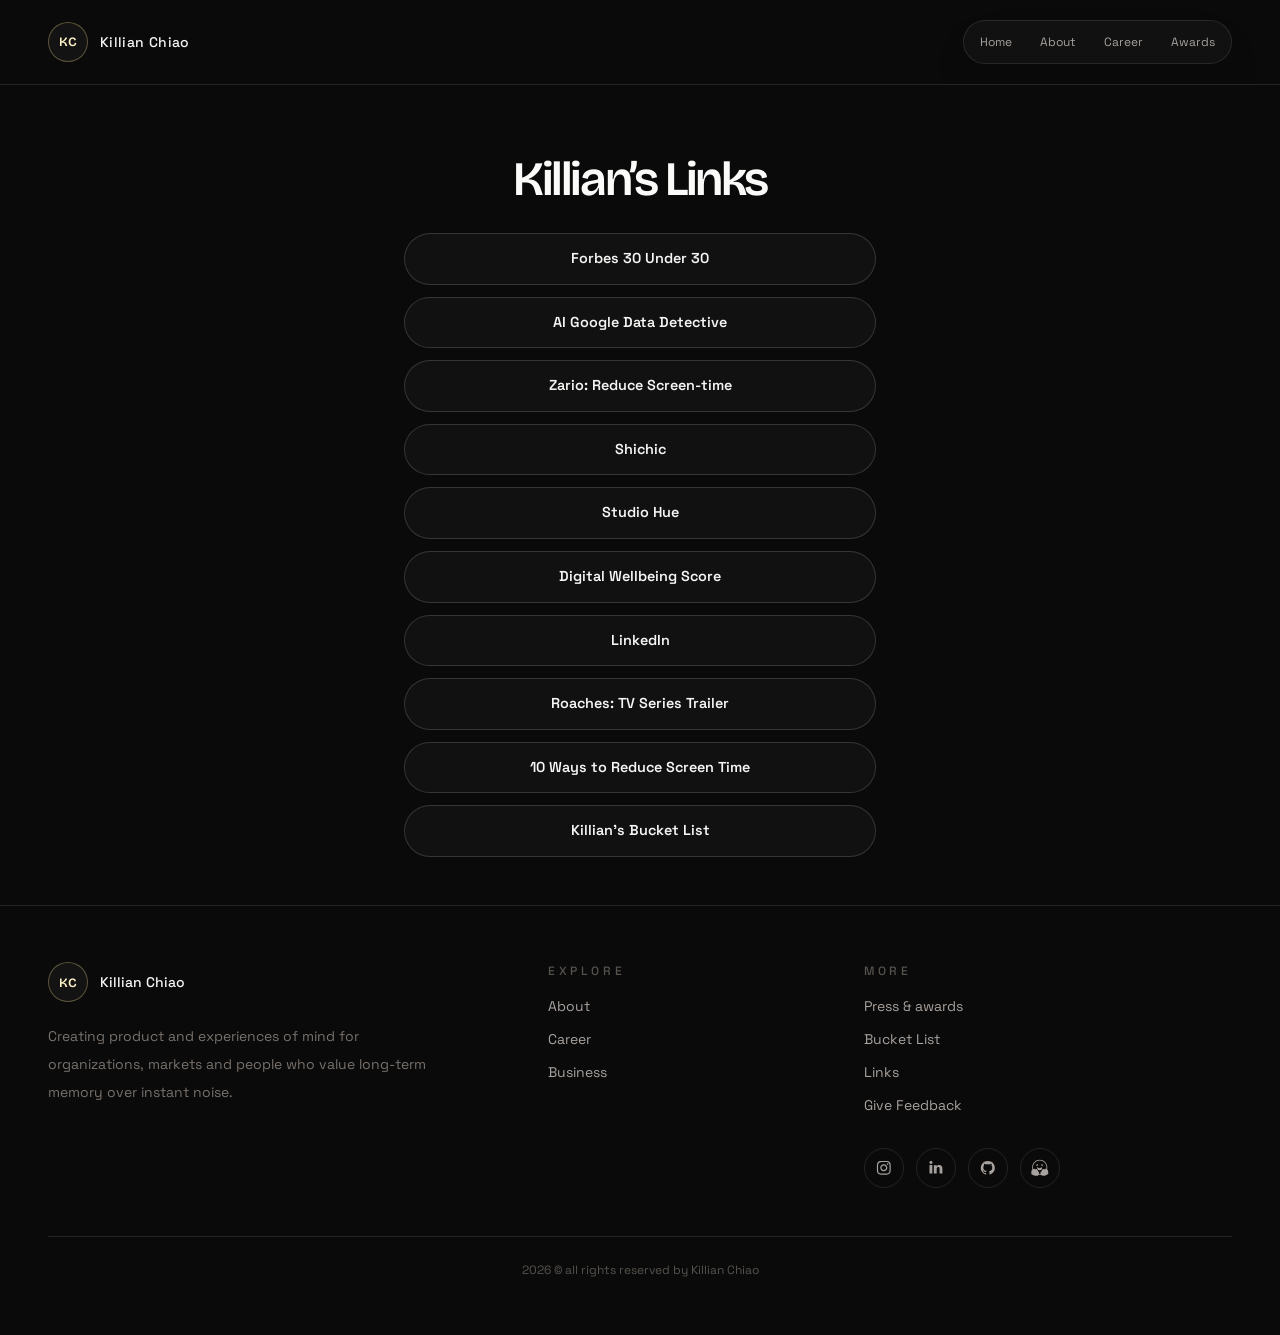
<file: links.html>
<!DOCTYPE html>
<html lang="en">
<head>
    <meta charset="UTF-8">
    <meta name="viewport" content="width=device-width, initial-scale=1.0">
    <title>Killian's Links - Killian Chiao</title>
    <meta name="description" content="All of Killian Chiao's links in one place — Forbes, Zario, Shichic, Studio Hue, LinkedIn and more.">
    <meta name="author" content="Killian Chiao">
    <link rel="canonical" href="https://killianchiao.com/links.html">
    <link rel="icon" href="/favicon.svg" type="image/svg+xml">
    <link rel="apple-touch-icon" href="/apple-touch-icon.png">
    <link rel="alternate" type="text/markdown" href="/llms.txt" title="Plain-text version for AI agents">

    <meta property="og:type" content="website">
    <meta property="og:site_name" content="Killian Chiao">
    <meta property="og:title" content="Killian's Links - Killian Chiao">
    <meta property="og:description" content="All of Killian Chiao's links in one place — Forbes, Zario, Shichic, Studio Hue, LinkedIn and more.">
    <meta property="og:url" content="https://killianchiao.com/links.html">
    <meta property="og:image" content="https://killianchiao.com/og-image.jpg">
    <meta property="og:image:width" content="1200">
    <meta property="og:image:height" content="630">
    <meta name="twitter:card" content="summary_large_image">
    <meta name="twitter:title" content="Killian's Links - Killian Chiao">
    <meta name="twitter:description" content="All of Killian Chiao's links in one place — Forbes, Zario, Shichic, Studio Hue, LinkedIn and more.">
    <meta name="twitter:image" content="https://killianchiao.com/og-image.jpg">
    <link rel="preconnect" href="https://fonts.googleapis.com">
    <link rel="preconnect" href="https://fonts.gstatic.com" crossorigin>
    <link href="https://fonts.googleapis.com/css2?family=Space+Grotesk:wght@400;500;600&family=Bricolage+Grotesque:opsz,wght@12..96,500;12..96,600&display=swap" rel="stylesheet">
    <link rel="stylesheet" href="styles.css">
    <style>
        .links-title {
            max-width: 80rem;
            margin: 3rem auto 1.5rem;
            padding: 0 1.25rem;
            text-align: center;
            font-family: var(--font-heading);
            font-weight: 600;
            font-size: 2.25rem;
            line-height: 1.25;
            letter-spacing: -0.05em;
            color: var(--head);
            text-transform: none;
        }
        .link-list { max-width: 32rem; margin: 0 auto 3rem; padding: 0 1.25rem; }
        .link-list ul { width: 100%; display: grid; gap: 0.75rem; }
        .link-list ul li a {
            display: block; text-align: center;
            border: 1px solid var(--hairline-15);
            background: var(--surface-03);
            border-radius: 9999px;
            padding: 0.875rem 1.5rem;
            color: var(--text);
            font-size: 0.9rem; font-weight: 600;
            transition: border-color .3s, background-color .3s, color .3s;
        }
        .link-list ul li a:hover {
            border-color: rgba(253,230,138,0.5);
            background: rgba(253,230,138,0.10);
            color: var(--amber-100);
        }
        @media (min-width: 640px) { .links-title { font-size: 3rem; margin-top: 4rem; } }
    </style>
</head>
<body>
    <nav class="site-nav">
        <div class="nav-id">
            <a href="index.html" class="monogram" aria-label="Killian Chiao — home">KC</a>
            <span class="nav-wordmark">Killian Chiao</span>
        </div>
        <div class="nav-pills">
            <a href="index.html">Home</a>
            <a href="about.html">About</a>
            <a href="career.html">Career</a>
            <a href="awards.html">Awards</a>
        </div>
    </nav>

    <main class="page-main">


                    <h1 class="links-title">Killian&rsquo;s Links</h1>

                    <div class="link-list">
                        <ul>
                            <li><a href="https://www.forbes.at/artikel/killian-fjellbakk.html" target="_blank" rel="noopener">Forbes 30 Under 30</a></li>
                            <li><a href="https://app.meetzario.com/data_detective_landing" target="_blank" rel="noopener">AI Google Data Detective</a></li>
                            <li><a href="https://meetzario.com" target="_blank" rel="noopener">Zario: Reduce Screen-time</a></li>
                            <li><a href="https://www.myshichic.com/" target="_blank" rel="noopener">Shichic</a></li>
                            <li><a href="https://vimeo.com/studiohue" target="_blank" rel="noopener">Studio Hue</a></li>
                            <li><a href="https://app.meetzario.com" target="_blank" rel="noopener">Digital Wellbeing Score</a></li>
                            <li><a href="https://www.linkedin.com/in/killianchi" target="_blank" rel="noopener">LinkedIn</a></li>
                            <li><a href="https://www.youtube.com/watch?v=vWadLqc8V7I" target="_blank" rel="noopener">Roaches: TV Series Trailer</a></li>
                            <li><a href="https://www.meetzario.com/post/10-ways-to-reduce-unwanted-screen-time" target="_blank" rel="noopener">10 Ways to Reduce Screen Time</a></li>
                            <li><a href="bucketlist.html">Killian's Bucket List</a></li>
                        </ul>
                    </div>
    </main>

    <!-- Footer -->
    <footer class="site-footer">
        <div class="footer-inner">
            <div class="footer-id">
                <div class="nav-id">
                    <a href="index.html" class="monogram" aria-label="Killian Chiao — home">KC</a>
                    <span style="font-size:.875rem; font-weight:500;">Killian Chiao</span>
                </div>
                <p>Creating product and experiences of mind for organizations, markets and people who value long-term memory over instant noise.</p>
            </div>
            <div class="footer-col">
                <p class="head">Explore</p>
                <nav>
                    <a href="about.html">About</a>
                    <a href="career.html">Career</a>
                    <a href="business.html">Business</a>
                </nav>
            </div>
            <div class="footer-col">
                <p class="head">More</p>
                <nav>
                    <a href="awards.html">Press &amp; awards</a>
                    <a href="bucketlist.html">Bucket List</a>
                    <a href="links.html">Links</a>
                    <a href="#">Give Feedback</a>
                </nav>
                <div class="footer-social">
                        <a href="https://www.instagram.com/killianchi/" aria-label="Instagram" target="_blank" rel="noopener"><svg viewBox="0 0 40 40" aria-hidden="true"><path d="M20,7c4.2,0,4.7,0,6.3,0.1c1.5,0.1,2.3,0.3,3,0.5C30,8,30.5,8.3,31.1,8.9c0.5,0.5,0.9,1.1,1.2,1.8c0.2,0.5,0.5,1.4,0.5,3C33,15.3,33,15.8,33,20s0,4.7-0.1,6.3c-0.1,1.5-0.3,2.3-0.5,3c-0.3,0.7-0.6,1.2-1.2,1.8c-0.5,0.5-1.1,0.9-1.8,1.2c-0.5,0.2-1.4,0.5-3,0.5C24.7,33,24.2,33,20,33s-4.7,0-6.3-0.1c-1.5-0.1-2.3-0.3-3-0.5C10,32,9.5,31.7,8.9,31.1C8.4,30.6,8,30,7.7,29.3c-0.2-0.5-0.5-1.4-0.5-3C7,24.7,7,24.2,7,20s0-4.7,0.1-6.3c0.1-1.5,0.3-2.3,0.5-3C8,10,8.3,9.5,8.9,8.9C9.4,8.4,10,8,10.7,7.7c0.5-0.2,1.4-0.5,3-0.5C15.3,7.1,15.8,7,20,7z M20,4.3c-4.3,0-4.8,0-6.5,0.1c-1.6,0-2.8,0.3-3.8,0.7C8.7,5.5,7.8,6,6.9,6.9C6,7.8,5.5,8.7,5.1,9.7c-0.4,1-0.6,2.1-0.7,3.8c-0.1,1.7-0.1,2.2-0.1,6.5s0,4.8,0.1,6.5c0,1.6,0.3,2.8,0.7,3.8c0.4,1,0.9,1.9,1.8,2.8c0.9,0.9,1.7,1.4,2.8,1.8c1,0.4,2.1,0.6,3.8,0.7c1.6,0.1,2.2,0.1,6.5,0.1s4.8,0,6.5-0.1c1.6-0.1,2.9-0.3,3.8-0.7c1-0.4,1.9-0.9,2.8-1.8c0.9-0.9,1.4-1.7,1.8-2.8c0.4-1,0.6-2.1,0.7-3.8c0.1-1.6,0.1-2.2,0.1-6.5s0-4.8-0.1-6.5c-0.1-1.6-0.3-2.9-0.7-3.8c-0.4-1-0.9-1.9-1.8-2.8c-0.9-0.9-1.7-1.4-2.8-1.8c-1-0.4-2.1-0.6-3.8-0.7C24.8,4.3,24.3,4.3,20,4.3L20,4.3L20,4.3z"/><path d="M20,11.9c-4.5,0-8.1,3.7-8.1,8.1s3.7,8.1,8.1,8.1s8.1-3.7,8.1-8.1S24.5,11.9,20,11.9z M20,25.2c-2.9,0-5.2-2.3-5.2-5.2s2.3-5.2,5.2-5.2s5.2,2.3,5.2,5.2S22.9,25.2,20,25.2z"/><path d="M30.6,11.6c0,1-0.8,1.9-1.9,1.9c-1,0-1.9-0.8-1.9-1.9s0.8-1.9,1.9-1.9C29.8,9.7,30.6,10.5,30.6,11.6z"/></svg></a>
                        <a href="https://www.linkedin.com/in/killianchi" aria-label="LinkedIn" target="_blank" rel="noopener"><svg viewBox="0 0 40 40" aria-hidden="true"><path d="M12.1,13.8v19.1H5.7V13.8C5.7,13.8,12.1,13.8,12.1,13.8z M12.5,7.9c0,0.9-0.3,1.7-1,2.4c-0.7,0.6-1.5,0.9-2.6,0.9h0c-1.1,0-1.9-0.3-2.5-0.9c-0.6-0.6-1-1.4-1-2.4c0-1,0.3-1.7,1-2.4S7.9,4.6,9,4.6s1.9,0.3,2.6,0.9S12.5,6.9,12.5,7.9z M35,22v11h-6.4V22.7c0-1.4-0.3-2.4-0.8-3.2c-0.5-0.8-1.3-1.1-2.4-1.1c-0.8,0-1.5,0.2-2,0.7c-0.5,0.4-1,1-1.2,1.7c-0.1,0.4-0.2,0.9-0.2,1.6v10.7h-6.4c0-5.1,0-9.3,0-12.5s0-5.1,0-5.7l0-0.9H22v2.8h0c0.3-0.4,0.5-0.8,0.8-1.1c0.3-0.3,0.6-0.6,1.1-1c0.5-0.4,1-0.6,1.7-0.8c0.7-0.2,1.4-0.3,2.2-0.3c2.2,0,4,0.7,5.3,2.2C34.4,17,35,19.1,35,22L35,22z"/></svg></a>
                        <a href="https://github.com/Killianchi" aria-label="GitHub" target="_blank" rel="noopener"><svg viewBox="0 0 40 40" aria-hidden="true"><path d="M36,20.3c0,3.5-1,6.6-3.1,9.4c-2,2.8-4.7,4.7-7.9,5.8c-0.4,0.1-0.6,0-0.8-0.1c-0.2-0.2-0.3-0.4-0.3-0.6v-4.4c0-1.3-0.4-2.3-1.1-3c0.8-0.1,1.5-0.2,2.1-0.4c0.6-0.2,1.3-0.4,2-0.8c0.7-0.4,1.2-0.8,1.7-1.4c0.5-0.5,0.8-1.3,1.1-2.2s0.4-2,0.4-3.1c0-1.7-0.5-3.1-1.6-4.3c0.5-1.3,0.5-2.7-0.2-4.2c-0.4-0.1-1,0-1.7,0.2c-0.7,0.3-1.4,0.6-1.9,0.9L24,12.5c-1.3-0.4-2.6-0.5-4-0.5s-2.7,0.2-4,0.5c-0.2-0.2-0.5-0.3-0.9-0.6c-0.4-0.2-0.9-0.5-1.7-0.8c-0.8-0.3-1.4-0.4-1.8-0.3c-0.6,1.6-0.7,3-0.1,4.2c-1.1,1.2-1.6,2.6-1.6,4.3c0,1.2,0.1,2.2,0.4,3.1s0.6,1.6,1.1,2.2s1,1,1.7,1.4c0.7,0.4,1.3,0.6,2,0.8c0.6,0.2,1.3,0.3,2.1,0.4c-0.6,0.5-0.9,1.2-1,2.1c-0.3,0.1-0.6,0.2-0.9,0.3c-0.3,0.1-0.7,0.1-1.2,0.1c-0.5,0-0.9-0.1-1.4-0.4c-0.5-0.3-0.8-0.7-1.2-1.3c-0.3-0.4-0.6-0.8-1-1.1c-0.4-0.3-0.8-0.4-1-0.5L9,26.5c-0.3,0-0.5,0-0.6,0.1c-0.1,0.1-0.1,0.1-0.1,0.2c0,0.1,0.1,0.2,0.2,0.3c0.1,0.1,0.2,0.2,0.3,0.2l0.1,0.1c0.3,0.1,0.6,0.4,0.9,0.8s0.5,0.7,0.7,1.1l0.2,0.5c0.2,0.5,0.5,1,0.9,1.3c0.4,0.3,0.9,0.5,1.4,0.6c0.5,0.1,1,0.1,1.4,0.1c0.5,0,0.9,0,1.2-0.1l0.5-0.1c0,0.5,0,1.1,0,1.9c0,0.7,0,1.1,0,1.1c0,0.2-0.1,0.5-0.3,0.6c-0.2,0.2-0.5,0.2-0.8,0.1c-3.2-1.1-5.8-3-7.9-5.8S4,23.8,4,20.3c0-2.9,0.7-5.6,2.1-8S9.5,7.8,12,6.4s5.1-2.1,8-2.1s5.6,0.7,8,2.1s4.4,3.4,5.8,5.8S36,17.4,36,20.3L36,20.3z"/></svg></a>
                        <a href="https://huggingface.co/Killianchi" aria-label="Hugging Face" target="_blank" rel="noopener"><svg viewBox="0 0 40 40" aria-hidden="true"><path d="M39.4,29.5c0.1,0.4,0.2,1.3-0.4,2.1c0.4,0.7,0.5,1.5,0.2,2.2c-0.5,1-1.6,1.8-3.8,2.7c-1.4,0.5-2.6,0.9-2.6,0.9c-1.6,0.4-3.2,0.7-4.8,0.7c-2.3,0-4.1-0.7-5.2-1.9c-0.9,0.2-1.9,0.3-2.9,0.3c-0.9,0-1.8-0.1-2.7-0.2c-1.1,1.3-2.8,1.9-5.2,1.9c-1.6,0-3.3-0.3-4.8-0.7c0,0-1.3-0.4-2.6-0.9c-2.2-0.9-3.3-1.7-3.8-2.7c-0.3-0.7-0.3-1.6,0.2-2.2c-0.6-0.9-0.5-1.7-0.4-2.1C0.7,29,1,28.5,1.4,28.2c-0.6-1-0.5-2.3,0.4-3.1c0.4-0.5,1.1-0.7,1.7-0.7c0,0,0,0,0,0C3,22.7,2.7,21,2.7,19.2c0-9.6,7.7-17.3,17.2-17.3c9.5,0,17.2,7.7,17.2,17.3c0,1.8-0.3,3.5-0.8,5.2c0.1,0,0.2,0,0.2,0c0.7,0,1.3,0.3,1.7,0.7c0.8,0.8,0.9,2.1,0.4,3.1C39,28.5,39.3,29,39.4,29.5z M19.9,3.6c-8.5,0-15.4,6.9-15.4,15.5c0,1.3,0.1,2.5,0.4,3.6c0.4-0.5,1.1-0.8,1.8-0.8c0.6,0,1.2,0.2,1.8,0.6c0.4,0.3,0.8,0.7,1.3,1.3c0.5-0.7,1.2-1.1,2-1.1c1.5,0,2.4,1.3,2.8,2.5c0.2,0.4,1,2.2,2.2,3.5c1.9,1.9,2.3,3.8,1.4,5.9c0.6,0.1,1.1,0.1,1.7,0.1c0.6,0,1.3,0,1.9-0.1c-0.9-2.1-0.4-4,1.4-5.9c1.2-1.2,2.1-3.1,2.2-3.5c0.3-1.2,1.3-2.5,2.8-2.5c0.8,0,1.6,0.4,2,1.1c0.4-0.6,0.9-1,1.3-1.3c0.5-0.4,1.1-0.6,1.8-0.6c0.6,0,1.2,0.2,1.6,0.7c0.2-1.1,0.4-2.3,0.4-3.4C35.3,10.6,28.4,3.6,19.9,3.6z M26.3,16c-0.6,0.3-0.8-0.9-1.4-1.1c-0.5-0.2-1.4,0.7-1.6,0.1c-0.6-1.1-0.2-2.4,0.9-3c1.1-0.6,2.4-0.2,3,0.9C27.7,14.1,27.3,15.4,26.3,16z M25.5,19.7c0,2-1.4,5.9-5.8,5.9c-4.4,0-5.8-3.9-5.8-5.9c0-2,2.6,1.1,5.8,1.1c1.5,0,2.9-0.7,3.9-1.2C24.8,19,25.5,18.7,25.5,19.7z M16.1,15.1c-0.3,0.5-1.1-0.3-1.6-0.1c-0.6,0.2-0.8,1.4-1.4,1.1c-1.1-0.6-1.5-1.9-0.9-3c0.6-1.1,1.9-1.5,3-0.9C16.3,12.6,16.7,14,16.1,15.1z"/></svg></a>
                </div>
            </div>
        </div>
        <div class="footer-bottom">2026 &copy; all rights reserved by Killian Chiao</div>
    </footer>

    <script>
    (function () {
        if (window.matchMedia('(prefers-reduced-motion: reduce)').matches) {
            document.querySelectorAll('.reveal-item').forEach(function (el) { el.classList.add('revealed'); });
            return;
        }
        var io = new IntersectionObserver(function (entries) {
            entries.forEach(function (e) {
                if (e.isIntersecting) { e.target.classList.add('revealed'); io.unobserve(e.target); }
            });
        }, { threshold: 0.12 });
        document.querySelectorAll('.reveal-item').forEach(function (el) { io.observe(el); });
    })();
    </script>
</body>
</html>
</file>
<file: styles.css>
/* ============================================================
   Killian Chiao — design system
   Editorial near-monochrome dark portfolio.
   Canvas neutral-950, warm stone type, single amber accent.
   Depth = translucent white overlays + hairline white/10 borders.
   ============================================================ */

/* ---------- Tokens ---------- */
:root {
    --bg: #0a0a0a;             /* neutral-950 */
    --text: #f5f5f4;           /* stone-100 */
    --head: #fafaf9;           /* stone-50  */
    --stone-200: #e7e5e4;
    --stone-300: #d6d3d1;
    --stone-400: #a8a29e;
    --stone-500: #78716c;
    --stone-600: #57534e;
    --stone-800: #292524;
    --amber-100: #fef3c7;
    --amber-200: #fde68a;
    --amber-300: #fcd34d;
    --amber-950: #451a03;
    --n500: #737373;
    --n600: #525252;
    --n700: #404040;
    --hairline: rgba(255,255,255,0.10);
    --hairline-15: rgba(255,255,255,0.15);
    --surface-03: rgba(255,255,255,0.03);
    --surface-04: rgba(255,255,255,0.04);
    --font-body: 'Space Grotesk', -apple-system, BlinkMacSystemFont, 'Segoe UI', sans-serif;
    --font-heading: 'Bricolage Grotesque', 'Space Grotesk', -apple-system, sans-serif;
}

/* ---------- Reset / base ---------- */
*, *::before, *::after { box-sizing: border-box; margin: 0; padding: 0; }
html { scroll-behavior: smooth; }
body {
    background-color: var(--bg);
    color: var(--text);
    font-family: var(--font-body);
    font-size: 16px;
    line-height: 1.5;
    min-height: 100vh;
    -webkit-font-smoothing: antialiased;
    overflow-x: hidden;
    word-wrap: break-word;
}
::selection { background: var(--amber-300); color: #0a0a0a; }
a { color: inherit; text-decoration: none; transition: color .3s, background-color .3s, border-color .3s; }
ul { list-style: none; }
img { max-width: 100%; vertical-align: top; }
strong { font-weight: 600; }
em { font-style: italic; }

/* ---------- Shared primitives ---------- */
.section { position: relative; overflow: hidden; padding: 5rem 1.25rem; }
.section .inner { max-width: 80rem; margin: 0 auto; position: relative; }
.eyebrow {
    font-size: .75rem; text-transform: uppercase; letter-spacing: .3em;
    color: var(--stone-500); font-weight: 500;
}
.glow { position: absolute; border-radius: 9999px; pointer-events: none; filter: blur(64px); }
.hairline-grid {
    display: grid; gap: 1px;
    background: var(--hairline);
    border: 1px solid var(--hairline);
    overflow: hidden;
}
.btn {
    display: inline-flex; align-items: center; justify-content: center;
    border-radius: 9999px; padding: .75rem 1.5rem;
    font-size: .875rem; font-weight: 600; transition: all .3s;
}
.btn-primary {
    background: var(--text); color: #0a0a0a;
    box-shadow: 0 25px 50px -12px rgba(255,255,255,0.10);
}
.btn-primary:hover { background: var(--amber-100); }
.btn-secondary {
    border: 1px solid var(--hairline-15); background: var(--surface-03); color: var(--text);
}
.btn-secondary:hover { border-color: rgba(253,230,138,0.5); background: rgba(253,230,138,0.10); }
.link-row {
    display: flex; align-items: center; justify-content: space-between;
    border-radius: 1rem; padding: 1rem 1.25rem;
    font-size: .875rem; font-weight: 600;
    border: 1px solid rgba(10,10,10,0.10);
    transition: all .3s;
}
.link-row svg { width: 1rem; height: 1rem; flex: none; }

/* ---------- Nav ---------- */
.site-nav {
    position: relative; overflow: hidden;
    display: flex; align-items: center; justify-content: space-between;
    border-bottom: 1px solid var(--hairline);
    background: var(--bg);
    padding: 1.25rem;
}
.nav-id { display: flex; align-items: center; gap: .75rem; }
.monogram {
    display: inline-flex; align-items: center; justify-content: center;
    width: 2.5rem; height: 2.5rem; border-radius: 9999px;
    border: 1px solid rgba(253,230,138,0.30);
    background: var(--surface-04);
    color: var(--amber-100);
    font-family: var(--font-heading); font-weight: 600; font-size: .8rem;
    transition: all .3s;
}
.monogram:hover { border-color: rgba(253,230,138,0.60); background: rgba(253,230,138,0.10); }
.nav-wordmark { display: none; font-size: .875rem; font-weight: 500; letter-spacing: .025em; }
.nav-pills {
    display: flex; gap: .25rem;
    border: 1px solid var(--hairline);
    background: var(--surface-03);
    border-radius: 9999px; padding: .25rem;
    font-size: .75rem; color: var(--stone-400);
    backdrop-filter: blur(8px); -webkit-backdrop-filter: blur(8px);
    box-shadow: 0 25px 50px -12px rgba(0,0,0,0.20);
}
.nav-pills a { border-radius: 9999px; padding: .5rem .75rem; white-space: nowrap; }
.nav-pills a:hover { background: rgba(255,255,255,0.10); }
.nav-pills a.active { color: var(--text); }

/* ---------- Hero ---------- */
.hero { padding-top: 4rem; padding-bottom: 4rem; }
.hero-grid { display: grid; gap: 2.5rem; align-items: end; }
.hero-badge {
    display: inline-flex; align-items: center; gap: .625rem;
    border: 1px solid var(--hairline); background: var(--surface-04);
    border-radius: 9999px; padding: .5rem 1rem;
    font-size: .75rem; text-transform: uppercase; letter-spacing: .28em; color: var(--stone-300);
    backdrop-filter: blur(8px); -webkit-backdrop-filter: blur(8px);
}
.hero-badge .dot { width: .375rem; height: .375rem; border-radius: 9999px; background: var(--amber-200); flex: none; }
.hero-name {
    margin-top: 2rem;
    font-family: var(--font-heading); font-weight: 600;
    font-size: clamp(3.25rem, 17vw, 4.5rem);
    line-height: .9; letter-spacing: -.045em; color: var(--head);
}
.hero-name .line2 { display: block; padding-left: 2rem; color: var(--stone-400); }
.hero-quote { margin-top: 2.5rem; max-width: 42rem; border-left: 1px solid rgba(253,230,138,0.40); padding-left: 1.5rem; }
.hero-quote .pull {
    font-family: var(--font-heading); font-weight: 500;
    font-size: 1.875rem; line-height: 1.25; letter-spacing: -.04em; color: var(--head);
}
.hero-quote .lede { margin-top: 1.5rem; font-size: .875rem; line-height: 1.75rem; color: var(--stone-400); }
.hero-ctas { margin-top: 2.5rem; display: flex; flex-direction: column; gap: .75rem; }
.hero-visual { position: relative; margin: 0 auto; max-width: 28rem; width: 100%; }
.hero-frame {
    position: relative;
    border-radius: 2.5rem; border: 1px solid var(--hairline);
    background: linear-gradient(to bottom, rgba(255,255,255,0.10), rgba(255,255,255,0.02));
    padding: .75rem;
    box-shadow: 0 25px 50px -12px rgba(0,0,0,0.60);
}
.hero-frame img {
    aspect-ratio: 4 / 5; width: 100%; height: auto; object-fit: cover; object-position: top;
    border-radius: 2rem;
    filter: grayscale(100%) contrast(1.1);
}
.hero-chip {
    position: absolute; left: 1.5rem; right: 1.5rem; bottom: 1.5rem;
    display: flex; align-items: center; justify-content: space-between; gap: 1rem;
    border-radius: 1.5rem; border: 1px solid var(--hairline);
    background: rgba(10,10,10,0.70);
    padding: 1rem;
    backdrop-filter: blur(24px); -webkit-backdrop-filter: blur(24px);
}
.hero-chip .label { font-size: .75rem; text-transform: uppercase; letter-spacing: .24em; color: var(--stone-500); }
.hero-chip .value { margin-top: .25rem; font-size: .875rem; color: var(--text); }
.hero-chip svg { width: 2.25rem; height: 2.25rem; color: var(--amber-100); flex: none; }

/* ---------- Press strip ---------- */
.press { border-top: 1px solid var(--hairline); border-bottom: 1px solid var(--hairline); padding-top: 3.5rem; padding-bottom: 3.5rem; }
.press-grid { display: grid; gap: 2rem; align-items: center; }
.press-copy .sub { margin-top: .75rem; font-size: .875rem; line-height: 1.5rem; color: var(--stone-300); }
.press-tiles { grid-template-columns: repeat(2, 1fr); border-radius: 1.5rem; }
.press-tiles > div, .press-tiles > a {
    background: var(--bg); padding: 1.5rem 1rem; min-height: 5.5rem;
    display: flex; align-items: center; justify-content: center; gap: .5rem;
    transition: background-color .3s;
}
.press-tiles > a:hover { background: rgba(255,255,255,0.06); }
.press-tiles img {
    height: 1.5rem; width: auto; max-width: 90%; object-fit: contain;
    opacity: .8; transition: opacity .3s;
}
.press-tiles > a:hover img { opacity: 1; }
.press-tiles .ph-word {
    font-family: var(--font-heading); font-weight: 600; font-size: 1.1rem;
    letter-spacing: -.025em; color: var(--stone-200); white-space: nowrap;
}

/* ---------- About (light section) ---------- */
.about { background: var(--text); color: #0a0a0a; padding-top: 5rem; padding-bottom: 5rem; }
.about-wash {
    position: absolute; left: 0; top: 0; height: 100%; width: 33.33%;
    background: linear-gradient(to bottom, rgba(253,230,138,0.50), transparent 60%);
    pointer-events: none;
}
.about-grid { display: grid; gap: 3rem; }
.about .eyebrow { color: var(--n500); }
.about h2 {
    margin-top: 1.25rem;
    font-family: var(--font-heading); font-weight: 600;
    font-size: 2.25rem; line-height: 1.25; letter-spacing: -.05em;
}
.about-cards { display: grid; gap: 1.25rem; }
.card {
    border-radius: 2rem; padding: 1.75rem;
    border: 1px solid rgba(10,10,10,0.10);
    background: rgba(255,255,255,0.60);
    box-shadow: 0 25px 50px -12px rgba(214,211,209,0.50);
}
.card svg { width: 2.5rem; height: 2.5rem; color: #0a0a0a; }
.card h3 { margin-top: 1.25rem; font-family: var(--font-heading); font-weight: 600; font-size: 1.5rem; letter-spacing: -.04em; }
.card p { margin-top: .75rem; font-size: .875rem; line-height: 1.75rem; color: var(--n600); }
.card-dark { background: #0a0a0a; border-color: var(--hairline); color: var(--text); box-shadow: 0 25px 50px -12px rgba(10,10,10,0.20); }
.card-dark svg { color: var(--amber-100); }
.card-dark p { color: var(--stone-400); }
.card-wide-grid { display: grid; gap: 2rem; }
.card-wide h3 { font-size: 1.875rem; letter-spacing: -.05em; }
.inset-panel { border-radius: 1rem; background: var(--stone-200); padding: 1.25rem; }
.inset-panel .label { font-size: .75rem; text-transform: uppercase; letter-spacing: .25em; color: var(--n500); }
.inset-panel .value { margin-top: .5rem; font-family: var(--font-heading); font-size: 1.5rem; font-weight: 600; letter-spacing: -.04em; }

/* ---------- Organizations ---------- */
.orgs { padding-top: 5rem; padding-bottom: 5rem; }
.orgs-grid { display: grid; gap: 3rem; align-items: center; }
.orgs h2 {
    margin-top: 1.25rem;
    font-family: var(--font-heading); font-weight: 600;
    font-size: 2.25rem; line-height: 1.25; letter-spacing: -.05em; color: var(--head);
}
.orgs .sub { margin-top: 1.5rem; max-width: 28rem; font-size: .875rem; line-height: 1.75rem; color: var(--stone-400); }
.org-tiles { grid-template-columns: 1fr; border-radius: 2rem; }
.org-tiles > div { background: var(--surface-03); padding: 2rem; transition: all .3s; }
.org-tiles .logo { display: flex; align-items: center; min-height: 3rem; }
.org-tiles .logo img {
    height: 2.25rem; width: auto; max-width: 100%; object-fit: contain;
    filter: grayscale(100%) brightness(1.05); opacity: .85; transition: filter .3s, opacity .3s;
}
.org-tiles > div:hover .logo img { filter: grayscale(100%) brightness(0); opacity: 1; }
.org-tiles .caption { margin-top: 2rem; font-size: .875rem; color: var(--stone-500); transition: color .3s; }
.org-tiles > div:hover { background: var(--amber-100); }
.org-tiles > div:hover .caption { color: var(--n600); }

/* ---------- Career + Awards ---------- */
.career { border-top: 1px solid var(--hairline); padding-top: 5rem; padding-bottom: 5rem; }
.career-grid { display: grid; gap: 3rem; align-items: stretch; }
.career-card {
    border-radius: 2.5rem; border: 1px solid var(--hairline);
    background: linear-gradient(to bottom right, rgba(255,255,255,0.08), rgba(255,255,255,0.02));
    padding: 1.5rem;
    box-shadow: 0 25px 50px -12px rgba(0,0,0,0.40);
}
.career-card img {
    aspect-ratio: 16 / 10; width: 100%; height: auto; object-fit: cover;
    border-radius: 2rem; filter: grayscale(100%);
}
.career-card-copy { margin-top: 2rem; display: grid; gap: 1.5rem; }
.career-card h2 {
    font-family: var(--font-heading); font-weight: 600;
    font-size: 1.875rem; line-height: 1.25; letter-spacing: -.05em; color: var(--head);
}
.career-card .sub { margin-top: 1rem; font-size: .875rem; line-height: 1.75rem; color: var(--stone-400); }
.awards-card {
    display: flex; height: 100%; flex-direction: column; justify-content: space-between;
    border-radius: 2.5rem; border: 1px solid rgba(254,243,199,0.20);
    background: var(--amber-100); color: #0a0a0a;
    padding: 2rem;
    box-shadow: 0 25px 50px -12px rgba(69,26,3,0.20);
}
.awards-card .eyebrow { color: var(--n600); }
.awards-card h3 {
    margin-top: 1.25rem;
    font-family: var(--font-heading); font-weight: 600;
    font-size: 2.25rem; line-height: 1.25; letter-spacing: -.05em;
}
.awards-card .sub { margin-top: 1rem; font-size: .875rem; line-height: 1.75rem; color: var(--n700); }
.awards-links { margin-top: 2.5rem; display: grid; gap: .75rem; }
.awards-links .link-row.primary { background: #0a0a0a; color: var(--text); }
.awards-links .link-row.primary:hover { background: var(--stone-800); }
.awards-links .link-row.ghost { background: rgba(255,255,255,0.60); }
.awards-links .link-row.ghost:hover { background: #fff; }

/* ---------- Footer ---------- */
.site-footer { border-top: 1px solid var(--hairline); padding: 3.5rem 1.25rem 0; }
.footer-inner { max-width: 80rem; margin: 0 auto; display: grid; gap: 2.5rem; }
.footer-id p { margin-top: 1.25rem; max-width: 24rem; font-size: .875rem; line-height: 1.75rem; color: var(--stone-500); }
.footer-col .head { font-size: .75rem; text-transform: uppercase; letter-spacing: .3em; color: var(--stone-600); font-weight: 500; }
.footer-col nav { margin-top: 1rem; display: grid; gap: .75rem; font-size: .875rem; color: var(--stone-400); }
.footer-col nav a:hover { color: var(--amber-100); }
.footer-social { margin-top: 2rem; display: flex; gap: .75rem; }
.footer-social a {
    display: inline-flex; align-items: center; justify-content: center;
    width: 2.5rem; height: 2.5rem; border-radius: 9999px;
    border: 1px solid var(--hairline); color: var(--stone-400);
}
.footer-social a:hover { border-color: rgba(253,230,138,0.50); color: var(--amber-100); }
.footer-social svg { width: 1.1rem; height: 1.1rem; fill: currentColor; }
.footer-bottom {
    max-width: 80rem; margin: 3rem auto 0; border-top: 1px solid var(--hairline);
    padding: 1.5rem 0 3.5rem; text-align: center;
    font-size: .75rem; color: var(--stone-600);
}

/* ---------- Subpages (restyled legacy structure) ---------- */
.page-title {
    font-family: var(--font-heading); font-weight: 600;
    font-size: 2.25rem; line-height: 1.25; letter-spacing: -.05em; color: var(--head);
    max-width: 80rem; margin: 3rem auto 1rem; padding: 0 1.25rem;
}
.content-container { display: flex; justify-content: center; padding: 0 1.25rem; margin: 1.25rem 0; }
.content-container .wrapper { width: 100%; max-width: 80rem; }
.content-container .cols {
    display: flex; flex-wrap: wrap; align-items: flex-start; gap: 1.5rem;
    border-radius: 2rem; border: 1px solid var(--hairline);
    background: linear-gradient(to bottom right, rgba(255,255,255,0.06), rgba(255,255,255,0.02));
    padding: 1.75rem;
}
.content-container .col { flex: 1; min-width: min(100%, 18rem); }
.content-container .col-fixed { flex: 0 1 auto; min-width: 0; max-width: 100%; }
.subsection-title {
    font-family: var(--font-heading); font-weight: 600; font-size: 1.5rem;
    letter-spacing: -.04em; color: var(--head); margin-bottom: .75rem;
}
.body-text { font-size: .875rem; line-height: 1.75rem; color: var(--stone-400); }
.body-text .p { display: block; }
.body-text .p + .p { margin-top: 1rem; }
.body-text a { color: var(--amber-100); }
.body-text a:hover { color: var(--amber-300); }
.section-divider { border: none; height: 0; margin: .5rem 0; }
.about-image .frame, .habbo-image .frame {
    display: inline-block; overflow: hidden; border-radius: 1rem;
}
.about-image .frame img, .habbo-image .frame img {
    width: 100%; height: auto; display: block; filter: grayscale(100%);
    transition: filter .3s;
}
.about-image .frame img:hover, .habbo-image .frame img:hover { filter: grayscale(0%); }
.about-image-childhood .frame { width: 15.75rem; max-width: 100%; }
.about-image-uwc .frame { width: 29rem; max-width: 100%; }
.habbo-images { display: flex; gap: 1rem; align-items: flex-start; flex-wrap: wrap; }
.habbo-image .frame { width: 15.75rem; max-width: 100%; }
.habbo-image.large .frame { width: 18.75rem; }
.habbo-image a.frame { display: inline-block; }
.link-small { font-size: .75rem; color: var(--stone-500); margin-top: .5rem; }
.link-small a { color: var(--stone-500); text-decoration: underline; }
.link-small a:hover { color: var(--amber-100); }
.career-image, .small-image { text-align: center; }
.career-image .frame, .small-image .frame { display: inline-block; overflow: hidden; border-radius: 1rem; max-width: 100%; }
.career-image .frame img { width: min(100%, 24rem); height: auto; filter: grayscale(100%); }
.small-image .frame { width: 9.875rem; }
.small-image .frame img { width: 100%; height: auto; filter: grayscale(100%); }
.placeholder-content { text-align: center; padding: 6rem 2rem; color: var(--stone-500); font-size: 1rem; }


/* Video embed */
.video-embed-wrap { max-width: 40rem; }
.video-embed {
    display: block; width: 100%; aspect-ratio: 16 / 9; height: auto;
    border: 1px solid var(--hairline); border-radius: 1rem; background: #000;
}

/* ---------- Reveal on scroll ---------- */
.reveal-item { opacity: 0; transform: translateY(1.5rem); transition: opacity .7s ease-out, transform .7s ease-out; }
.reveal-item.revealed { opacity: 1; transform: translateY(0); }
@media (prefers-reduced-motion: reduce) {
    html { scroll-behavior: auto; }
    .reveal-item { opacity: 1; transform: none; transition: none; }
    * { transition-duration: .01ms !important; }
}

/* ---------- Breakpoints ---------- */
@media (min-width: 640px) {
    .section { padding-left: 2rem; padding-right: 2rem; }
    .site-nav { padding-left: 2rem; padding-right: 2rem; }
    .site-footer { padding-left: 2rem; padding-right: 2rem; }
    .nav-wordmark { display: block; }
    .hero { padding-top: 5rem; padding-bottom: 5rem; }
    .hero-name { font-size: 6rem; }
    .hero-name .line2 { padding-left: 4rem; }
    .hero-quote .pull { font-size: 3rem; }
    .hero-quote .lede { font-size: 1rem; }
    .hero-ctas { flex-direction: row; }
    .press-tiles { grid-template-columns: repeat(4, 1fr); }
    .press-tiles > div { font-size: 1.5rem; }
    .about h2, .orgs h2, .awards-card h3 { font-size: 2.6rem; }
    .career-card { padding: 2rem; }
    .career-card h2 { font-size: 3rem; }
    .org-tiles { grid-template-columns: repeat(2, 1fr); }
    .about-cards { grid-template-columns: repeat(2, 1fr); }
    .card-offset { transform: translateY(2.5rem); }
    .card-span2 { grid-column: span 2; }
    .card-wide-grid { grid-template-columns: 3fr 2fr; align-items: end; }
    .footer-inner { grid-template-columns: repeat(2, 1fr); }
    .page-title { font-size: 3rem; margin-top: 4rem; }
    .content-container .cols { padding: 2.25rem; }
}
@media (min-width: 1024px) {
    .section { padding-left: 3rem; padding-right: 3rem; }
    .site-nav { padding-left: 3rem; padding-right: 3rem; }
    .site-footer { padding-left: 3rem; padding-right: 3rem; }
    .hero { padding-top: 6rem; padding-bottom: 6rem; }
    .hero-grid { grid-template-columns: 7fr 5fr; }
    .hero-name { font-size: 8rem; }
    .hero-visual { margin-right: 0; }
    .press-grid { grid-template-columns: 1fr 3fr; }
    .about-grid { grid-template-columns: 1fr 2fr; }
    .about h2, .orgs h2 { font-size: 3.75rem; }
    .orgs-grid { grid-template-columns: 5fr 7fr; }
    .career-grid { grid-template-columns: 7fr 5fr; }
    .career-card-copy { grid-template-columns: 1fr 2fr; }
    .footer-inner { grid-template-columns: 5fr 3fr 4fr; }
    .section { scroll-margin-top: 2rem; }
}
</file>
